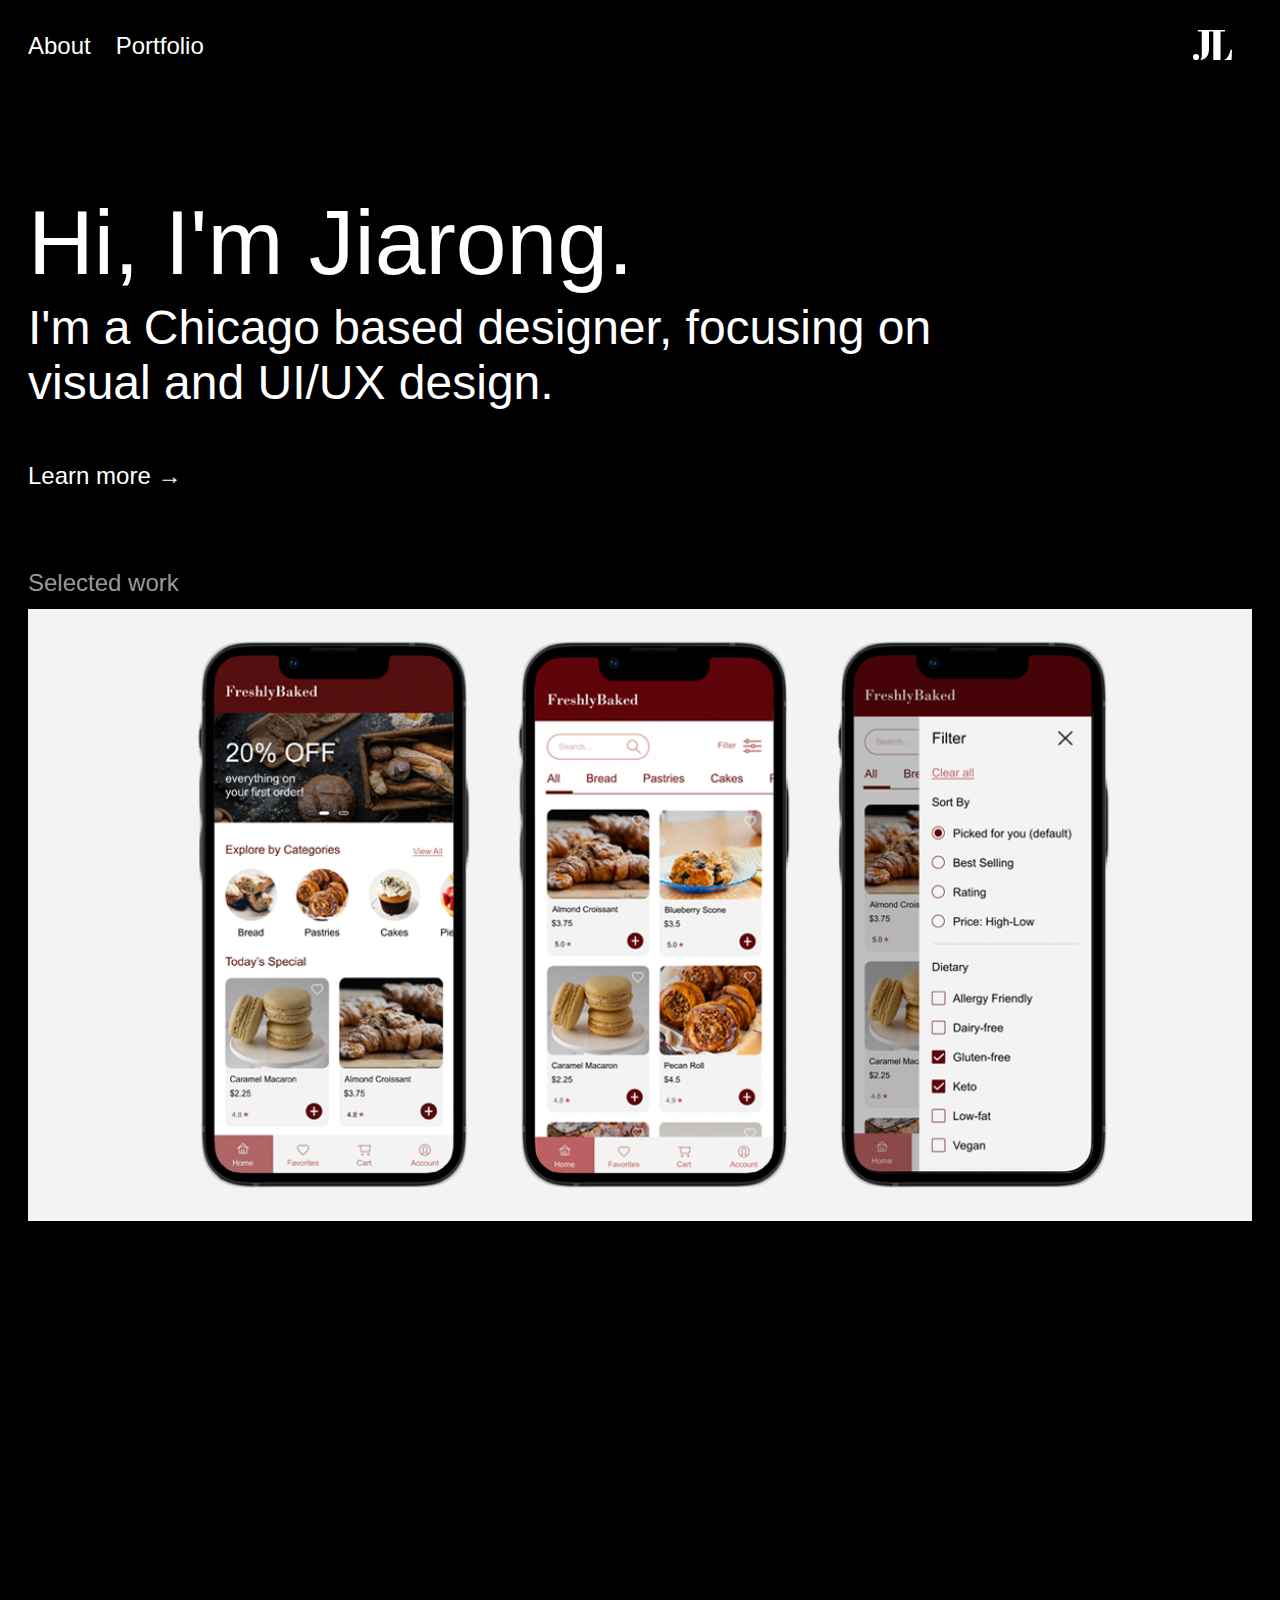
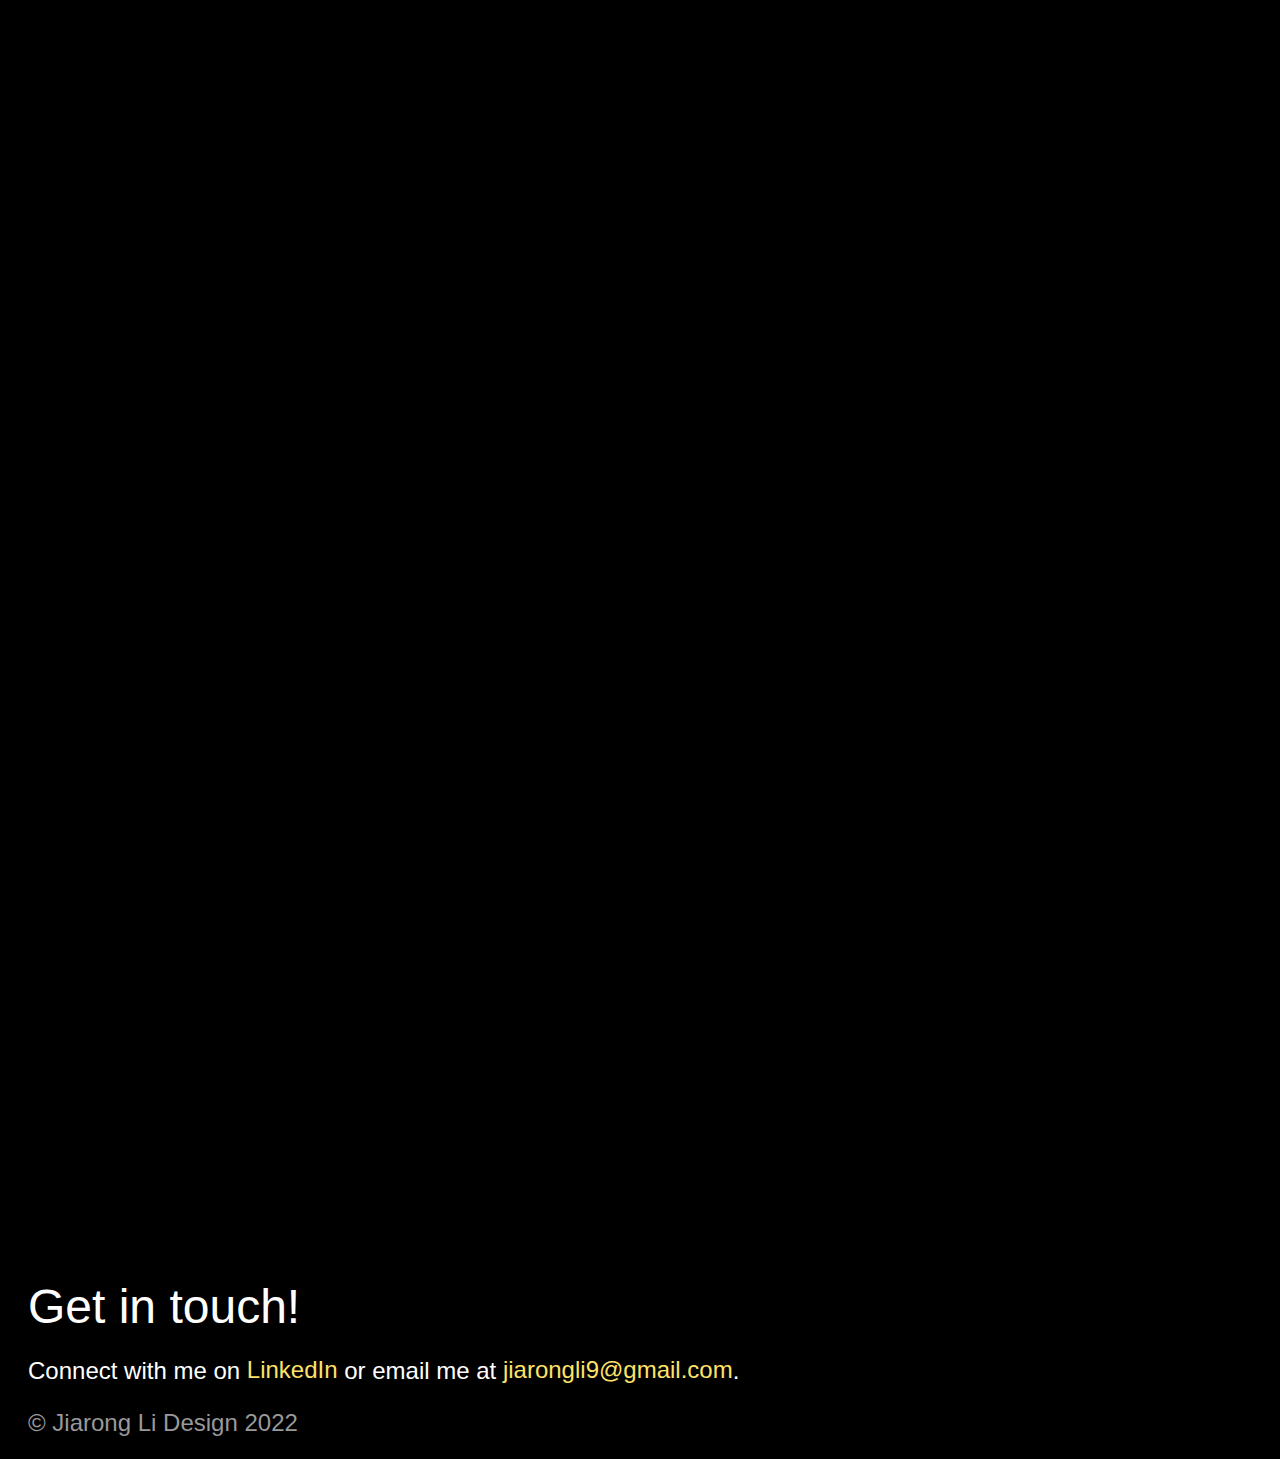
<file: index.html>
<!doctype html>
<html>
<head>
	<link rel="stylesheet" href="styles.css">
	<meta charset="UTF-8" name="viewport" content="width=device-width, initial-scale=1.0">
	<title>JL Portfolio</title>
	<link rel="icon" type="image/x-icon" href="img/logo-jl-icon.svg">
	
</head>

<body>
	<main>
		<nav id="nav">
			<a href="about.html">About</a>
			<a href="#portfolio">Portfolio</a>
			<span style="float: right;"><a href="index.html"><img src="img/logo-jl.svg" alt="jl-logo" height="30px"></a></span>
		</nav>
		

		<div class="text-container">
			<h1 style="padding-bottom: 10px; padding-top:50px;" class="text-animation">Hi, I'm Jiarong.</h1>
			<h2 style="padding-bottom: 50px;">I'm a Chicago based designer, focusing on visual and UI/UX design.</h2>
			<p><a href="about.html">Learn more &#8594;</a></p>
		</div>

		<section id="portfolio">
			<p style="margin:10px 20px; color: #999; padding-top:25px;">Selected work</p>

			<div class="img-container" style="margin-top:10px;">
				<div class="fade-in"><img src="img/bakery_app.png" alt="FreshlyBaked" style="width:100%; height:auto;"></div>
				<div style="margin-top:20px;" class="fade-in">
					<p style="padding-bottom: 10px; "><a href="freshlybaked.html">FreshlyBaked &#8594;</a></p>
					<p style="color:#999">Designing an intuitive ordering app for a fancy bakery</p>
				</div>
			</div>
			
			<div class="img-container">
				<div class="fade-in"><img src="img/Apogem.png" alt="Apogem Capital" style="width:100%; height:auto;"></div>
				<div style="margin-top:20px;" class="fade-in">
					<p style="padding-bottom: 10px; "><a href="apogem.html">Apogem Capital &#8594;</a></p>
					<p style="color:#999">Creating a responsive website for a leading alternatives investor</p>
				</div>
			</div>

			<div class="img-container">
				<div class="fade-in"><img src="img/OneOnOne_Website.png" alt="One On One" style="width:100%; height:auto;"></div>
				<div style="margin-top:20px;" class="fade-in">
					<p style="padding-bottom: 10px; "><a href="oneonone.html">One On One &#8594;</a></p>
					<p style="color:#999">Setting a new design standard for a non-profit organization</p>
				</div>
			</div>

			<div class="img-container">
				<div class="fade-in"><img src="img/Soluna.png" alt="Soluna Living" style="width:100%; height:auto;"></div>
				<div style="margin-top:20px;" class="fade-in">
					<p style="padding-bottom: 10px; "><a href="soluna.html">Soluna Living&#8594;</a></p>
					<p style="color:#999">Developing and launching a unique brand for a contemporary art gallery</p>
				</div>
			</div>

			<div class="img-container">
				<div class="fade-in"><img src="img/SchillerDuCanto_Responsive.png" alt="Schiller DuCanto &amp; Fleck" style="width:100%; height:auto;"></div>
				<div style="margin-top:20px;" class="fade-in">
					<p style="padding-bottom: 10px; "><a href="schiller.html">Schiller DuCanto &amp; Fleck &#8594;</a></p>
					<p style="color:#999">Modernized the brand and marketing strategy of a family law firm</p>
				</div>
			</div>


		</section>
		
		<footer>
			<h2>Get in touch!</h2>
			<p style="padding-top:20px;">Connect with me on <a href="https://www.linkedin.com/in/jiarongli9/" style="color:#FFE268">LinkedIn</a> or email me at <a href="mailto:jiarongli9@gmail.com" style="color:#FFE268">jiarongli9@gmail.com</a>.</p>
			<p style="color:#999; padding-top: 20px;">&copy; Jiarong Li Design 2022</p>
		</footer>
		
		</main>
		<script src="script.js"></script>
		
</body>
</html>
</file>
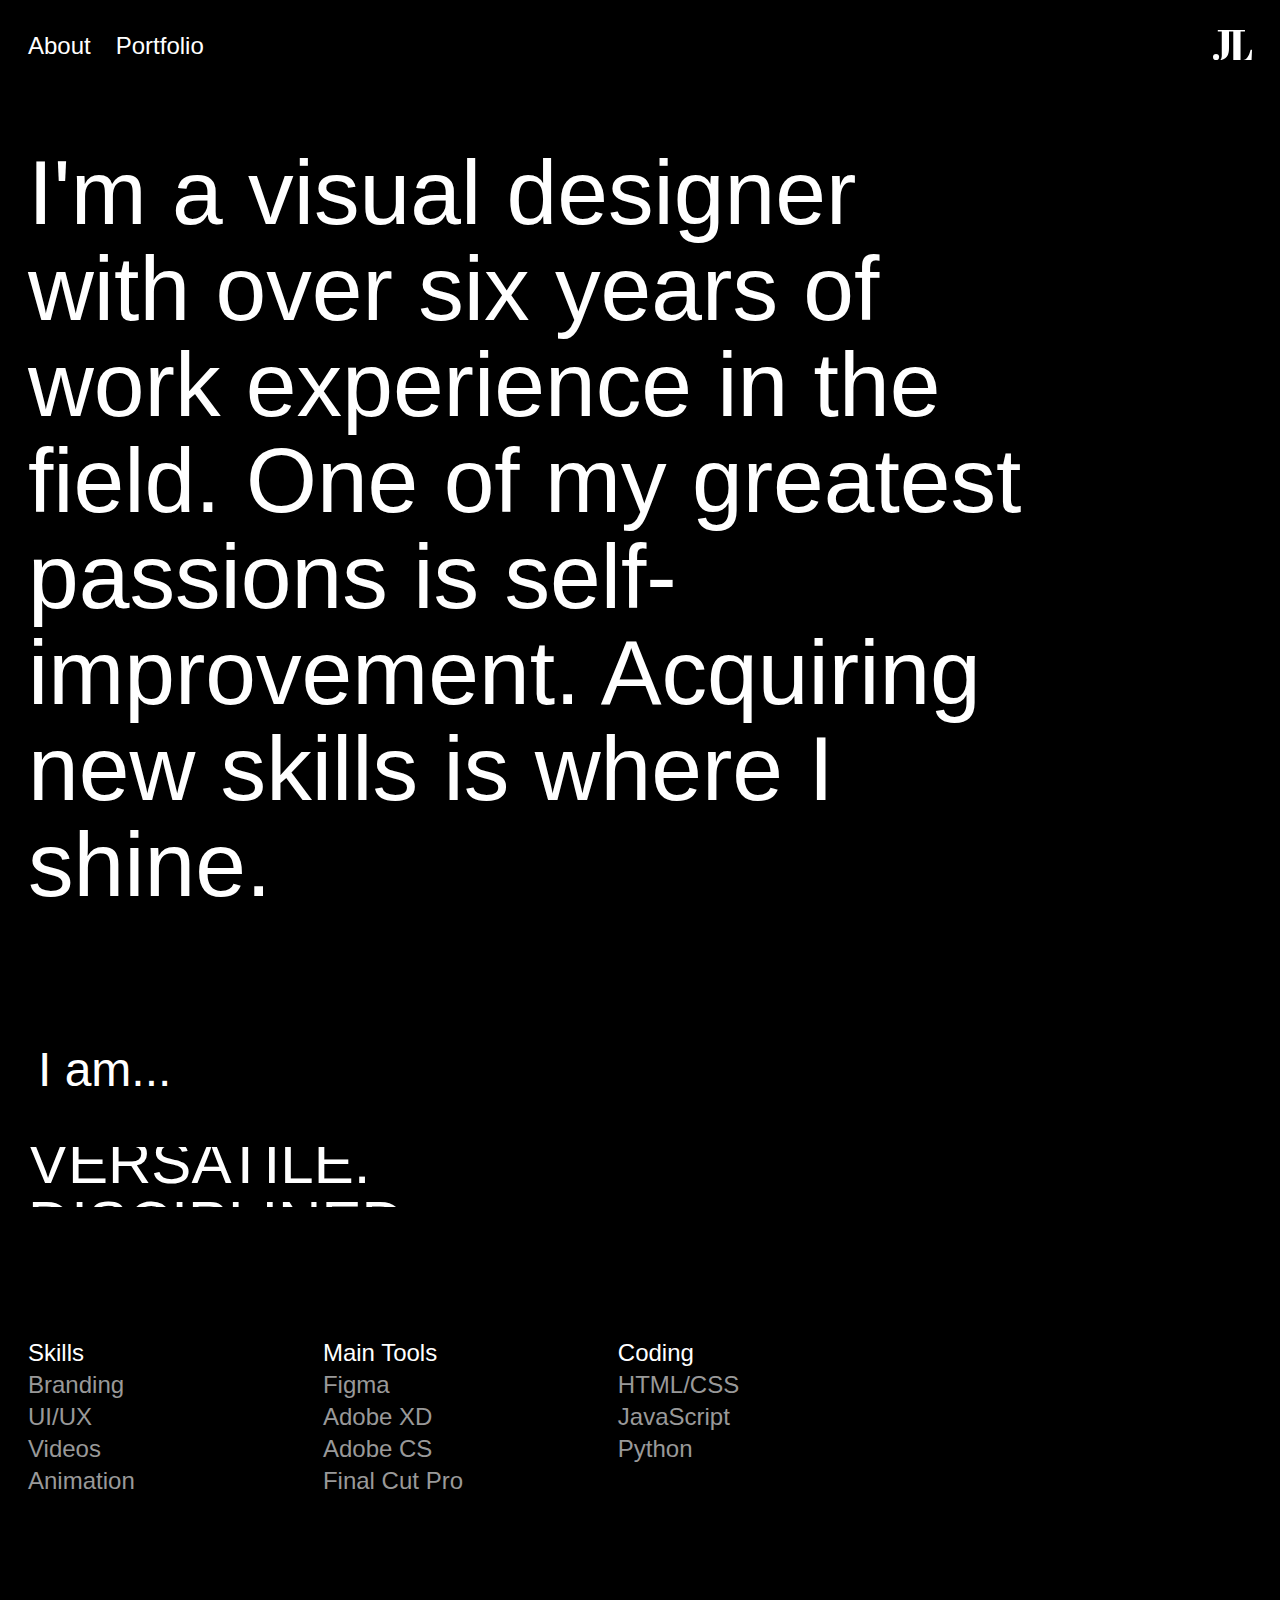
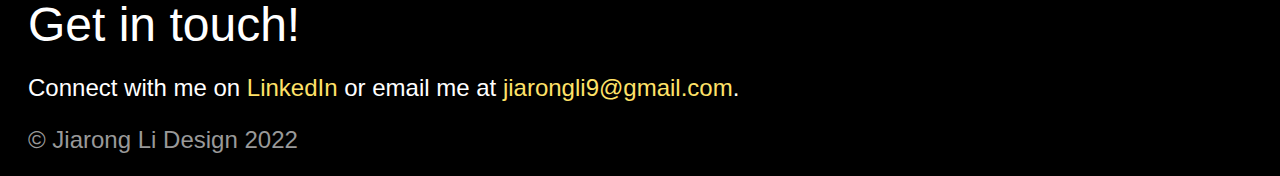
<file: about.html>
<!doctype html>
<html>
<head>
	 <link rel="stylesheet" href="styles.css">
	<meta charset="UTF-8" name="viewport" content="width=device-width, initial-scale=1.0">
	<title>JL Portfolio</title>
	<link rel="icon" type="image/x-icon" href="img/logo-jl-icon.svg">
	
</head>

<body>
	<main>
		<nav id="nav">
			<a href="About.html">About</a>
			<a href="index.html#portfolio">Portfolio</a>
			<span style="float: right;"><img src="img/logo-jl.svg" alt="jl-logo" height="30px"></span>
		</nav>
		

		<div class="text-container">
			<h1 style="padding-bottom: 30px;">I'm a visual designer with over six years of work experience in the field. One of my greatest passions is self-improvement. Acquiring new skills is where I shine.</h1>
			<!--<p>Resume &#8594;</p>-->
		</div>

		<div style="margin-left:30px; padding-top: 50px;">
			<h2 style="padding-bottom: 0px;">I am...</h2>
		</div>
		<header>
			<ul class="t">
				<li>Versatile.</li>
				<li>Disciplined.</li>
				<li>Efficient.</li>
				<li>Industrious.</li>
				<li>Resourceful.</li>
			</ul>
		</header>

		
		
		<div class="text-container col-0">
			<table style="width:100%;">
				<tr>
					<th style="width:33%">Skills</th>
					<th style="width:33%">Main Tools</th>
					<th style="width:33%">Coding</th>
				</tr>
				<tr>
					<td style="width:33%">Branding<br>UI/UX<br>Videos<br>Animation</td>
					<td style="width:33%">Figma<br>Adobe XD<br>Adobe CS<br>Final Cut Pro</td>
					<td style="width:33%">HTML/CSS<br>JavaScript<br>Python</td>
				</tr>
			</table>
		</div>
		<!---->

		
		<footer style="padding-top:50px;">
			<h2>Get in touch!</h2>
			<p style="padding-top:20px;">Connect with me on <a href="https://www.linkedin.com/in/jiarongli9/" style="color:#FFE268">LinkedIn</a> or email me at <a href="mailto:jiarongli9@gmail.com" style="color:#FFE268">jiarongli9@gmail.com</a>.</p>
			<p style="color:#999; padding-top: 20px;">&copy; Jiarong Li Design 2022</p>
		</footer>
		
		</main>
		<script src="script.js"></script>
		
</body>
</html>
</file>
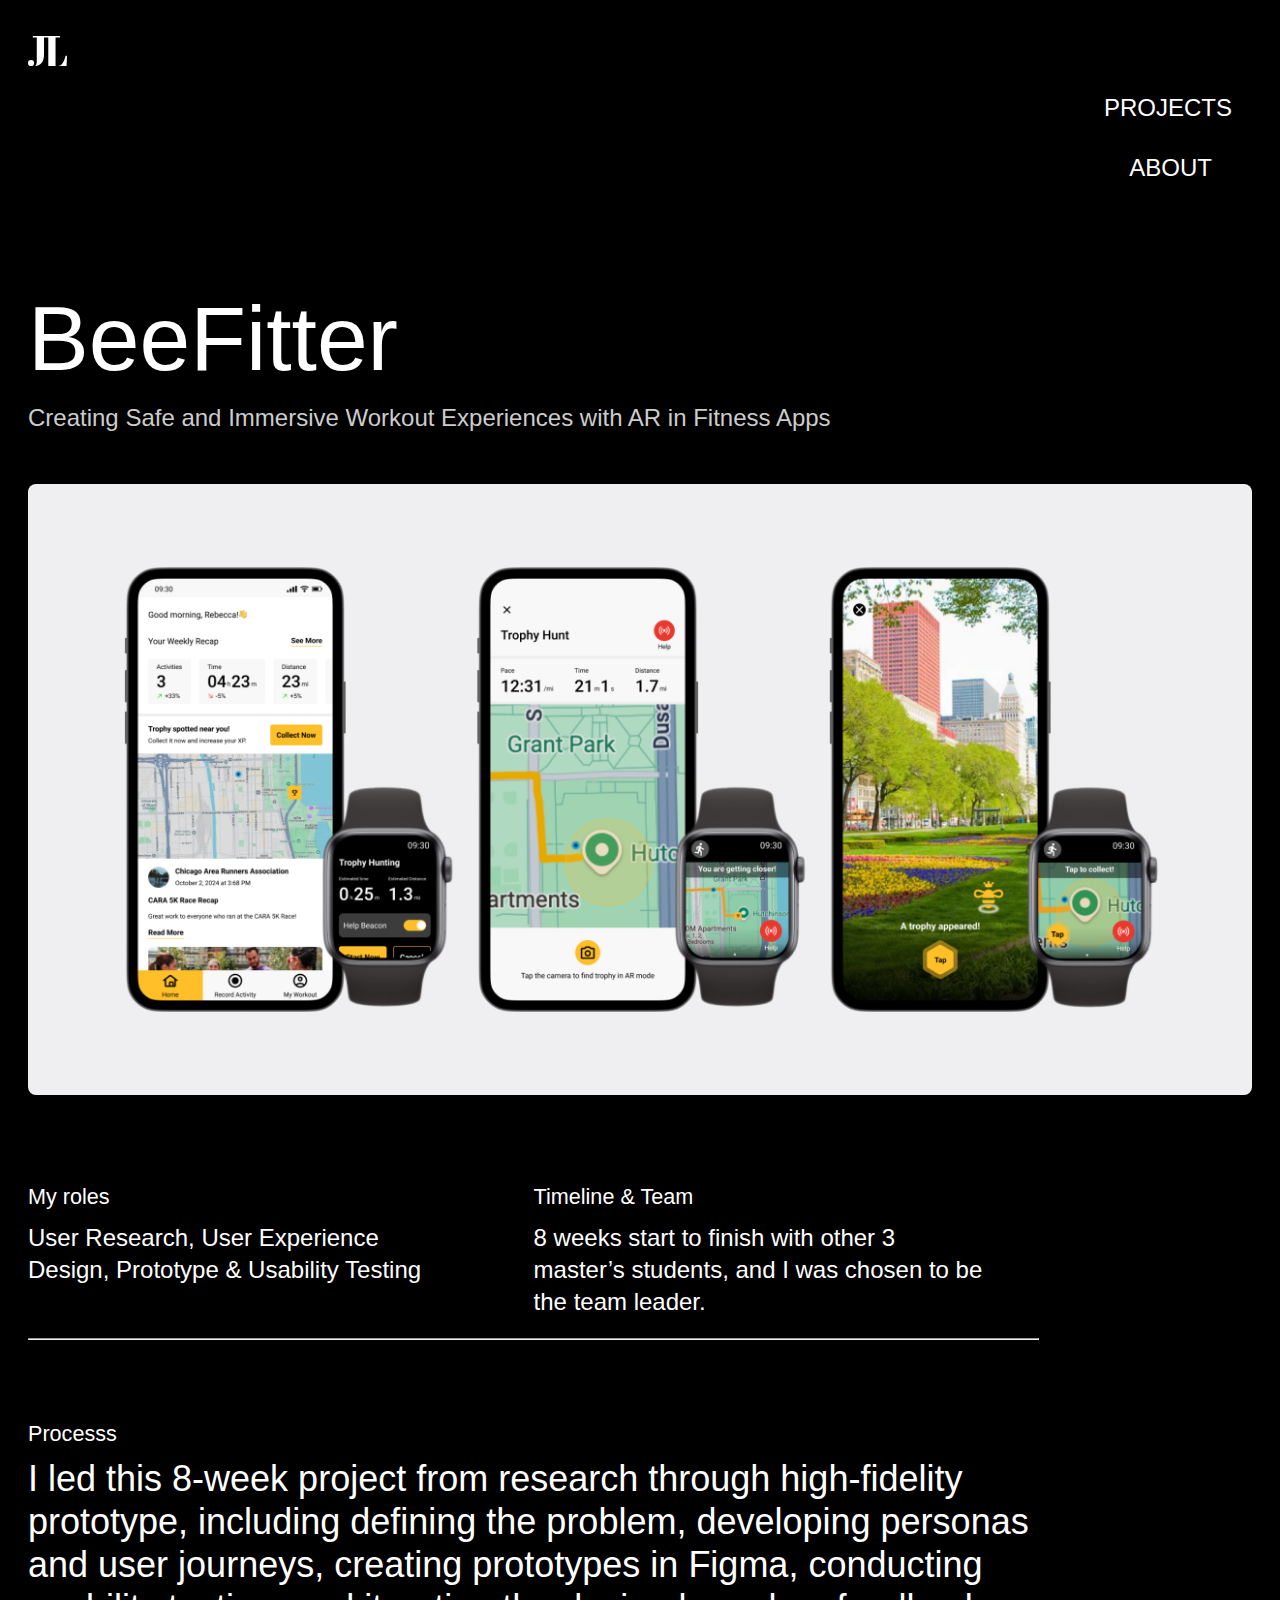
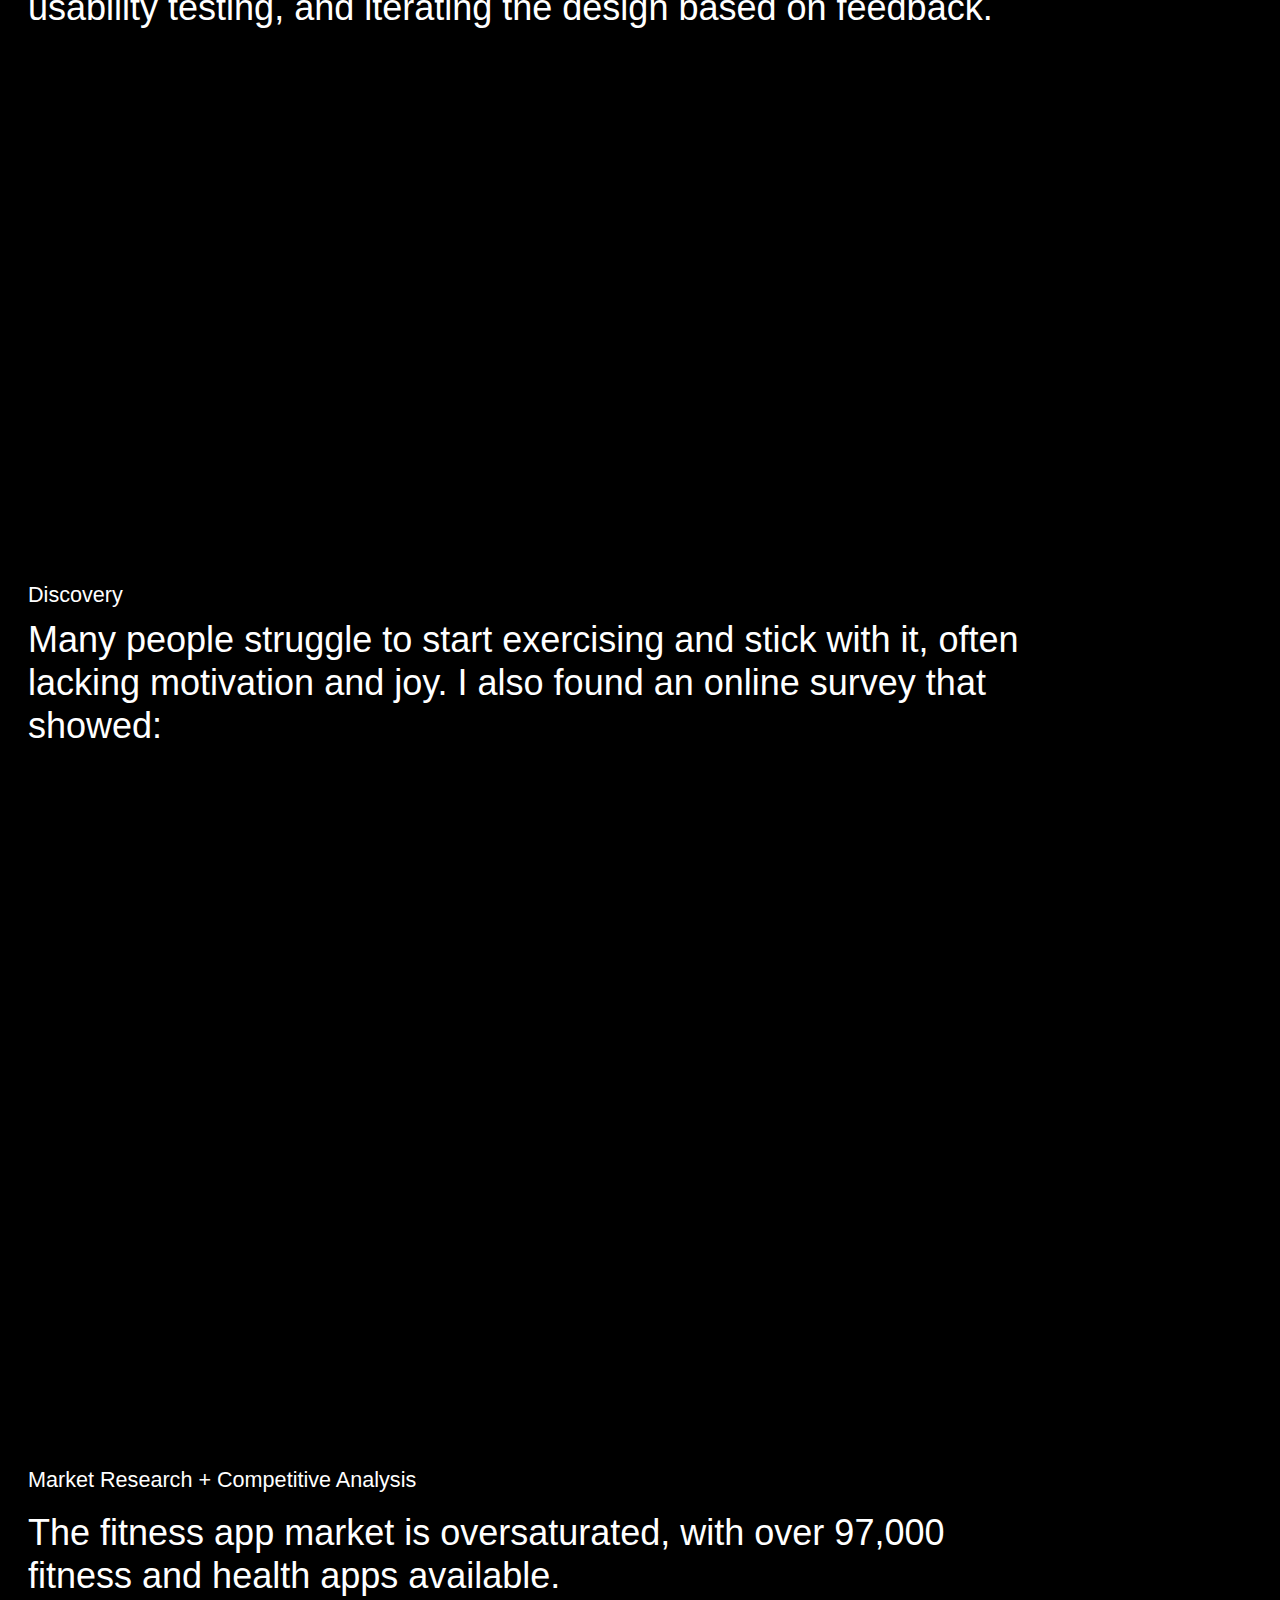
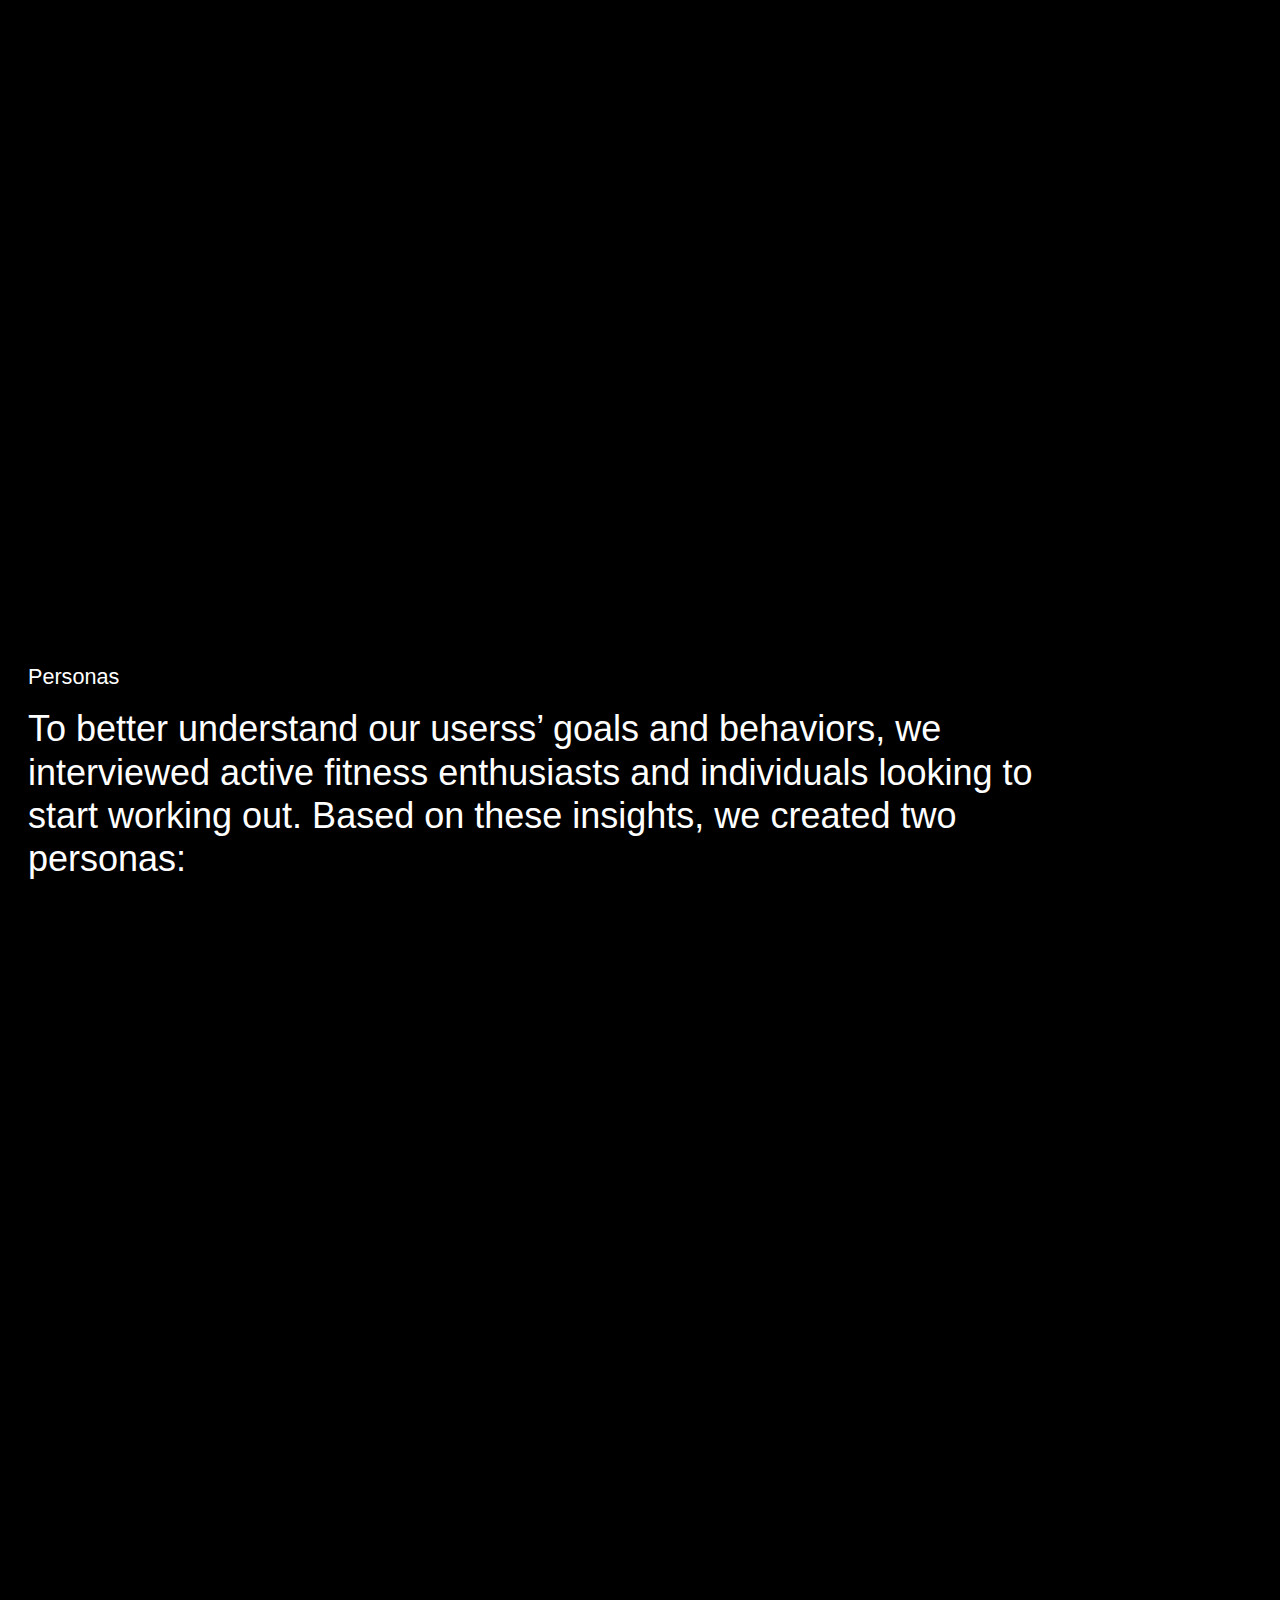
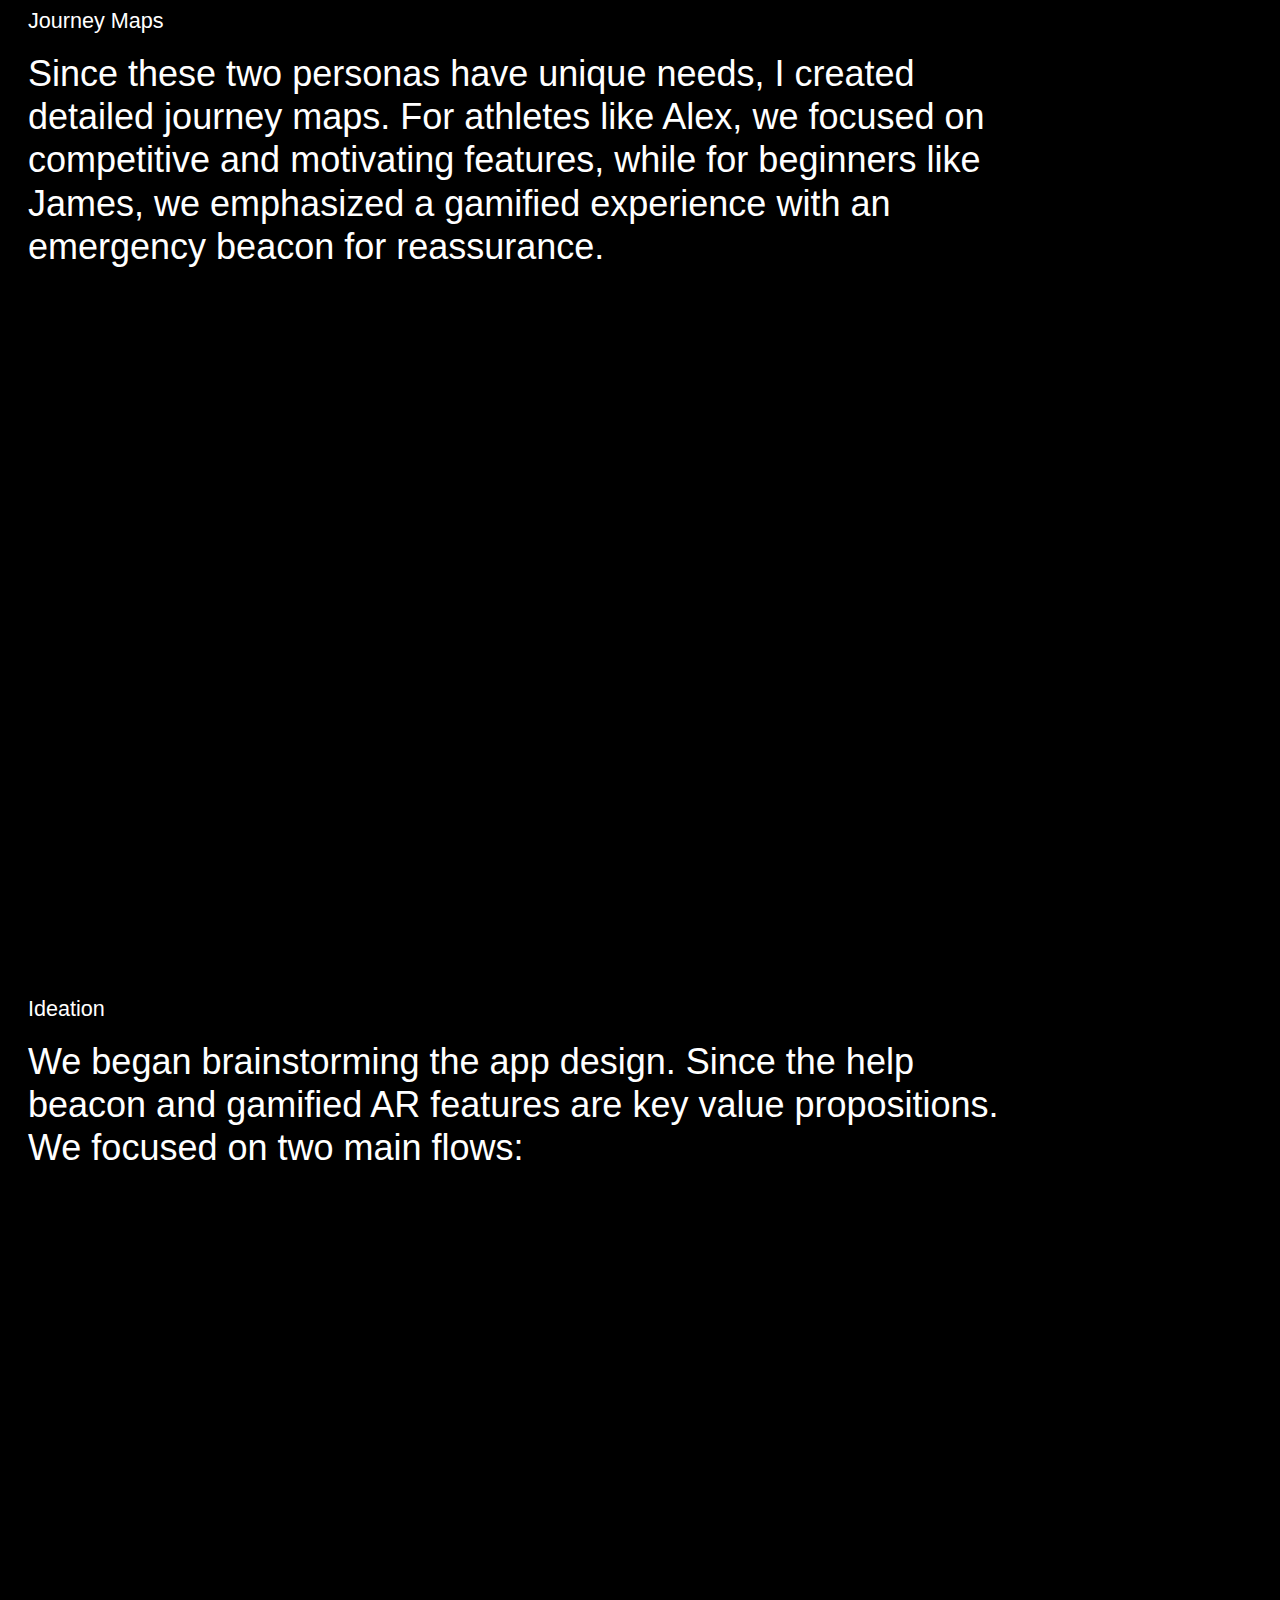
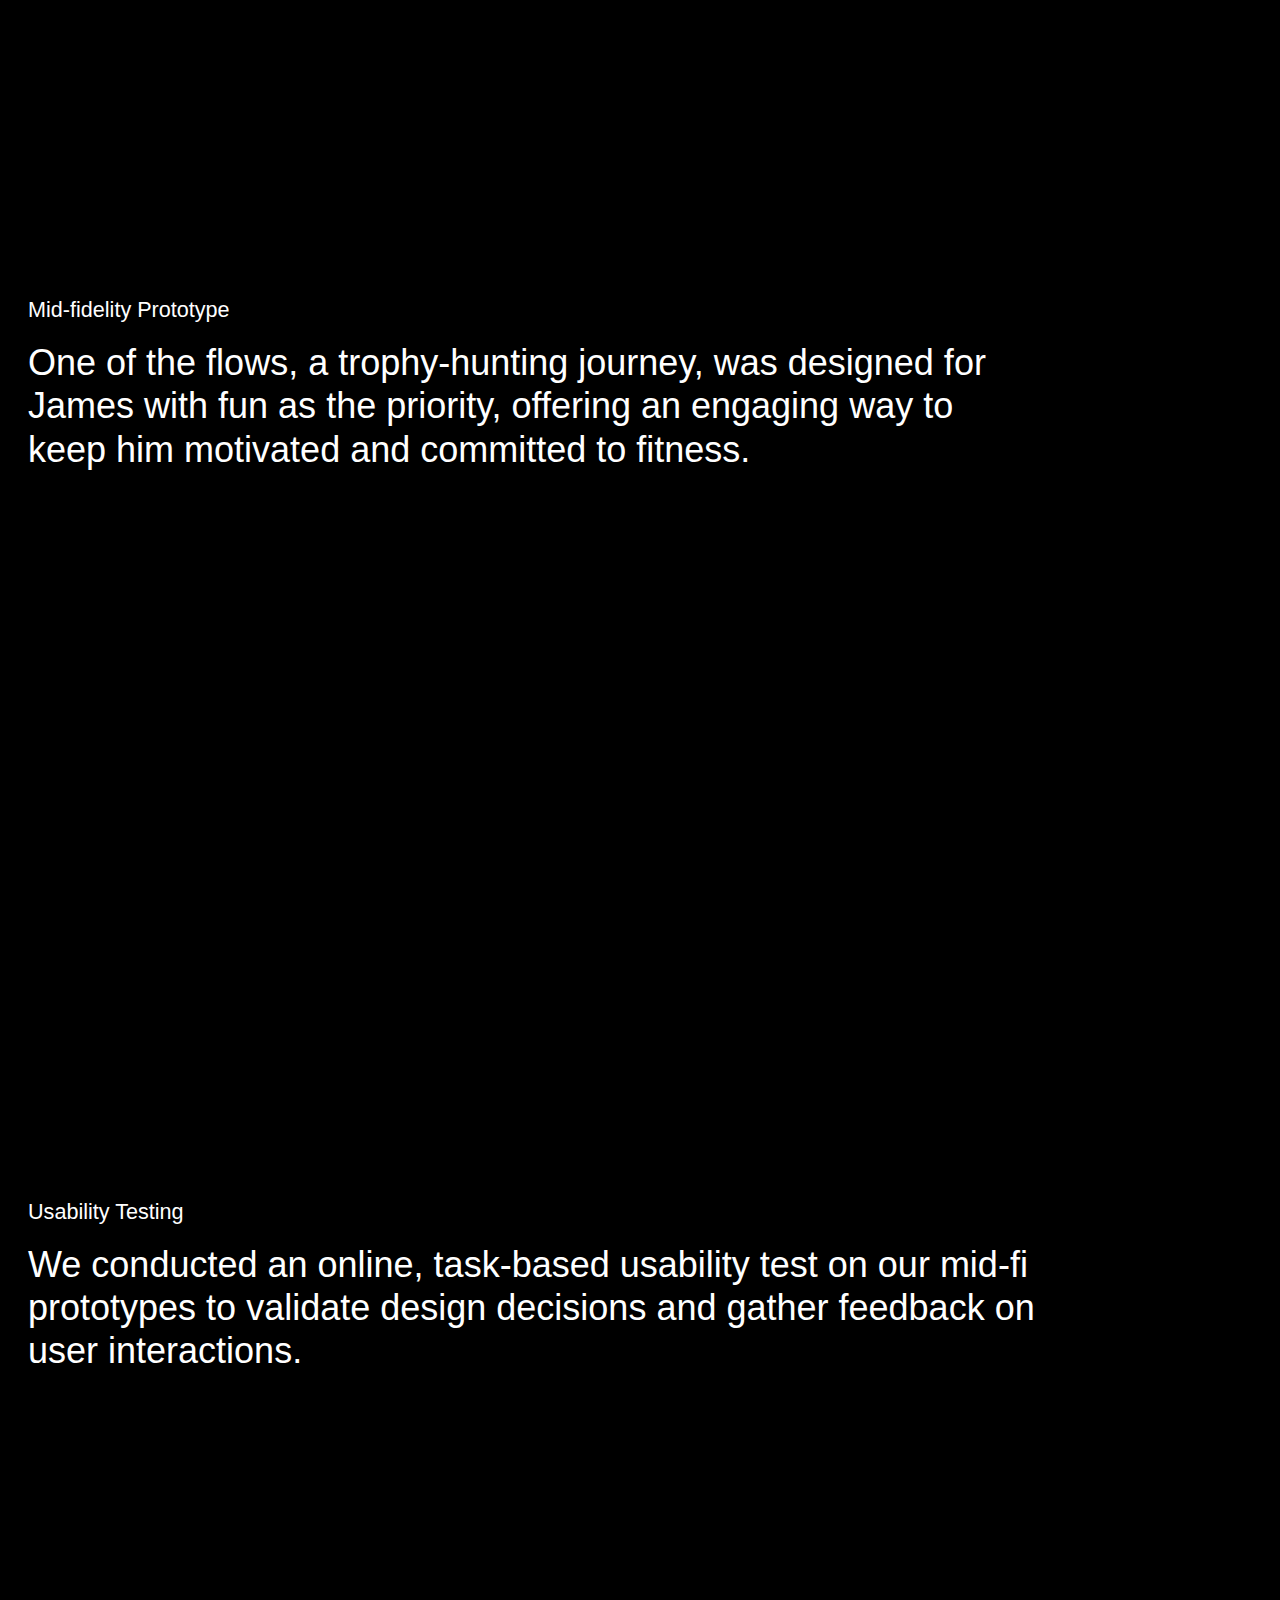
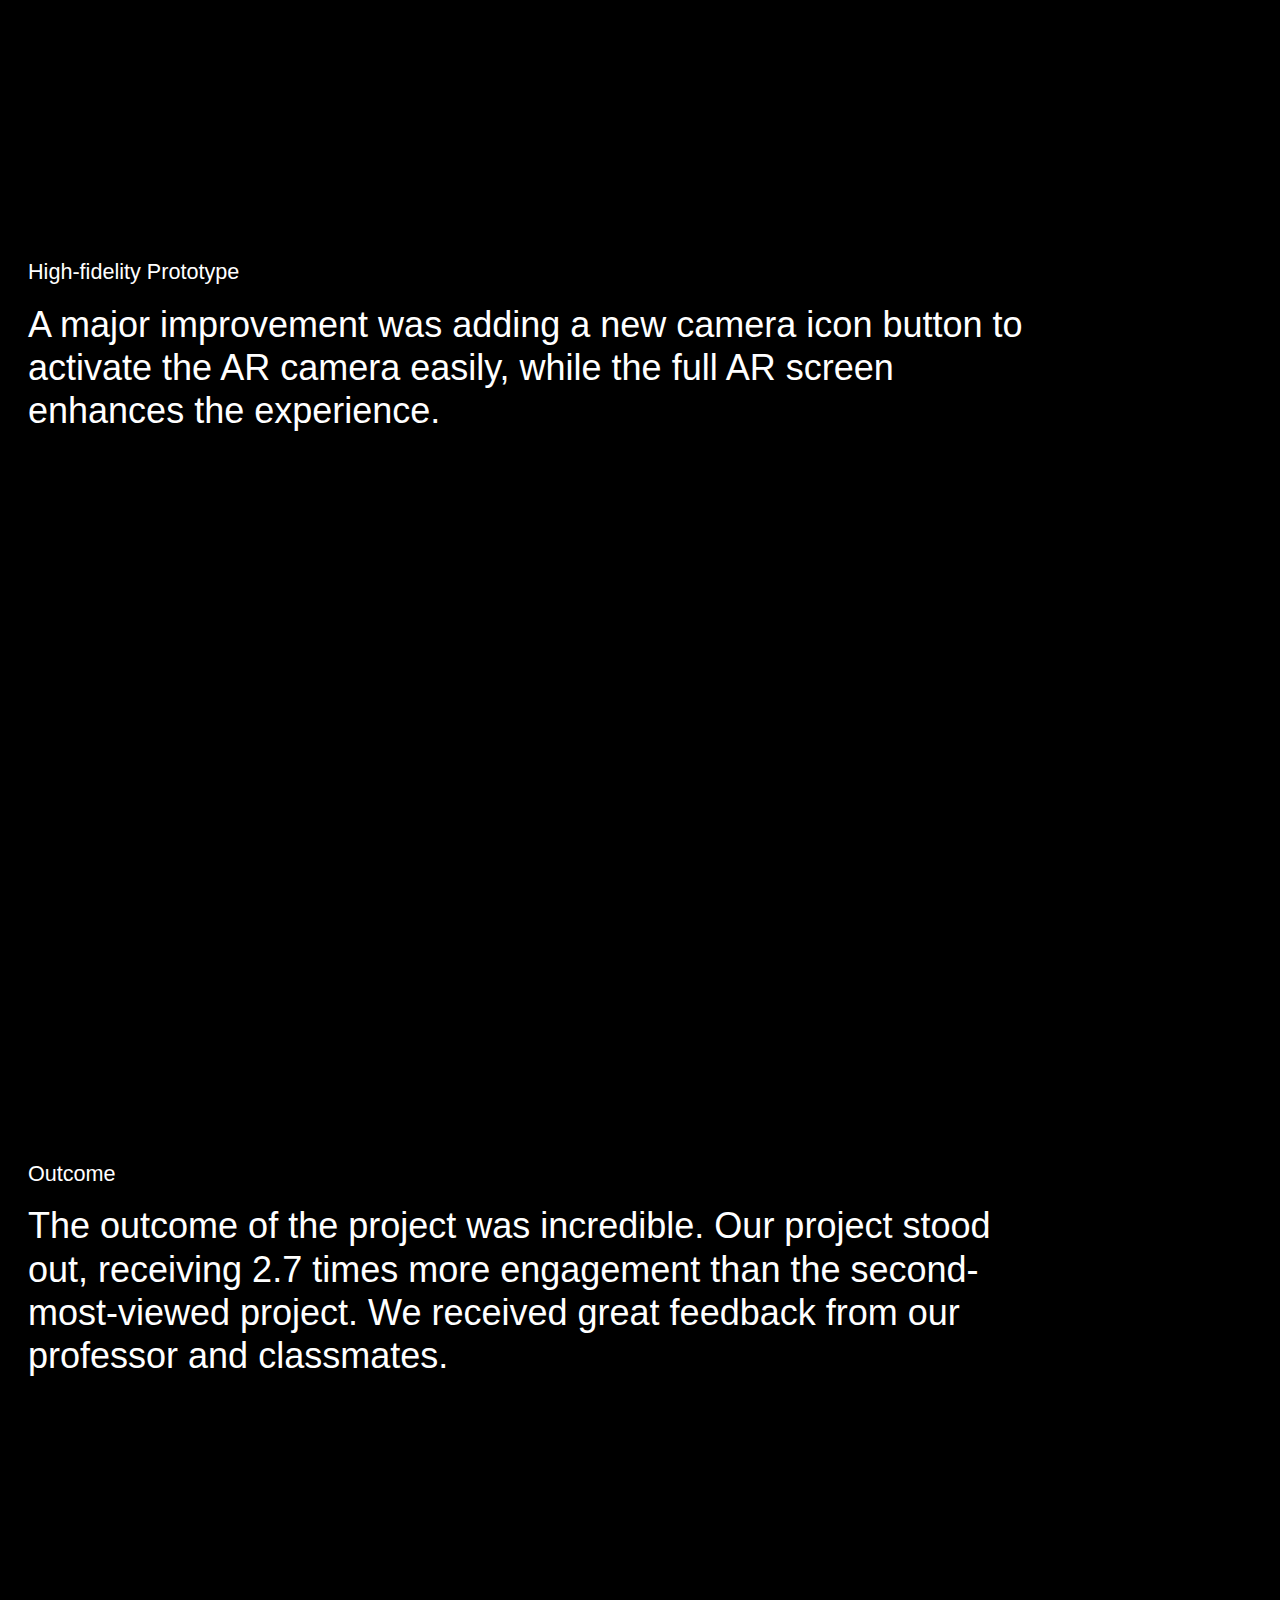
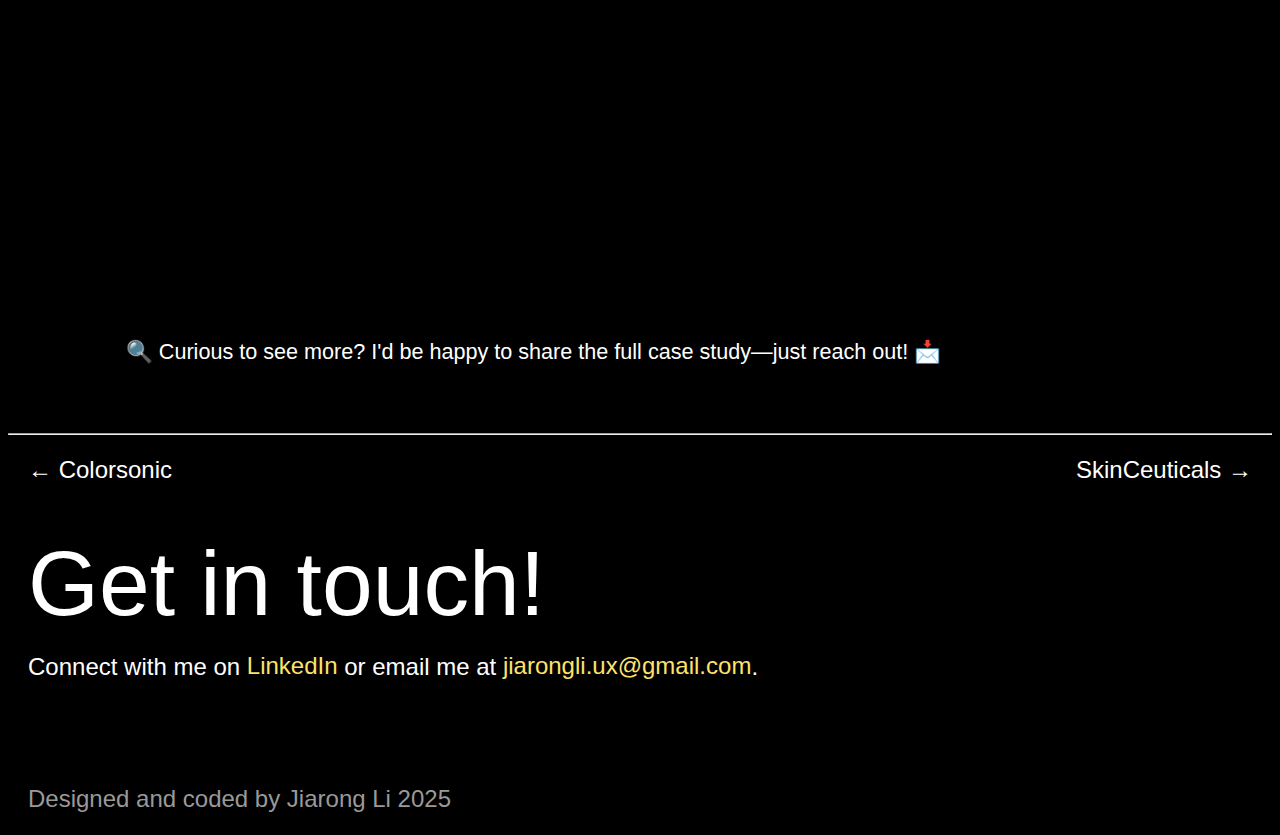
<file: beefitter.html>
<!doctype html>
<html>
<head>
	 <link rel="stylesheet" href="styles.css">
	<meta charset="UTF-8" name="viewport" content="width=device-width, initial-scale=1.0">
	<title>JL Portfolio</title>
	<link rel="icon" type="image/x-icon" href="img/logo-jl-icon.svg">
	
</head>

<body>
	<main>
		<nav id="nav">
			<ul style="height:auto;">
				<li><span><a href="index.html" class="text-link"><img src="img/logo-jl.svg" alt="jl-logo" height="30px" ></a></span></li>
				<li><a style="float: right; " href="index.html#projects" class="text-link">Projects</a></li>
				<li><a style="float: right; margin-right: 40px;" href="about.html" class="text-link">About</a></li>
			</ul>
		</nav>
		
		<div class="text-container">
			<h1 style="padding-bottom: 16px;">BeeFitter</h1>
			<p style="color:#ccc">Creating Safe and Immersive Workout Experiences with AR in Fitness Apps</p>
		</div>

		<div class="img-container" >
			<div class="fade-in"><img src="img/BeeFitter-Cover.png" alt="SkinCeuticals Cover Image" style="width:100%; height:auto; border-radius: 8px;"></div>
		</div>

		<div class="text-container">
			<div class="col-2">
				<h4>My roles</h4>
				<p style="padding-bottom:20px; padding-right:20px;">User Research, User Experience Design, Prototype & Usability Testing</p>
			</div>
			<div class="col-2">
				<h4>Timeline & Team</h4>
				<p style="padding-bottom:20px;">8 weeks start to finish with other 3 master&rsquo;s students, and I was chosen to be the team leader.</p>
			</div>
			<hr>
		</div>

		<div class="text-container">
			<h4 style="padding-bottom:8px;">Processs</h4>
			<h3>I led this 8-week project from research through high-fidelity prototype, including defining the problem, developing personas and user journeys, creating prototypes in Figma, conducting usability testing, and iterating the design based on feedback.</h3>
		</div>

		<div class="img-container" >
			<div class="fade-in"><img src="img/BeeFitter-Process.png" alt="BeeFitter Process" style="width:100%; height:auto; border-radius: 8px;"></div>
		</div>


		<div class="text-container">
			<h4 style="padding-bottom:8px;">Discovery</h4>
			<h3>Many people struggle to start exercising and stick with it, often lacking motivation and joy. I also found an online survey that showed:</h3>
		</div>

		<div class="img-container" >
			<div class="fade-in"><img src="img/BeeFitter-Discovery.png" alt="BeeFitter Discovery" style="width:100%; height:auto; border-radius: 8px;"></div>
		</div>

		<div class="text-container">
			<h4 style="padding-bottom:8px;">Market Research + Competitive Analysis</h4>
			<h3 style="padding:8px 0px;">The fitness app market is oversaturated, with over 97,000 fitness and health apps available.</h3>
		</div>

		<div class="img-container" >
			<div class="fade-in"><img src="img/BeeFitter-Competitive.png" alt="BeeFitter Competitive Analysis" style="width:100%; height:auto; border-radius: 8px;"></div>
		</div>

		<div class="text-container">
			<h4 style="padding-bottom:8px;">Personas</h4>
			<h3 style="padding:8px 0px;">To better understand our userss&rsquo; goals and behaviors, we interviewed active fitness enthusiasts and individuals looking to start working out. Based on these insights, we created two personas:</h3>
		</div>

		<div class="img-container" >
			<div class="fade-in"><img src="img/BeeFitter-Personas.png" alt="BeeFitter Personas" style="width:100%; height:auto; border-radius: 8px;"></div>
		</div>

		<div class="text-container">
			<h4 style="padding-bottom:8px;">Journey Maps</h4>
			<h3 style="padding:8px 0px;">Since these two personas have unique needs, I created detailed journey maps. For athletes like Alex, we focused on competitive and motivating features, while for beginners like James, we emphasized a gamified experience with an emergency beacon for reassurance.</h3>
		</div>

		<div class="img-container" >
			<div class="fade-in"><img src="img/BeeFitter-JourneyMap.png" alt="BeeFitter Journey Maps" style="width:100%; height:auto; border-radius: 8px;"></div>
		</div>

		<div class="text-container">
			<h4 style="padding-bottom:8px;">Ideation</h4>
			<h3 style="padding:8px 0px;">We began brainstorming the app design. Since the help beacon and gamified AR features are key value propositions. We focused on two main flows:</h3>
		</div>

		<div class="img-container" >
			<div class="fade-in"><img src="img/BeeFitter-Ideation.png" alt="BeeFitter Ideation" style="width:100%; height:auto; border-radius: 8px;"></div>
		</div>


		<div class="text-container">
			<h4 style="padding-bottom:8px;">Mid-fidelity Prototype</h4>
			<h3 style="padding:8px 0px;">One of the flows, a trophy-hunting journey, was designed for James with fun as the priority, offering an engaging way to keep him motivated and committed to fitness.</h3>
		</div>

		<div class="img-container" >
			<div class="fade-in"><img src="img/BeeFitter-Second Flow.png" alt="BeeFitter Second Flow" style="width:100%; height:auto; border-radius: 8px;"></div>
		</div>

		<div class="text-container">
			<h4 style="padding-bottom:8px;">Usability Testing</h4>
			<h3 style="padding:8px 0px;">We conducted an online, task-based usability test on our mid-fi prototypes to validate design decisions and gather feedback on user interactions.</h3>
		</div>

		<div class="img-container" >
			<div class="fade-in"><img src="img/BeeFitter-Test.png" alt="BeeFitter Test" style="width:100%; height:auto; border-radius: 8px;"></div>
		</div>

		<div class="text-container">
			<h4 style="padding-bottom:8px;">High-fidelity Prototype</h4>
			<h3 style="padding:8px 0px;">A major improvement was adding a new camera icon button to activate the AR camera easily, while the full AR screen enhances the experience.</h3>
		</div>

		<div class="img-container" >
			<div class="fade-in"><img src="img/BeeFitter-Hifi-2.png" alt="BeeFitter Hifi 2" style="width:100%; height:auto; border-radius: 8px;"></div>
		</div>

		<div class="text-container">
			<h4 style="padding-bottom:8px;">Outcome</h4>
			<h3 style="padding:8px 0px;">The outcome of the project was incredible. Our project stood out, receiving 2.7 times more engagement than the second-most-viewed project. We received great feedback from our professor and classmates.</h3>
		</div>

		<div class="img-container" >
			<div class="fade-in"><img src="img/BeeFitter-Outcome.png" alt="BeeFitter Outcome" style="width:100%; height:auto; border-radius: 8px;"></div>
		</div>

		<div class="text-container">
			<h4 style="padding:16px; text-align: center;">🔍 Curious to see more? I&apos;d be happy to share the full case study—just reach out! 📩</h4>
		</div>

			
		</div>
		<hr>

		<div>
			<p style="float:left; padding:20px;"><a href="colorsonic.html" class="text-link">&#8592; Colorsonic</a></p>
			<p style="float:right; padding:20px;"><a href="skinceuticals.html" class="text-link">SkinCeuticals &#8594;</a></p>
		</div>

		
		<footer>
			<h1>Get in touch!</h1>
			<p style="padding-top:20px;">Connect with me on <a href="https://www.linkedin.com/in/jiarongli9/" style="color:#FFE268" class="text-link">LinkedIn</a> or email me at <a href="mailto:jiarongli.ux@gmail.com" class="text-link" style="color:#FFE268">jiarongli.ux@gmail.com</a>.</p>
			<p style="color:#999; padding-top: 100px;">Designed and coded by Jiarong Li 2025</p>
		</footer>
		
		</main>
		<script src="script.js"></script>
		
</body>
</html>
</file>
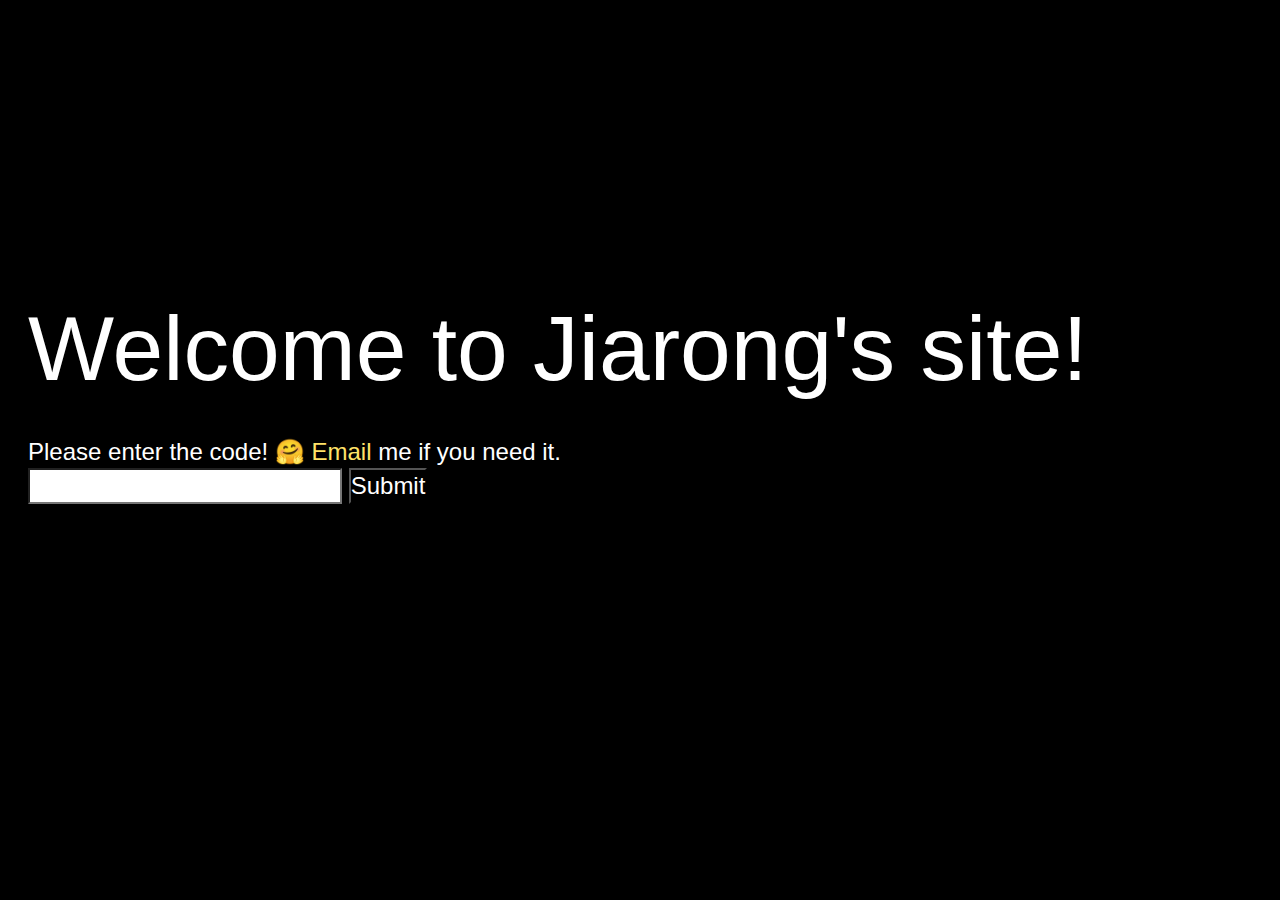
<file: colorsonic.html>
<!doctype html>
<html>
<head>
	 <link rel="stylesheet" href="styles.css">
	<meta charset="UTF-8" name="viewport" content="width=device-width, initial-scale=1.0">
	<title>JL Portfolio</title>
	<link rel="icon" type="image/x-icon" href="img/logo-jl-icon.svg">
	<script>
        document.addEventListener('DOMContentLoaded', (event) => {
            if (!sessionStorage.getItem('authenticated')) {
                window.location.href = 'password.html?page=project1.html';
            }
        });
    </script>
	
</head>

<body>
	<main>
		<nav id="nav">
			<ul style="height:auto;">
				<li><span><a href="index.html"><img src="img/logo-jl.svg" alt="jl-logo" height="30px" ></a></span></li>
				<li><a style="float: right; " href="index.html#projects">Projects</a></li>
				<li><a style="float: right; margin-right: 40px;" href="about.html">About</a></li>
			</ul>
		</nav>	
		

		<div class="text-container">
			<p style="padding-bottom: 16px;">Colorsonic</p>
			<h1>Explore the first-of-its-kind hair color device through a phygital experience</h1>
		</div>

		<div class="img-container" >
			<div class="fade-in"><img src="img/colorsonic-intro.png" alt="ColorSonic Mobile" style="float:right; width:80%; height:auto; border-radius: 8px;"></div>
		</div>

		<div class="text-container row" style="clear: right; padding-top: 5rem;">
			<p class="col-1">Overview</p>
			<h3 class="col-3">Colorsonic is an at-home hair color device developed by L'Oréal Paris. The task was to create a digital-first, elevated consumer experience to successfully launch the device.<br><br>I assisted in the request for proposal (RFP) phase by exploring and establishing the design direction, as well as building and prototyping the full pages for both mobile and desktop, which led us to win the bid.</h3>
			<br>
		</div>

		<div class="img-container" >
			<div class="fade-in"><img src="img/colorsonic-concepts.png" alt="ColorSonic Concepts" style="width:100%; height:auto; border-radius: 8px;"></div>
		</div>

		<div class="text-container row">
			<p class="col-1">Challenge</p>
			<h3 class="col-3">Facing time and resource constraints, we deviated from the usual design process. To meet the RFP deadline, we quickly defined the basic page structure, selected key features, and moved into visual design ASAP.</h3>
			<br>
		</div>

		<div class="img-container" >
			<div class="fade-in"><img src="img/colorsonic-initial-flow.png" alt="ColorSonic Initial Flow" style="width:100%; height:auto; border-radius: 8px;"></div>
		</div>

		<div class="text-container row">
			<p class="col-1">Design Validation</p>
			<h3 class="col-3">With the client's approval, the team developed a test plan to gather first impressions on the proposed landing page. We learned that several modules were not found helpful and were confusing to users. As a result, we iterated our design through several rounds based on user feedback.</h3>
			<br>
		</div>


		<div class="img-container" >
			<div class="fade-in"><img src="img/colorsonic-mobile.png" alt="SkinCeuticals Concepts" style="width:100%; height:auto; border-radius: 8px;"></div>
		</div>

		<div class="text-container row">
			<p class="col-1">Hi-fi Prototype</p>
			<div class="col-3">
			<h3>We refined the design features and user flows with high-fidelity prototyping. It helped get better user feedback, validate the final design, and help devs build faster with fewer product development iterations.</h3>
			<br><br>
			<p style="padding-bottom: 0.5em;"><a href="https://www.figma.com/proto/n1QgvkBWhz7jIMku56RAKO/P?page-id=3%3A18456&node-id=3-21194&viewport=374%2C688%2C0.13&t=7X24RA4MdUBYSVLS-1&scaling=min-zoom&content-scaling=fixed" target="_blank">View mobile prototype &#8594;</a></p><br>
			<p style="padding-bottom: 0.5em;"><a href="https://www.figma.com/proto/n1QgvkBWhz7jIMku56RAKO/P?page-id=3%3A18456&node-id=3-21217&viewport=374%2C688%2C0.13&t=7X24RA4MdUBYSVLS-1&scaling=min-zoom&content-scaling=fixed" target="_blank">View desktop prototype &#8594;</a></p>
		</div>
		</div>


		<div class="img-container" >
			<div class="fade-in"><img src="img/colorsonic-desktop.png" alt="SkinCeuticals Style Guides" style="width:100%; height:auto; border-radius: 8px;"></div>
		</div>

		<div class="text-container row">
			<p class="col-1">Outcome + Impact</p>
			<h3 class="col-3">L'Oréal Paris successfully launched the landing page and product detail page (PDP) for ColorSonic in June 2024. 
				<br><br>
				Metrics will be available soon.</h3>
			
		</div>

		<hr>
		
		<div>
			<p style="float:left; padding:20px;"><a href="skinceuticals.html">&#8592; SkinCeuticals</a></p>
			<p style="float:right; padding:20px;"><a href="freshlybaked.html">FreshlyBaked &#8594;</a></p>
		</div>

		
		<footer>
			<h1>Get in touch!</h1>
			<p style="padding-top:20px;">Connect with me on <a href="https://www.linkedin.com/in/jiarongli9/" style="color:#FFE268">LinkedIn</a> or email me at <a href="mailto:jiarongli9@gmail.com" style="color:#FFE268">jiarongli9@gmail.com</a>.</p>
			<p style="color:#999; padding-top: 100px;">Designed and coded by Jiarong Li 2024</p>
		</footer>
		
		</main>
		<script src="script.js"></script>
		
</body>
</html>
</file>
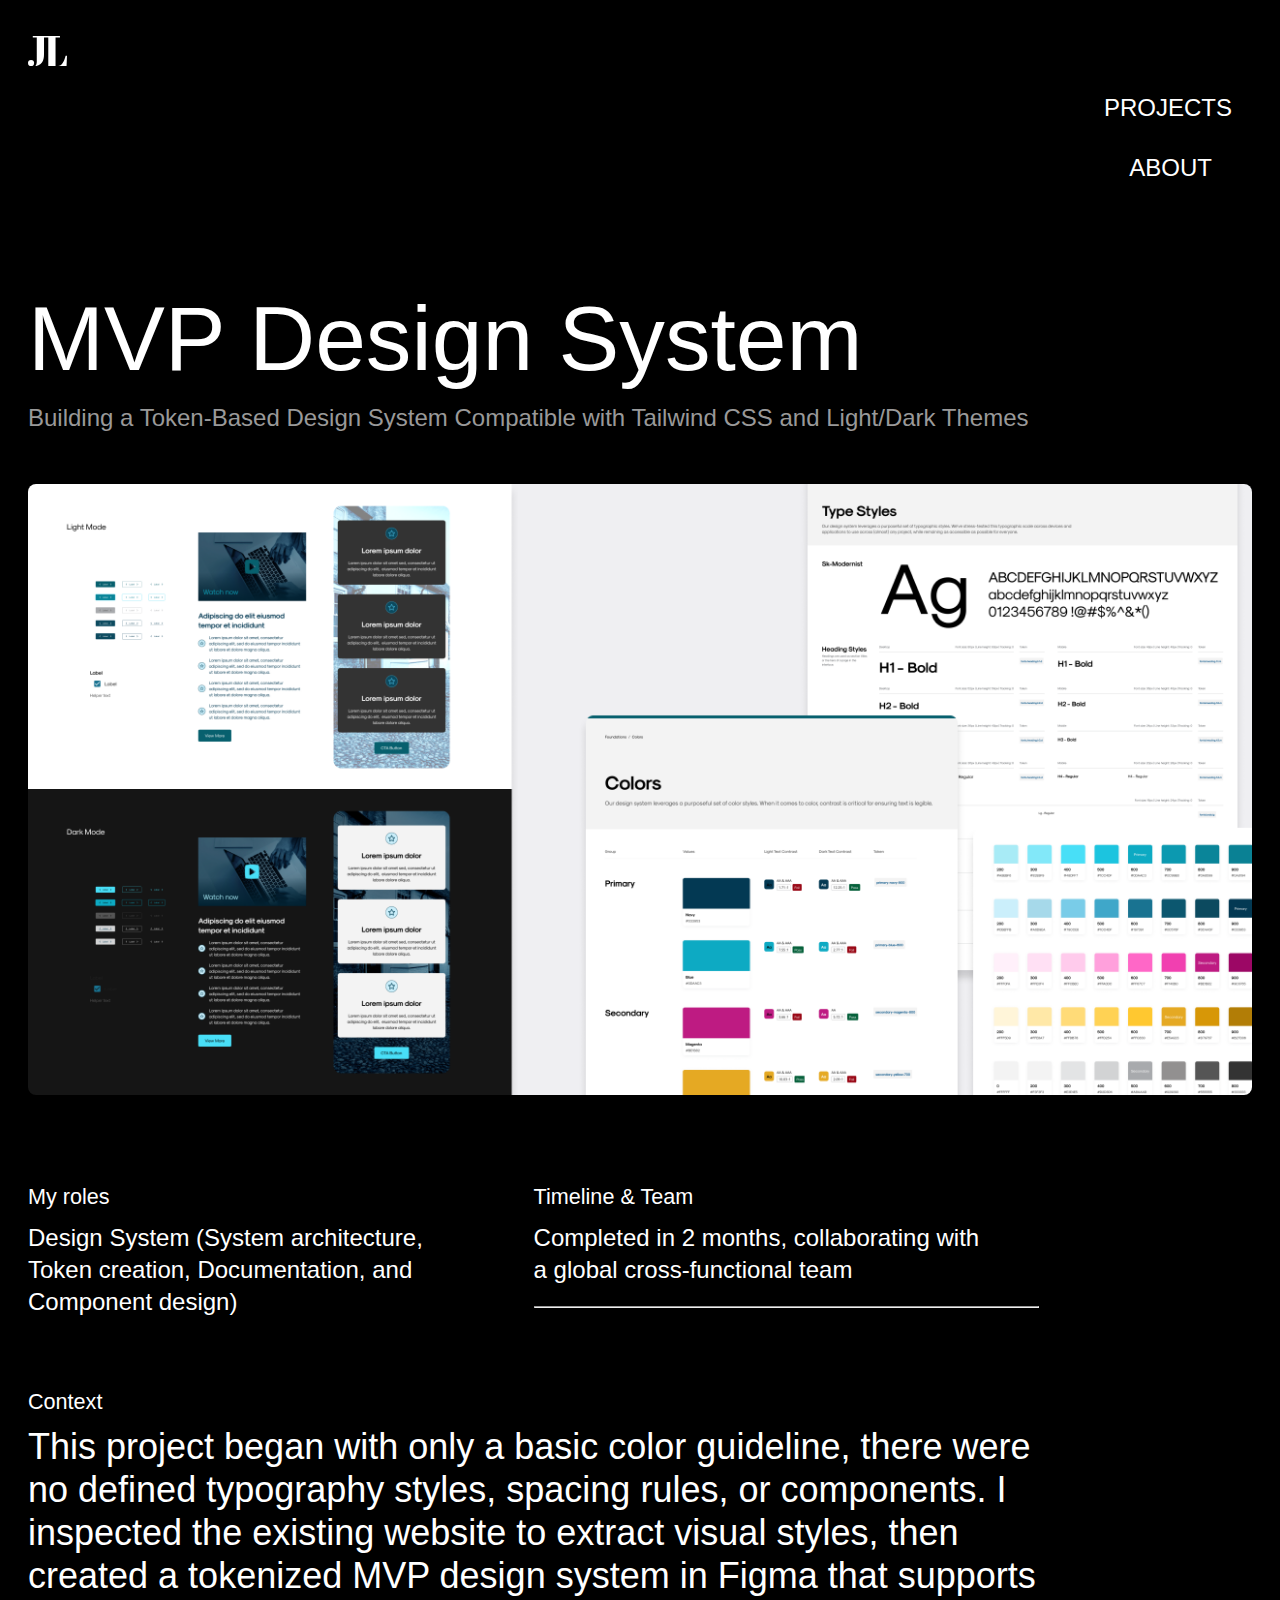
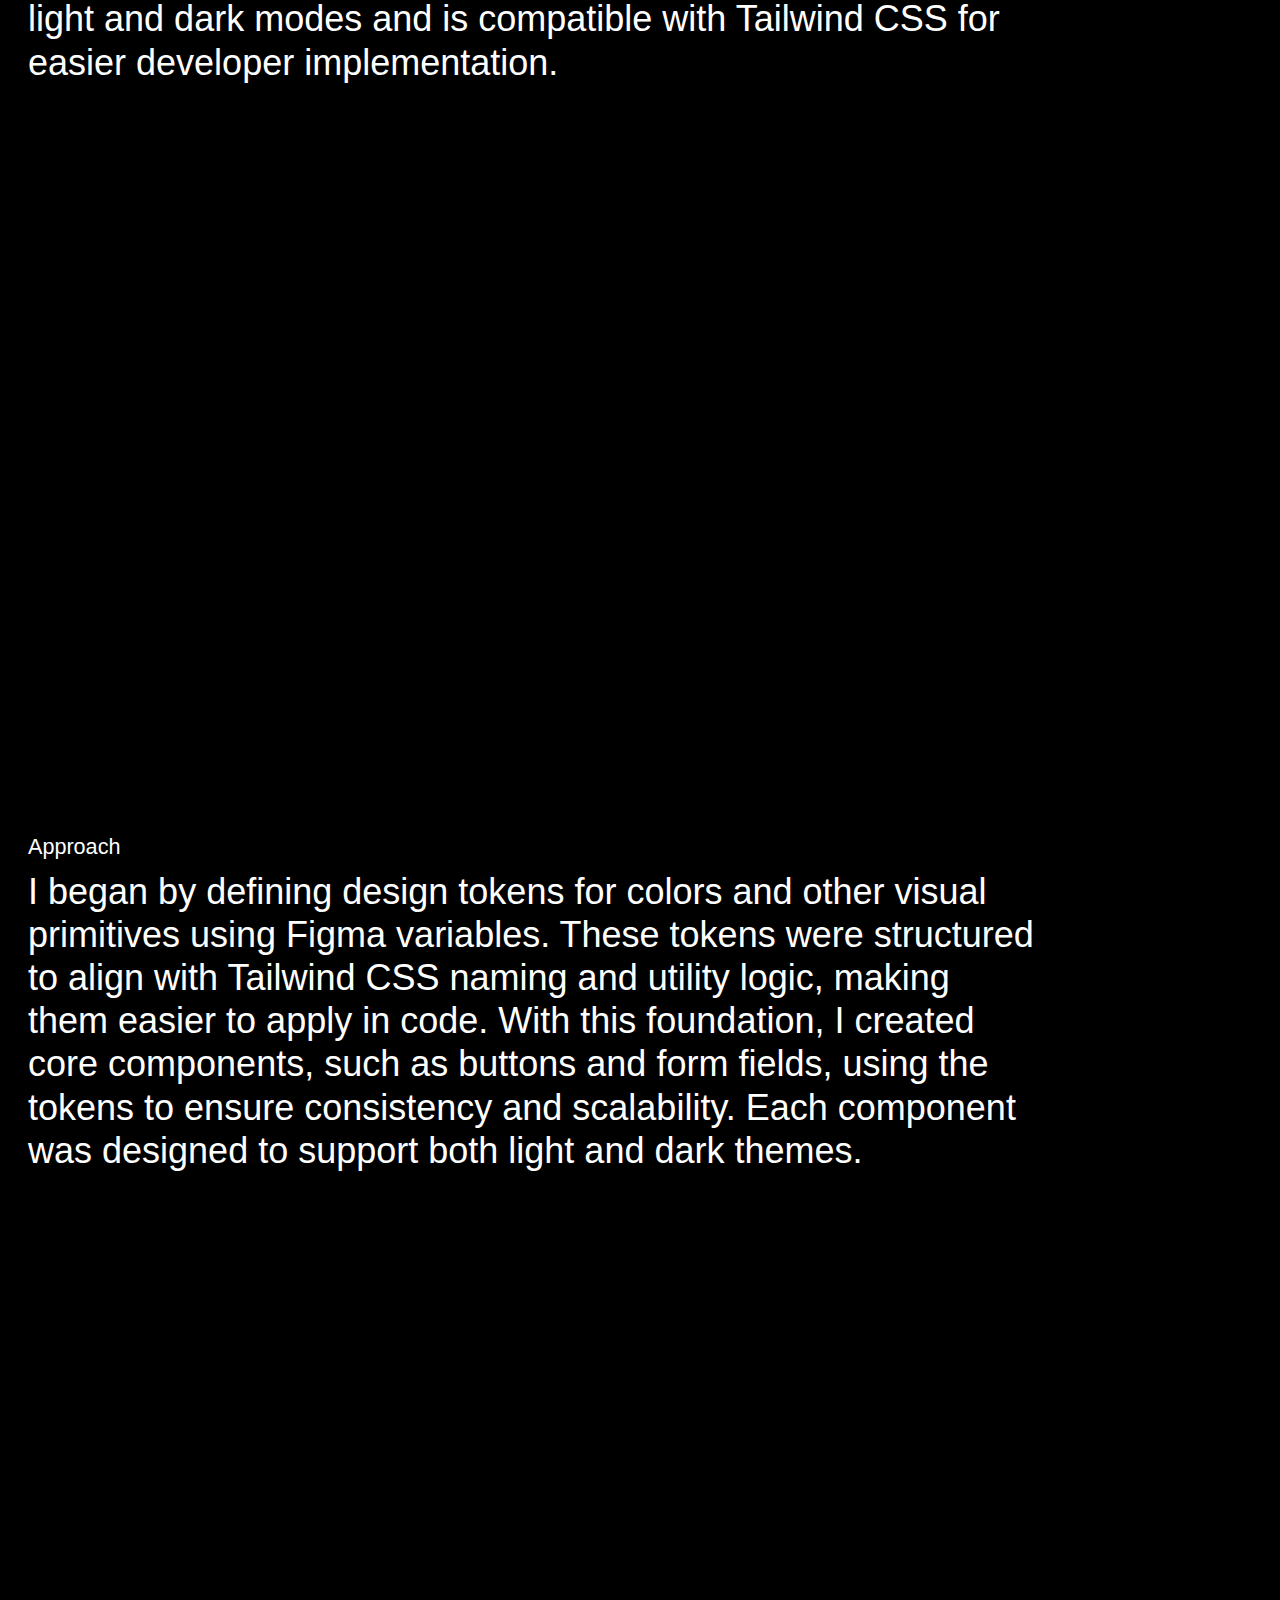
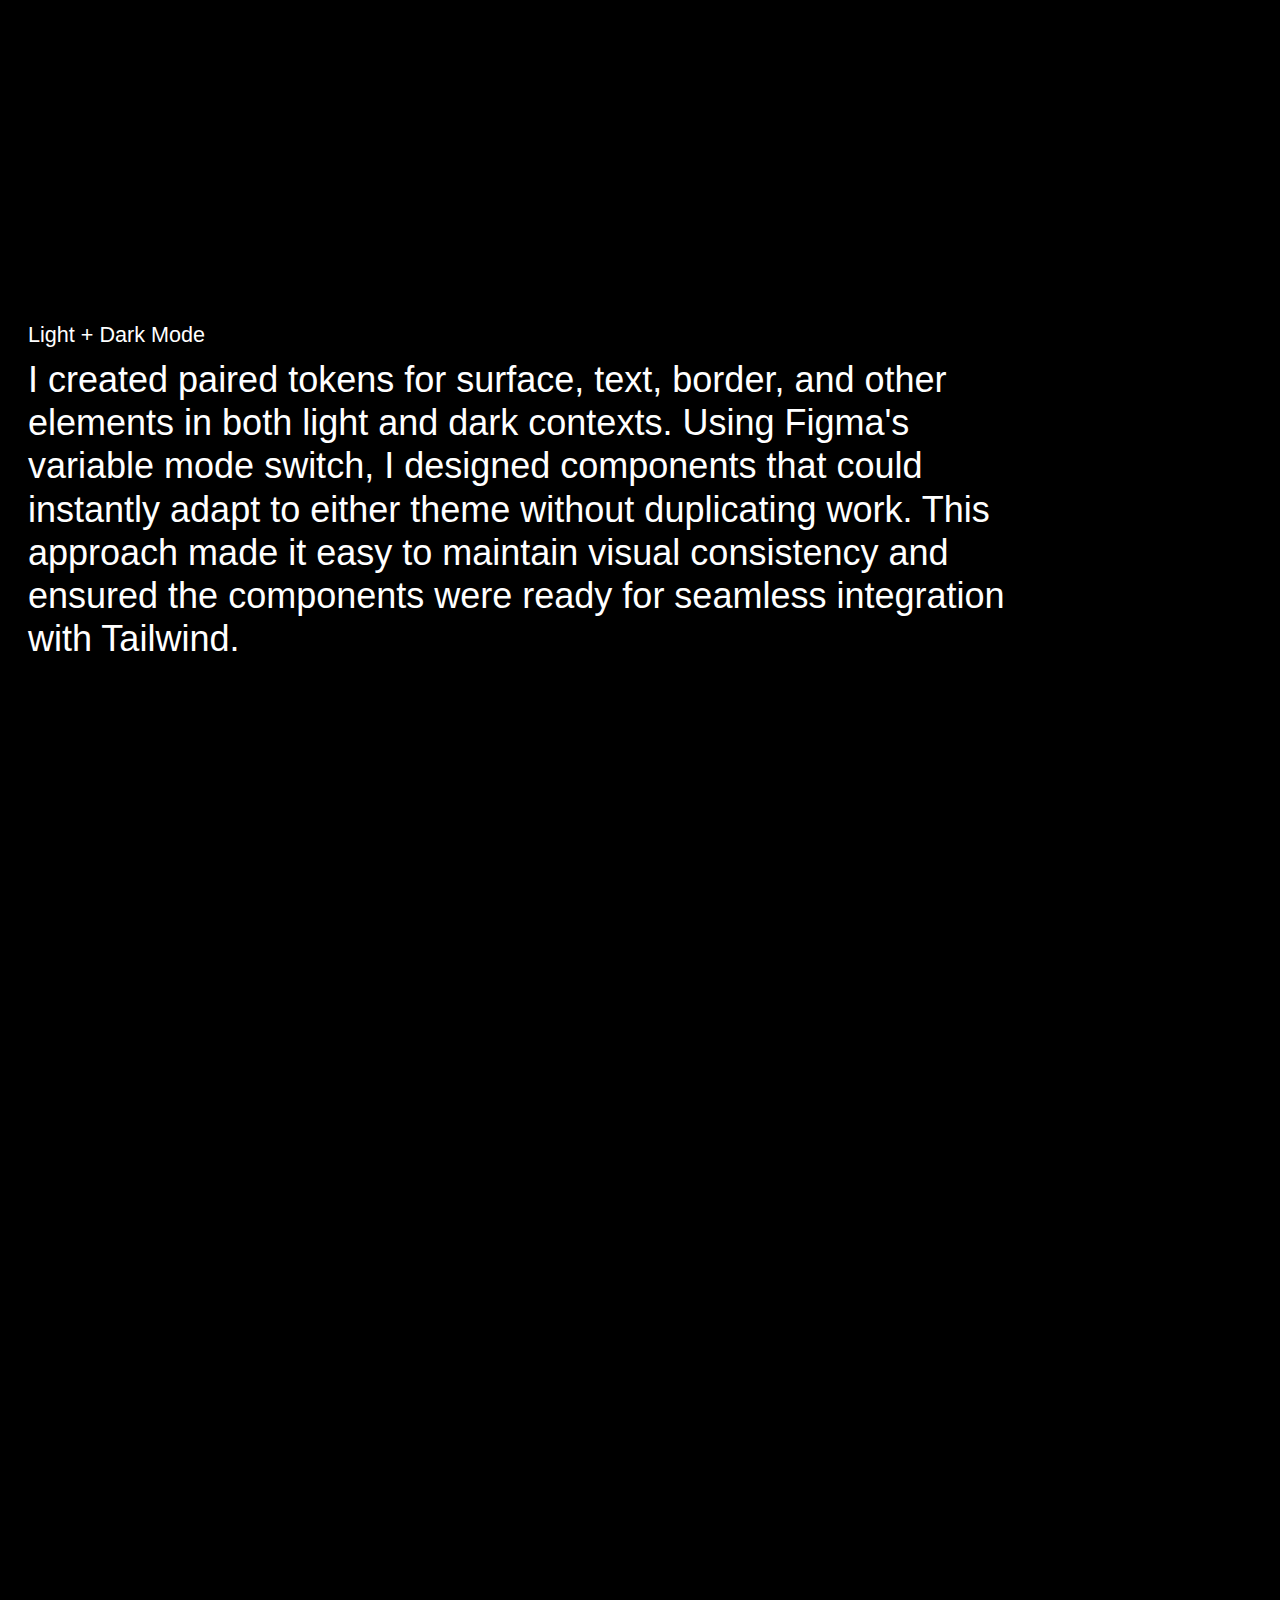
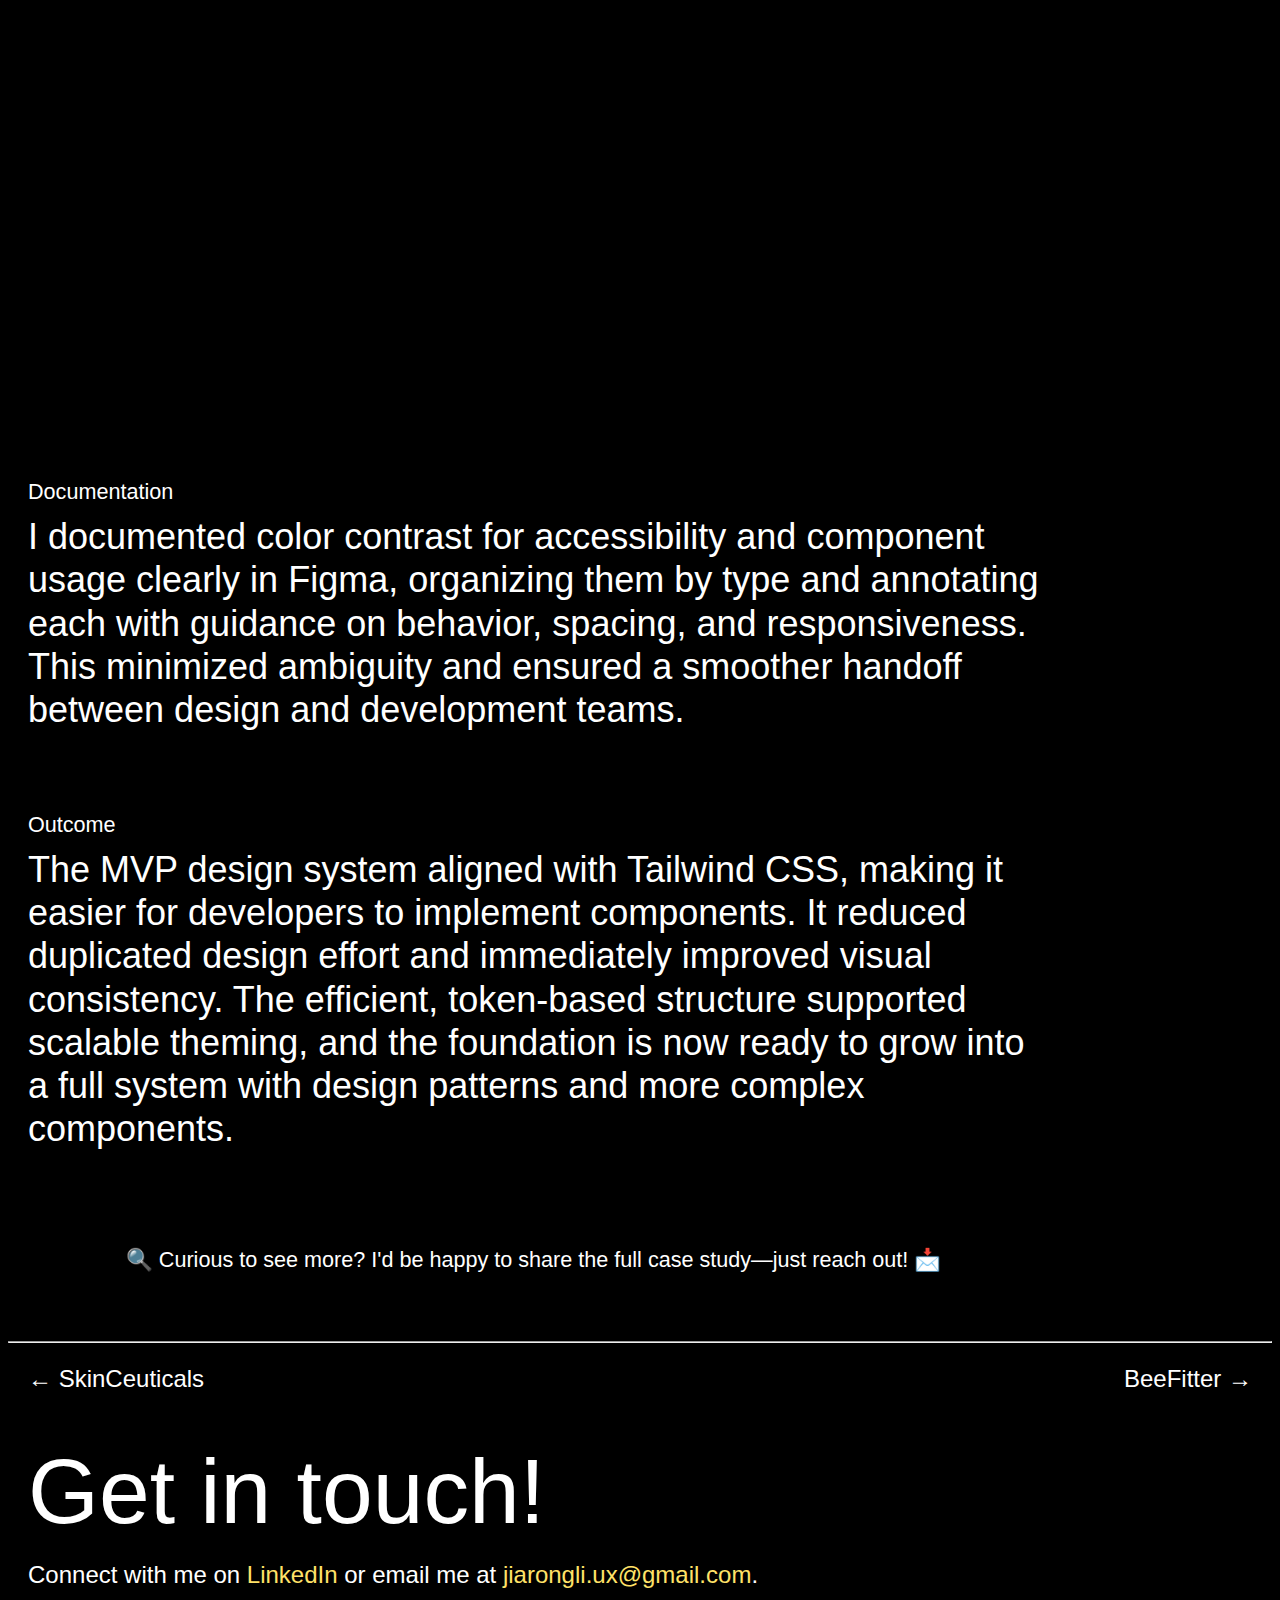
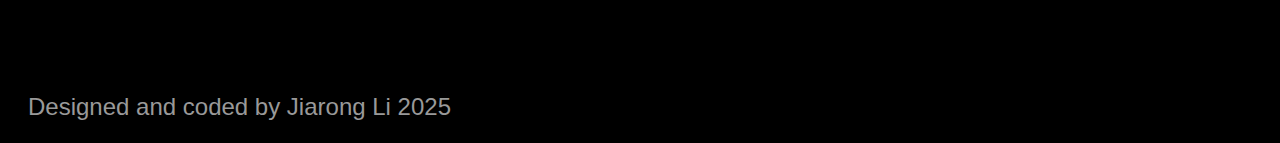
<file: designsystem.html>
<!doctype html>
<html>
<head>
	 <link rel="stylesheet" href="styles.css">
	<meta charset="UTF-8" name="viewport" content="width=device-width, initial-scale=1.0">
	<title>JL Portfolio</title>
	<link rel="icon" type="image/x-icon" href="img/logo-jl-icon.svg">
	
</head>

<body>
	<main>
		<nav id="nav">
			<ul style="height:auto;">
				<li><span><a href="index.html" class="text-link"><img src="img/logo-jl.svg" alt="jl-logo" height="30px" ></a></span></li>
				<li><a style="float: right; " href="index.html#projects" class="text-link">Projects</a></li>
				<li><a style="float: right; margin-right: 40px;" href="about.html" class="text-link">About</a></li>
			</ul>
		</nav>
		
		<div class="text-container">
			<h1 style="padding-bottom: 16px;">MVP Design System</h1>
			<p style="color:#999">Building a Token-Based Design System Compatible with Tailwind CSS and Light/Dark Themes</p>
		</div>

		<div class="img-container" >
			<div class="fade-in"><img src="img/ds-cover.png" alt="Design System Cover Image" style="width:100%; height:auto; border-radius: 8px;"></div>
		</div>

		<div class="text-container">
			<div class="col-2">
				<h4>My roles</h4>
				<p style="padding-bottom:20px; padding-right:20px;">Design System (System architecture, Token creation, Documentation, and Component design)</p>
			</div>
			<div class="col-2">
				<h4>Timeline & Team</h4>
				<p style="padding-bottom:20px;">Completed in 2 months, collaborating with a global cross-functional team</p>
			</div>
			<hr>
		</div>

		<div class="text-container">
			<h4 style="padding-bottom:8px;">Context</h4>
			<h3>This project began with only a basic color guideline, there were no defined typography styles, spacing rules, or components. I inspected the existing website to extract visual styles, then created a tokenized MVP design system in Figma that supports light and dark modes and is compatible with Tailwind CSS for easier developer implementation. </h3>
		</div>

		<div class="img-container" >
			<div class="fade-in"><img src="img/ds-styleguide.png" alt="Style Guide" style="width:100%; height:auto; border-radius: 8px;"></div>
		</div>

		<div class="text-container">
			<h4 style="padding-bottom:8px;">Approach</h4>
			<h3>I began by defining design tokens for colors and other visual primitives using Figma variables. These tokens were structured to align with Tailwind CSS naming and utility logic, making them easier to apply in code. With this foundation, I created core components, such as buttons and form fields, using the tokens to ensure consistency and scalability. Each component was designed to support both light and dark themes.</h3>
		</div>

		<div class="img-container" >
			<div class="fade-in"><img src="img/ds-atom.png" alt="Atom" style="width:100%; height:auto; border-radius: 8px;"></div>
		</div>

		<div class="text-container">
			<h4 style="padding-bottom:8px;">Light + Dark Mode</h4>
			<h3>I created paired tokens for surface, text, border, and other elements in both light and dark contexts. Using Figma&apos;s variable mode switch, I designed components that could instantly adapt to either theme without duplicating work. This approach made it easy to maintain visual consistency and ensured the components were ready for seamless integration with Tailwind.
			</h3>
		</div>

		<div class="img-container" >
			<div class="fade-in"><img src="img/ds-light-dark-mode.png" alt="Light Dark Mode" style="width:100%; height:auto; border-radius: 8px;"></div>
		</div>

		<div class="img-container" >
			<div class="fade-in"><img src="img/ds-light-dark-mode-module.png" alt="Light Dark Mode Module"  style="width:100%; height:auto; border-radius: 8px;"></div>
		</div>

		<div class="text-container">
			<h4 style="padding-bottom:8px;">Documentation</h4>
			<h3>I documented color contrast for accessibility and component usage clearly in Figma, organizing them by type and annotating each with guidance on behavior, spacing, and responsiveness. This minimized ambiguity and ensured a smoother handoff between design and development teams.</h3>
		</div>

		<div class="text-container">
			<h4 style="padding-bottom:8px;">Outcome</h4>
			<h3>The MVP design system aligned with Tailwind CSS, making it easier for developers to implement components. It reduced duplicated design effort and immediately improved visual consistency. The efficient, token-based structure supported scalable theming, and the foundation is now ready to grow into a full system with design patterns and more complex components.</h3>
		</div>

		<div class="text-container">
			<h4 style="padding:16px; text-align: center;">🔍 Curious to see more? I&apos;d be happy to share the full case study—just reach out! 📩</h4>
		</div>

		

		<hr>
		<div>
			<p style="float:left; padding:20px;"><a href="skinceuticals.html" class="text-link">&#8592; SkinCeuticals</a></p>
			<p style="float:right; padding:20px;"><a href="beefitter.html" class="text-link">BeeFitter &#8594;</a></p>
		</div>

		
		<footer>
			<h1>Get in touch!</h1>
			<p style="padding-top:20px;">Connect with me on <a href="https://www.linkedin.com/in/jiarongli9/" style="color:#FFE268" class="text-link">LinkedIn</a> or email me at <a href="mailto:jiarongli.ux@gmail.com" class="text-link" style="color:#FFE268">jiarongli.ux@gmail.com</a>.</p>
			<p style="color:#999; padding-top: 100px;">Designed and coded by Jiarong Li 2025</p>
		</footer>
		
		</main>
		<script src="script.js"></script>
		
</body>
</html>
</file>
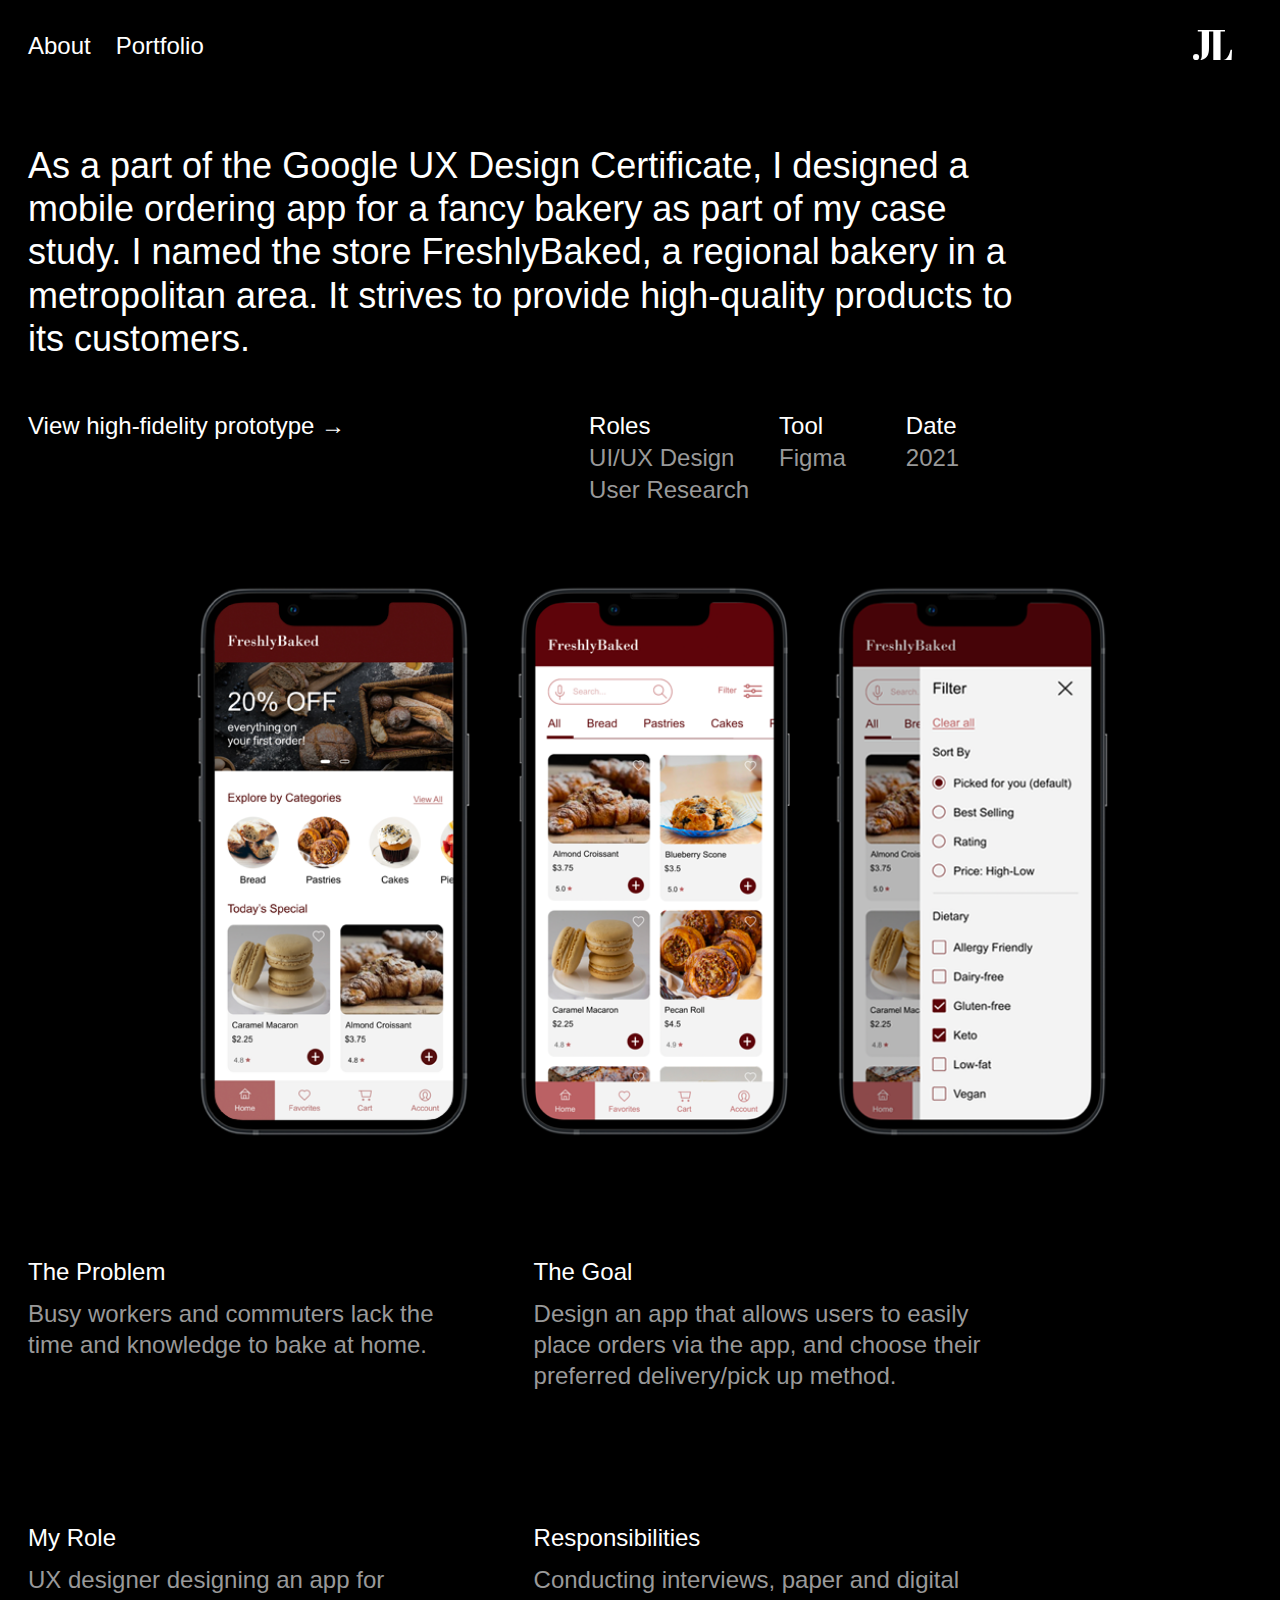
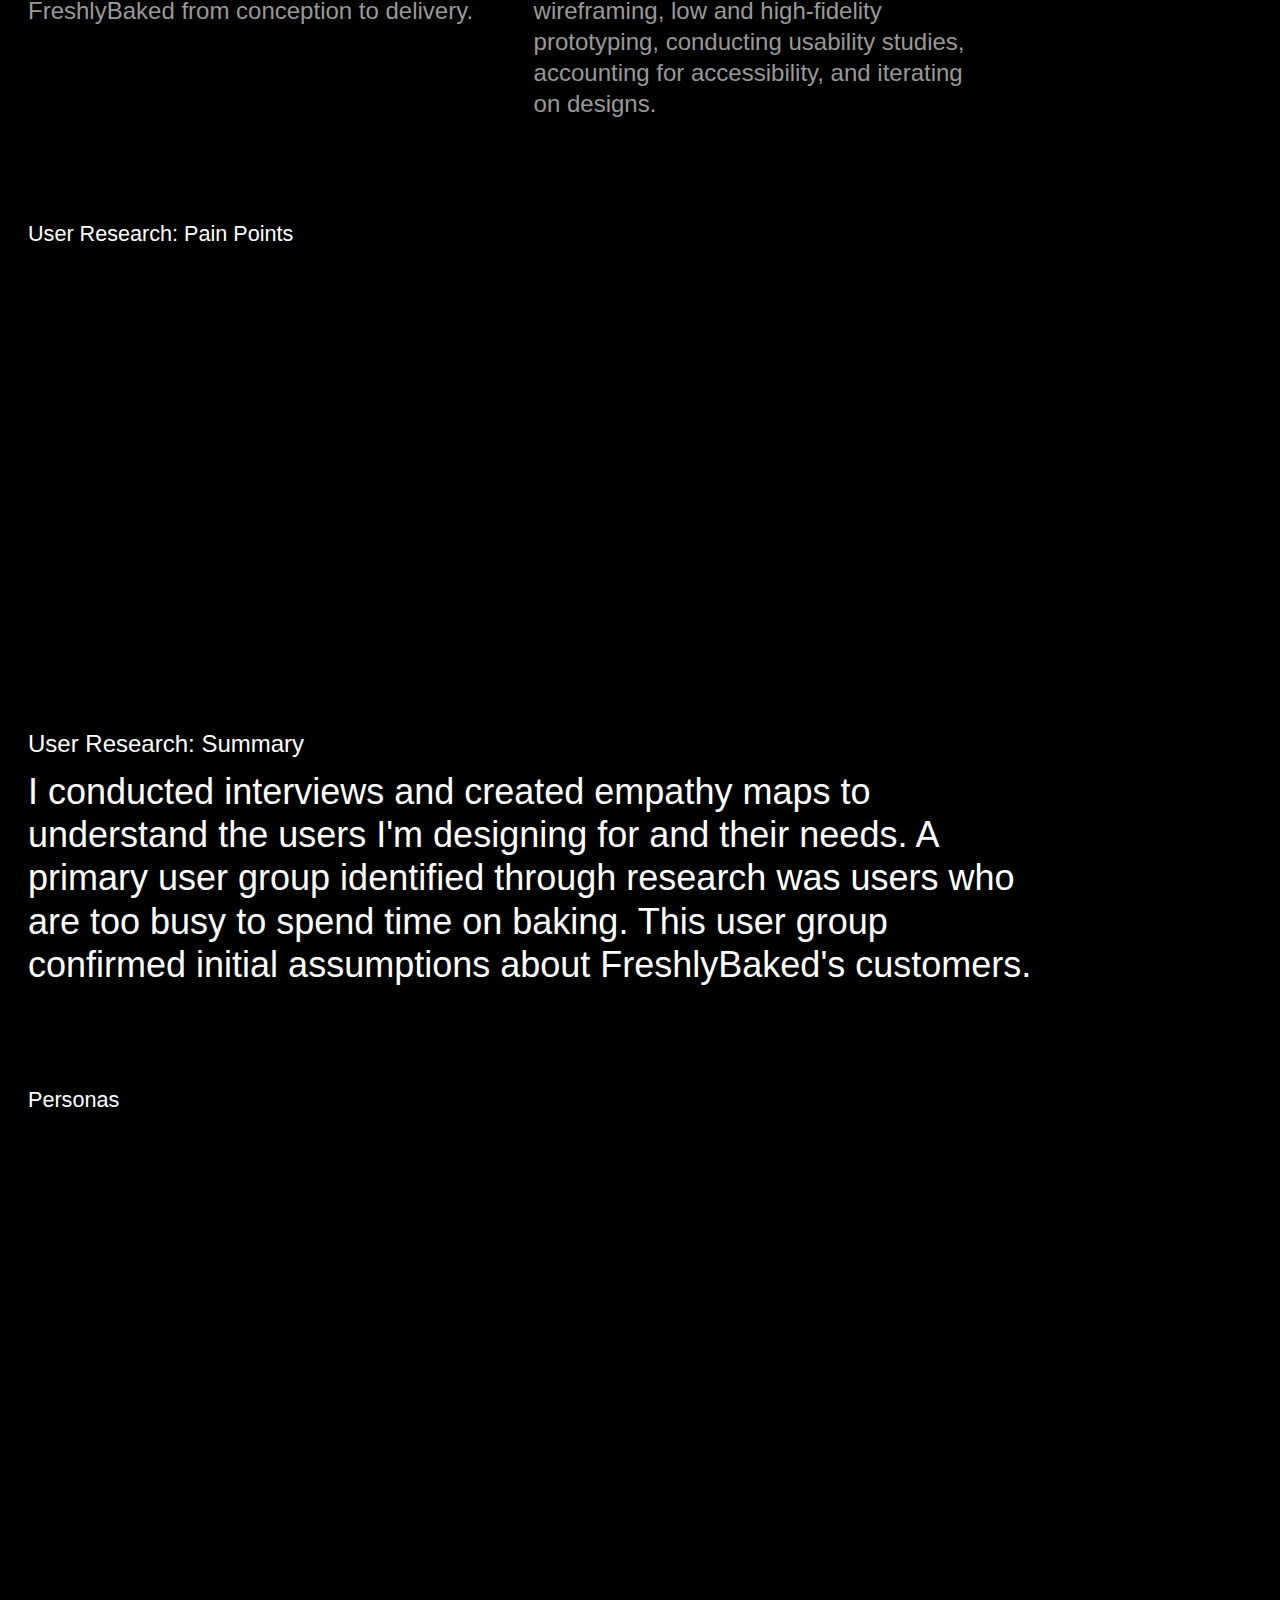
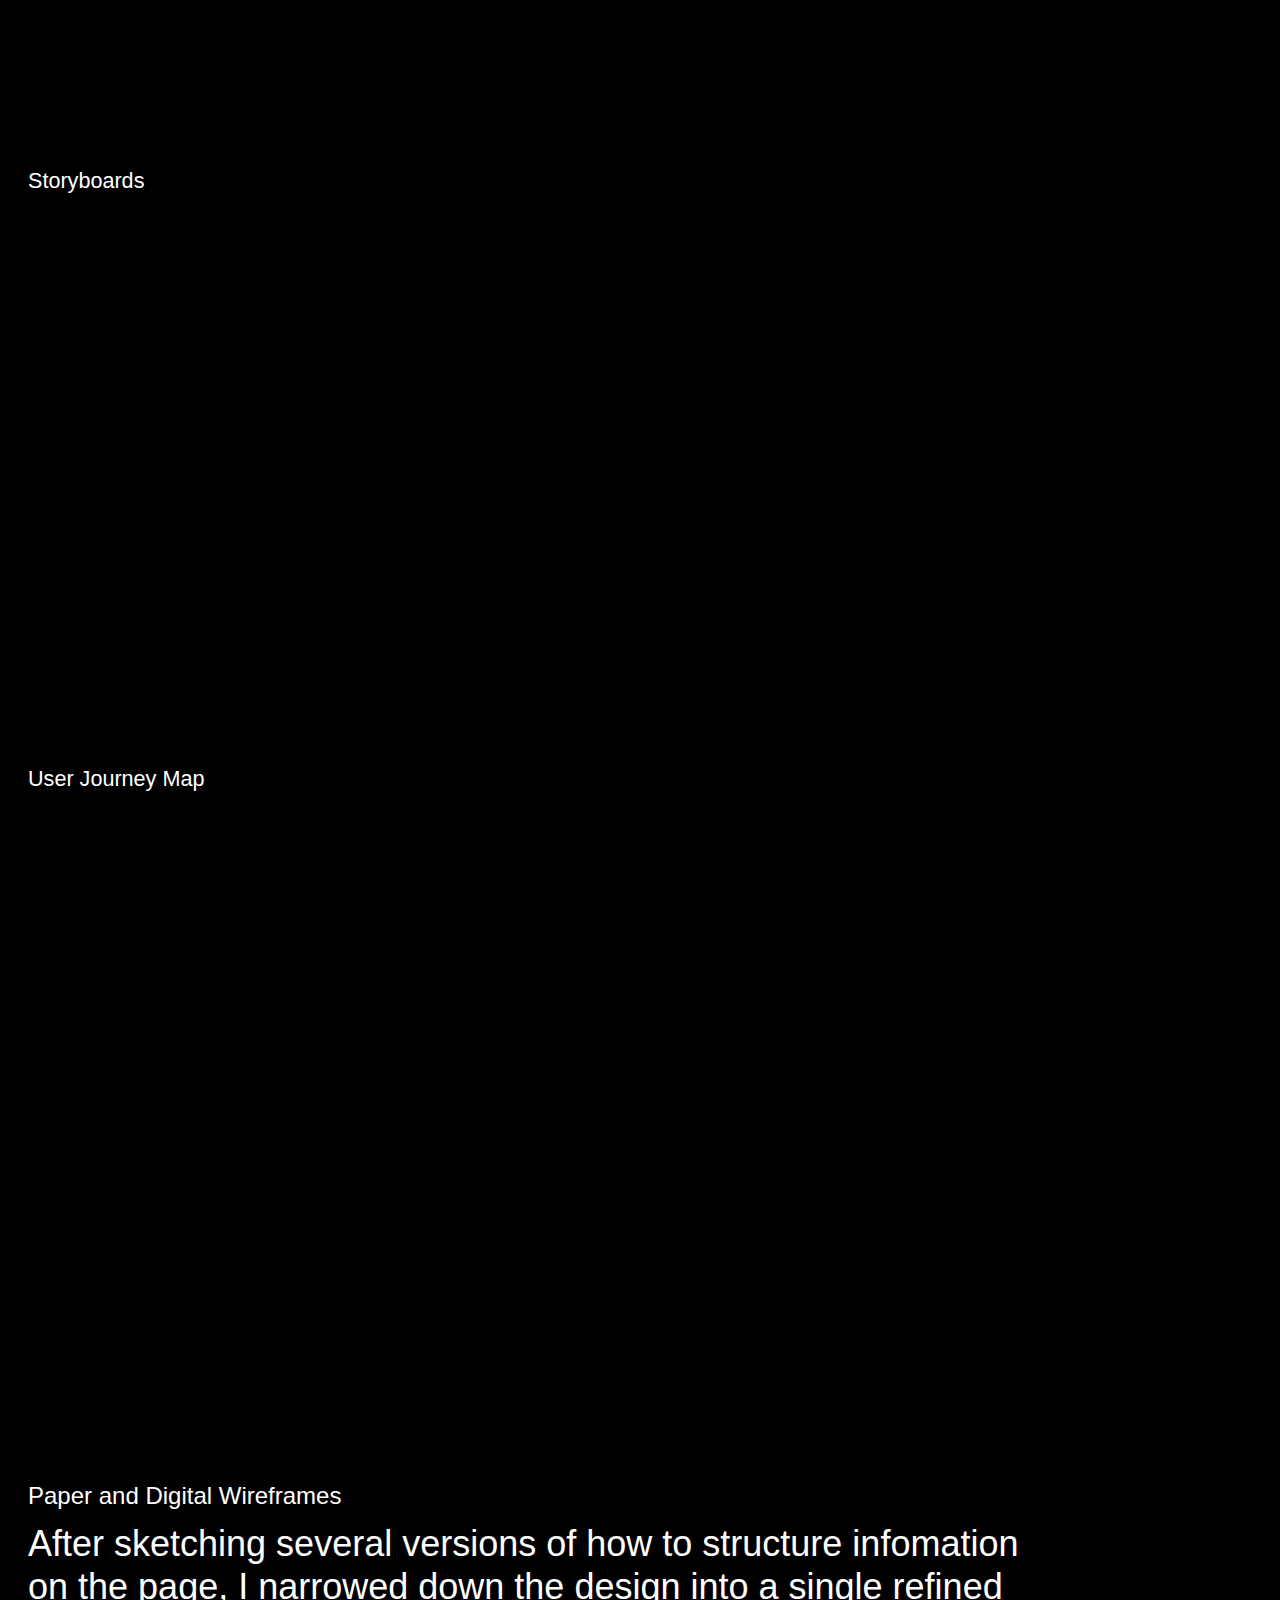
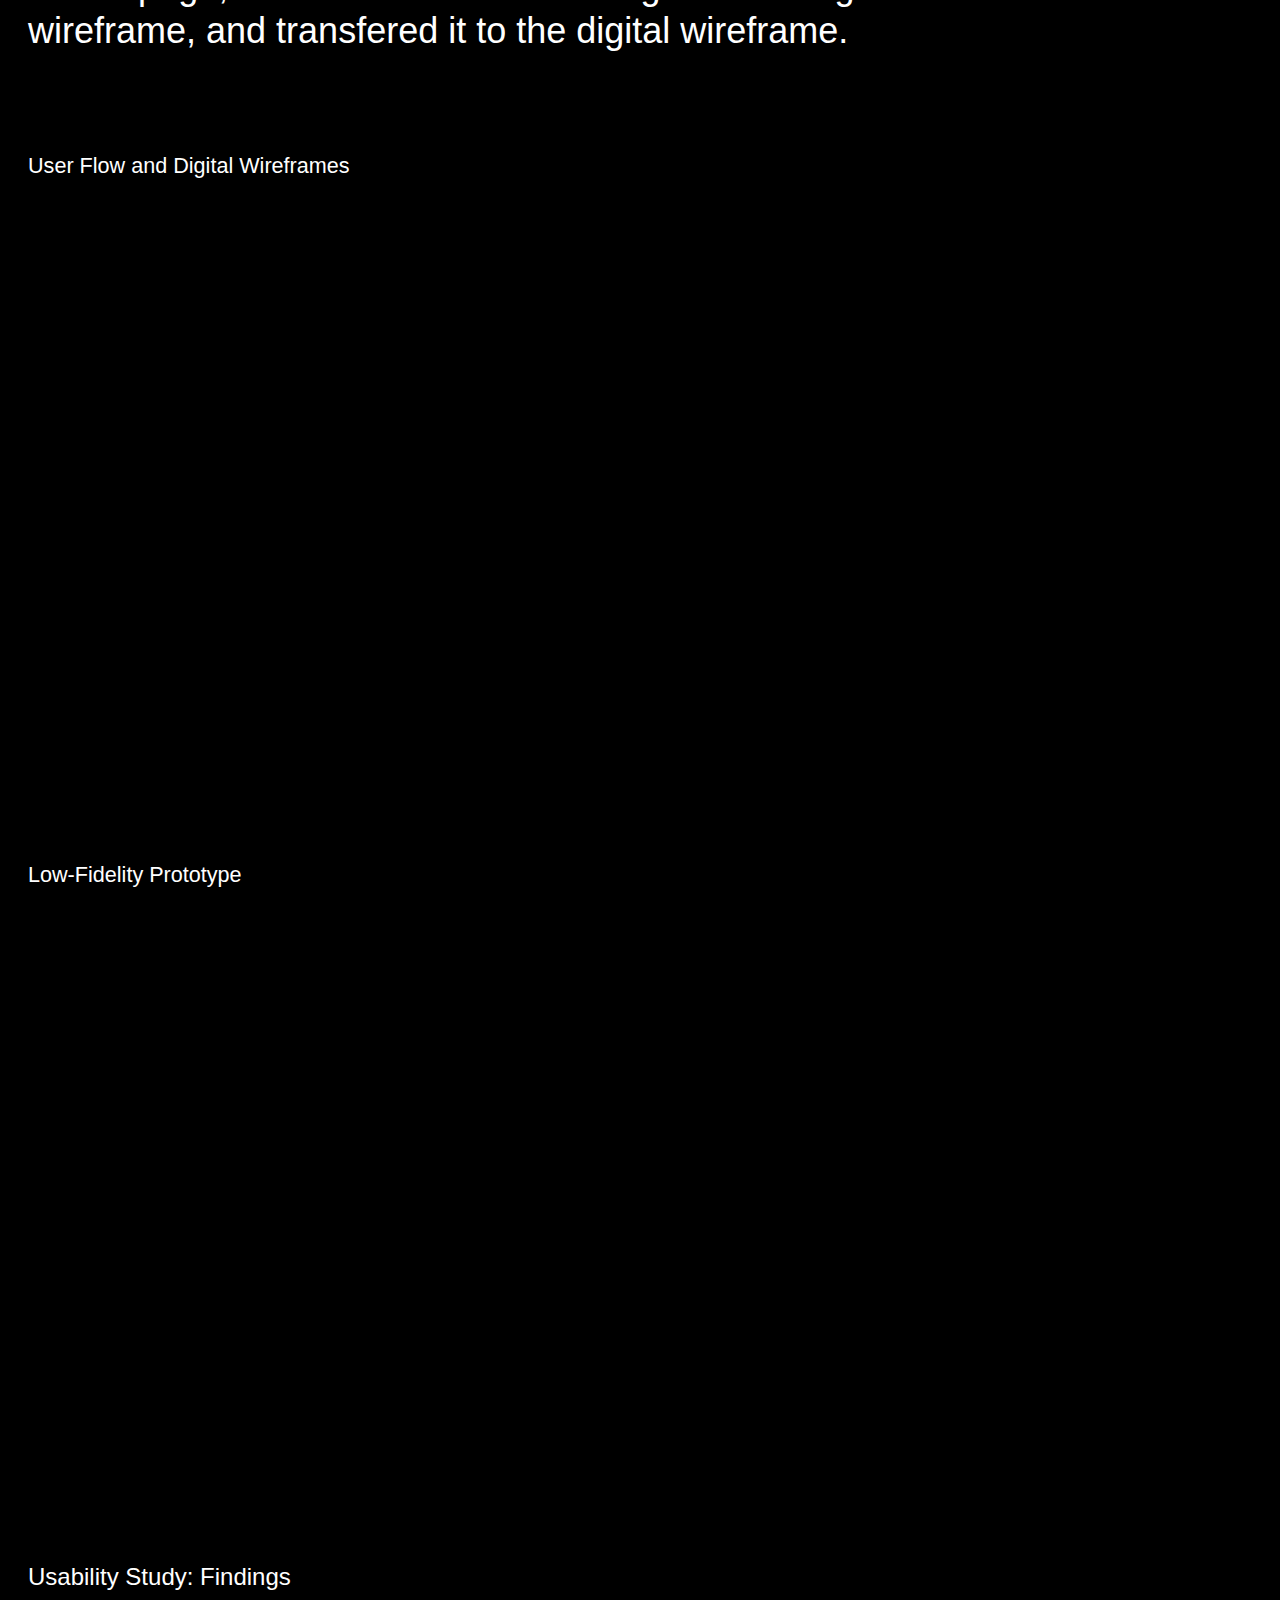
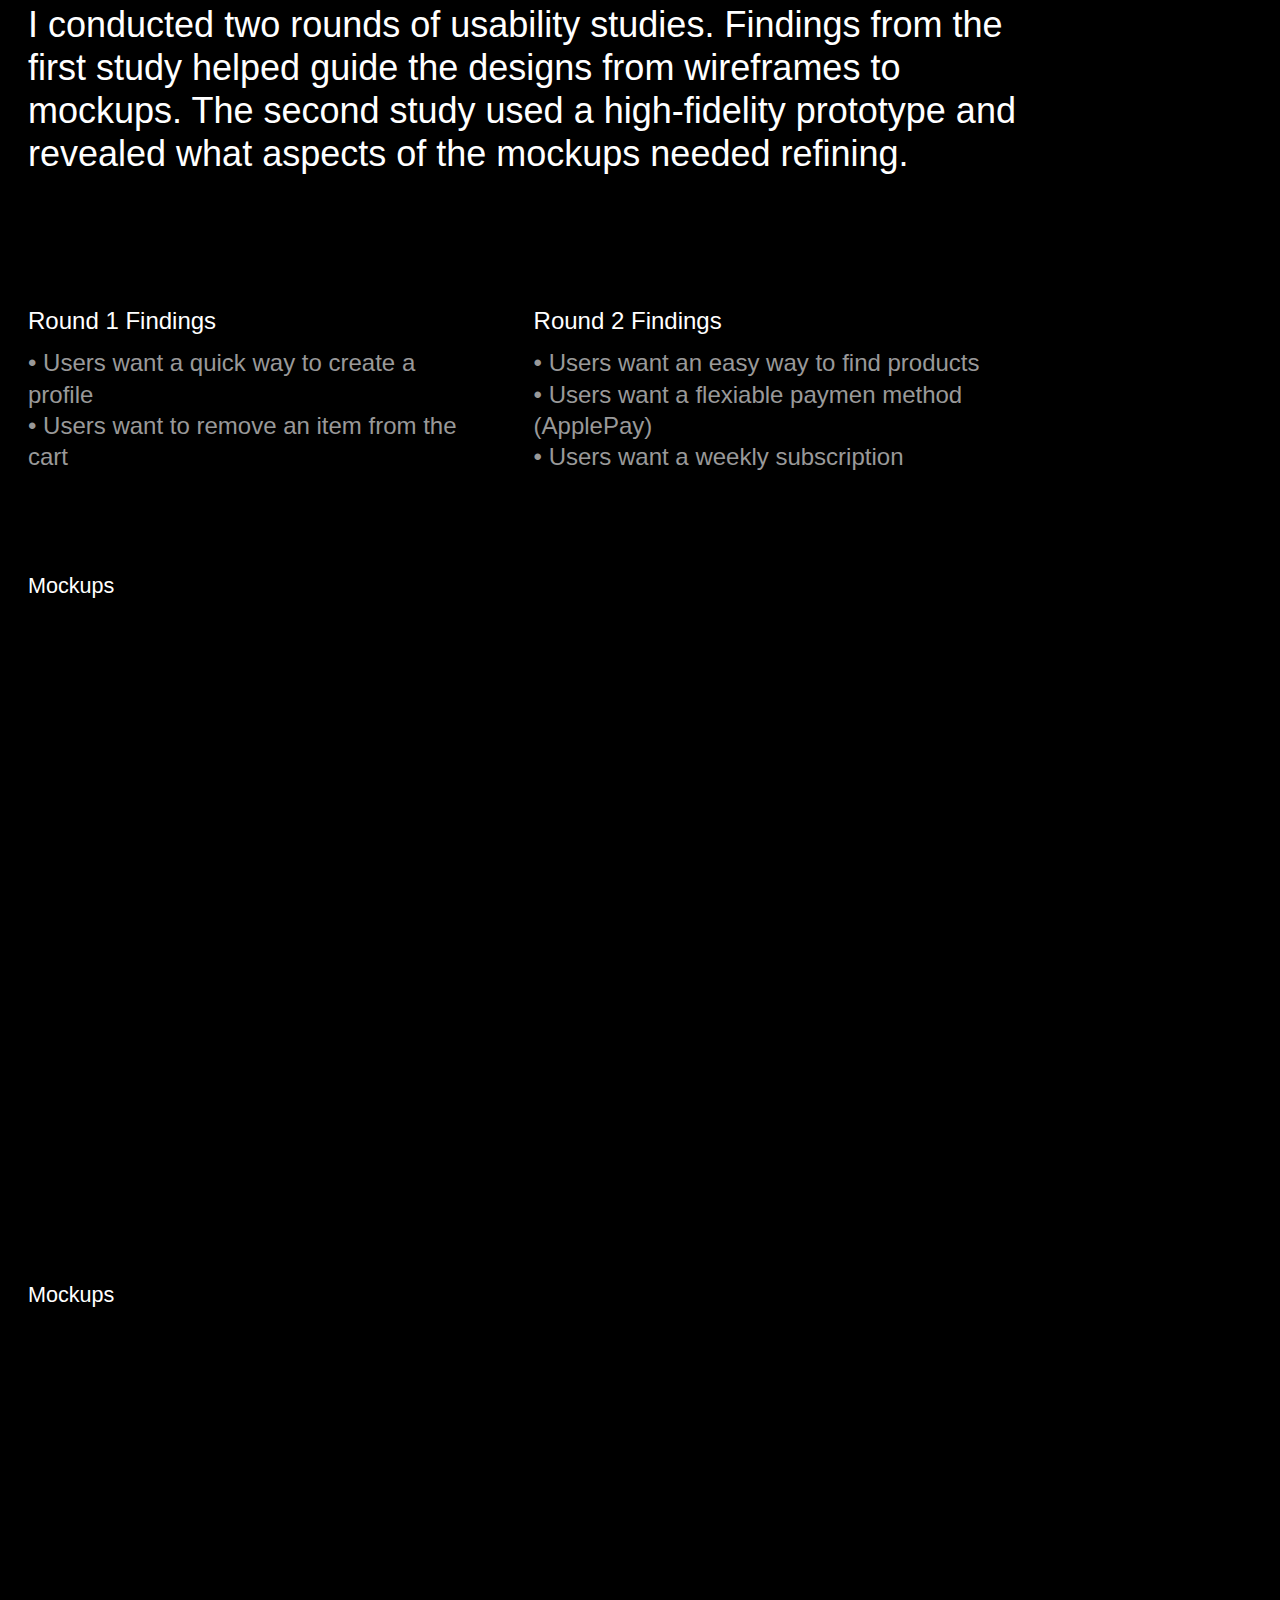
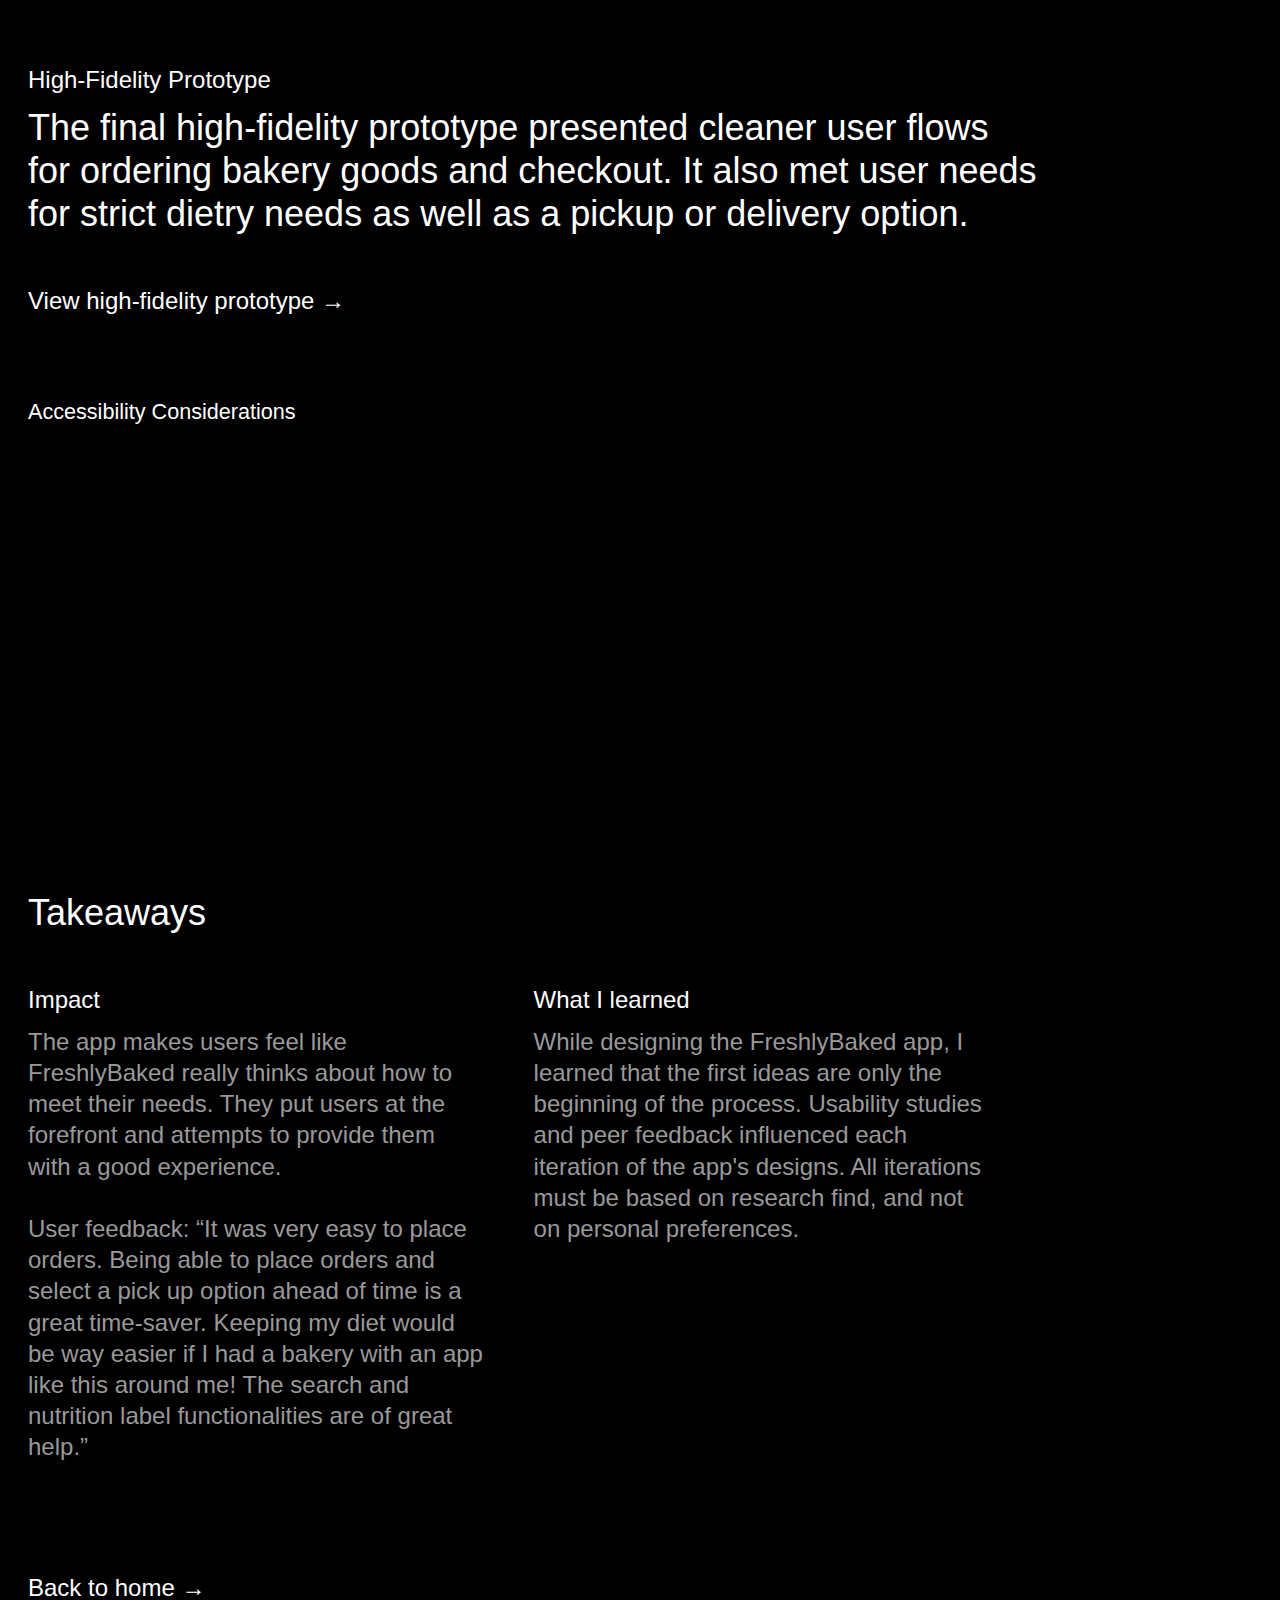
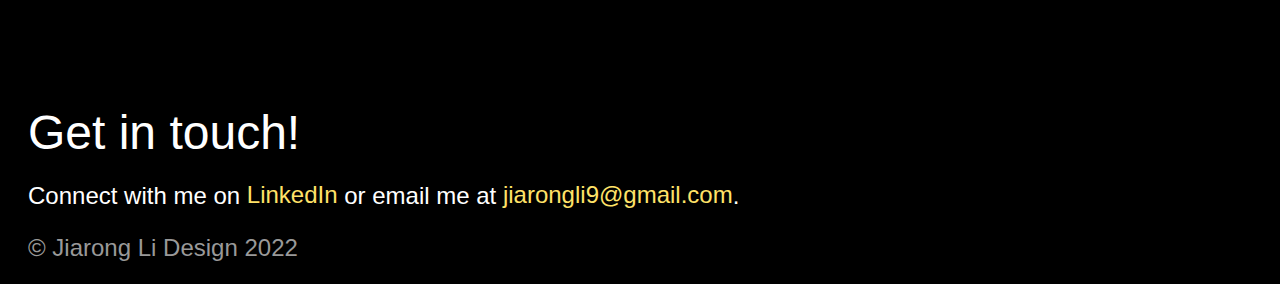
<file: freshlybaked.html>
<!doctype html>
<html>
<head>
	<!-- Google Tag Manager -->
<script>(function(w,d,s,l,i){w[l]=w[l]||[];w[l].push({'gtm.start':
	new Date().getTime(),event:'gtm.js'});var f=d.getElementsByTagName(s)[0],
	j=d.createElement(s),dl=l!='dataLayer'?'&l='+l:'';j.async=true;j.src=
	'https://www.googletagmanager.com/gtm.js?id='+i+dl;f.parentNode.insertBefore(j,f);
	})(window,document,'script','dataLayer','GTM-M3LR76K');</script>
	<!-- End Google Tag Manager -->
	 <link rel="stylesheet" href="styles.css">
	<meta charset="UTF-8" name="viewport" content="width=device-width, initial-scale=1.0">
	<title>JL Portfolio</title>
	<link rel="icon" type="image/x-icon" href="img/logo-jl-icon.svg">
	
</head>

<body>
	<!-- Google Tag Manager (noscript) -->
<noscript><iframe src="https://www.googletagmanager.com/ns.html?id=GTM-M3LR76K"
	height="0" width="0" style="display:none;visibility:hidden"></iframe></noscript>
	<!-- End Google Tag Manager (noscript) -->
	<main>
		<nav id="nav">
			<a href="about.html">About</a>
			<a href="index.html#portfolio">Portfolio</a>
			<span style="float: right;"><a href="index.html"><img src="img/logo-jl.svg" alt="jl-logo" height="30px"></a></span>
		</nav>
		

		<div class="text-container">
			<h3 style="padding-bottom: 50px;">As a part of the Google UX Design Certificate, I designed a mobile ordering app for a fancy bakery as part of my case study. I named the store FreshlyBaked, a regional bakery in a metropolitan area. It strives to provide high-quality products to its customers.</h3>
			<span class="row">
			<p class="col-2"><a target="_blank" href="https://www.figma.com/proto/8xX9FD035G0RKd8LzOJpPr/BakeryApp-HighFidelity?page-id=0%3A1&node-id=2%3A2&viewport=176%2C229%2C0.25&scaling=scale-down&starting-point-node-id=2%3A2" >View high-fidelity prototype &#8594;&nbsp;</a></p>
			<div class="col-2">
				<table>
					<tr>
					  <th>Roles</th>
					  <th>Tool</th>
					  <th>Date</th>
					</tr>
					<tr>
					  <td>UI/UX Design</td>
					  <td style="padding-right:60px">Figma</td>
					  <td>2021</td>
					</tr>
					<tr>
						<td>User Research</td>
						<td></td>
						<td></td>
					  </tr>
				  </table>
				  </div>
				</span><!---->
		</div>
		
		<div class="img-container">
			<div class="fade-in"><img src="img/FreshlyBaked_app.png" alt="FreshlyBaked" style="width:100%; height:auto;"></div>
		</div>

		<div class="text-container row">
		<div class="col-2">
			<p>The Problem</p>
			<h5 style="padding-bottom: 50px; padding-top: 10px; color:#999;">Busy workers and commuters lack the time and knowledge to bake at home.</h5>
		</div>

		<div class="col-2">
			<p>The Goal</p>
			<h5 style="padding-bottom: 50px; padding-top: 10px; color:#999;">Design an app that allows users to easily place orders via the app, and choose their preferred delivery/pick up method.</h5>
		</div></div>

		<div class="text-container row">
			<div class="col-2">
				<p>My Role</p>
				<h5 style="padding-bottom: 50px; padding-top: 10px; color:#999;">UX designer designing an app for FreshlyBaked from conception to delivery.
				</h5>
			</div>
	
			<div class="col-2">
				<p>Responsibilities</p>
				<h5 style="padding-bottom: 50px; padding-top: 10px; color:#999;">Conducting interviews, paper and digital wireframing, low and high-fidelity prototyping, conducting usability studies, accounting for accessibility, and iterating on designs.</h5>
			</div></div>

		<div class="img-container">
			<h4>User Research: Pain Points</h4>
			<div class="fade-in"><img src="img/painpoint.png" alt="Pain Points" style="width:100%; height:auto;"></div>
		</div>

		<div class="text-container">
			<p>User Research: Summary</p>
			<h3 style="padding-bottom: 50px; padding-top: 10px;">I conducted interviews and created empathy maps to understand the users I&apos;m designing for and their needs. A primary user group identified through research was users who are too busy to spend time on baking. This user group confirmed initial assumptions about FreshlyBaked's customers.
				</h3>
		</div>


		<div class="img-container">
			<h4>Personas</h4>
			<div class="fade-in"><img src="img/personas.png" alt="Personas" style="width:100%; height:auto;"></div>
		</div>

		<div class="img-container">
			<h4>Storyboards</h4>
			<div class="fade-in"><img src="img/storyboards.png" alt="Storyboards" style="width:100%; height:auto;"></div>
		</div>

		<div class="img-container">
			<h4>User Journey Map</h4>
			<div class="fade-in"><img src="img/user-journey-map.png" alt="User Journey Map" style="width:100%; height:auto;"></div>
		</div>

		<div class="text-container">
			<p>Paper and Digital Wireframes</p>
			<h3 style="padding-bottom: 50px; padding-top: 10px;">After sketching several versions of how to structure infomation on the page, I narrowed down the design into a single refined wireframe, and transfered it to the digital wireframe.</h3>
		</div>

		<div class="img-container">
			<h4>User Flow and Digital Wireframes</h4>
			<div class="fade-in"><img src="img/userflow-wireframes.png" alt="User Flow and Digital Wireframes" style="width:100%; height:auto;"></div>
		</div>

		<div class="img-container">
			<h4>Low-Fidelity Prototype</h4>
			<div class="fade-in"><img src="img/low-fi-prototpye.png" alt="Low-Fidelity Prototype" style="width:100%; height:auto;"></div>
		</div>

		<div class="text-container">
			<p>Usability Study: Findings</p>
			<h3 style="padding-bottom: 50px; padding-top: 10px;">I conducted two rounds of usability studies. Findings from the first study helped guide the designs from wireframes to mockups. The second study used a high-fidelity prototype and revealed what aspects of the mockups needed refining.</h3>
		</div>

		<div class="text-container row">
			<div class="col-2">
				<p>Round 1 Findings</p>
				<h5 style="padding-bottom: 50px; padding-top: 10px; color:#999;">&#8226; Users want a quick way to create a profile<br>&#8226; Users want to remove an item from the cart</h5>
			</div>
	
			<div class="col-2">
				<p>Round 2 Findings</p>
				<h5 style="padding-bottom: 50px; padding-top: 10px; color:#999;">&#8226; Users want an easy way to find products<br>&#8226; Users want a flexiable paymen method (ApplePay) <br>&#8226; Users want a weekly subscription</h5>
			</div></div>

			<div class="img-container">
				<h4>Mockups</h4>
				<div class="fade-in"><img src="img/mockup-before-after-2.png" alt="Mockups" style="width:100%; height:auto;"></div>
			</div>

			<div class="img-container">
				<h4>Mockups</h4>
				<div class="fade-in"><img src="img/mockup-before-after-3.png" alt="Mockups" style="width:100%; height:auto;"></div>
			</div>

			<div class="img-container">
				<h4>Key Mockups</h4>
				<div class="fade-in"><img src="img/mockups.png" alt="Key Mockups" style="width:100%; height:auto;"></div>
			</div>

			<div class="img-container">
				<h4>High-Fidelity Prototype</h4>
				<div class="fade-in"><img src="img/high-fi-prototpye.png" alt="High-Fidelity Prototype" style="width:100%; height:auto;"></div>
			</div>

			<div class="text-container">
				<p>High-Fidelity Prototype</p>
				<h3 style="padding-bottom: 50px; padding-top: 10px;">The final high-fidelity prototype presented cleaner user flows for ordering bakery goods and checkout. It also met user needs for strict dietry needs as well as a pickup or delivery option.</h3>
				<p style="padding-bottom:30px;"><a target="_blank" href="https://www.figma.com/proto/8xX9FD035G0RKd8LzOJpPr/BakeryApp-HighFidelity?page-id=0%3A1&node-id=2%3A2&viewport=176%2C229%2C0.25&scaling=scale-down&starting-point-node-id=2%3A2" >View high-fidelity prototype &#8594;&nbsp;</a></p>
			</div>

			<div class="img-container">
				<h4>Accessibility Considerations</h4>
				<div class="fade-in"><img src="img/accessibility-considerations.png" alt="Accessibility Considerations" style="width:100%; height:auto;"></div>
			</div>

			<div class="text-container row">
				<h3 style="padding-bottom:50px;">Takeaways</h3>
				<div class="col-2">
					<p>Impact</p>
					<h5 style="padding-bottom: 30px; padding-top: 10px; color:#999;">The app makes users feel like FreshlyBaked really thinks about how to meet their needs. They put users at the forefront and attempts to provide them with a good experience. <br><br>User feedback: &ldquo;It was very easy to place orders. Being able to place orders and select a pick up option ahead of time is a great time-saver. Keeping my diet would be way easier if I had a bakery with an app like this around me! The search and nutrition label functionalities are of great help.&rdquo; </h5>
				</div>
		
				<div class="col-2">
					<p>What I learned</p>
					<h5 style="padding-bottom: 50px; padding-top: 10px; color:#999;">While designing the FreshlyBaked app, I learned that the first ideas are only the beginning of the process. Usability studies and peer feedback influenced each iteration of the app&apos;s designs. All iterations must be based on research find, and not on personal preferences.</h5>
				</div></div>


		<div class="text-container">
			<p><a href="index.html">Back to home &#8594;</a></p>
		</div>

		
		<footer>
			<h2>Get in touch!</h2>
			<p style="padding-top:20px;">Connect with me on <a href="https://www.linkedin.com/in/jiarongli9/" style="color:#FFE268">LinkedIn</a> or email me at <a href="mailto:jiarongli9@gmail.com" style="color:#FFE268">jiarongli9@gmail.com</a>.</p>
			<p style="color:#999; padding-top: 20px;">&copy; Jiarong Li Design 2022</p>
		</footer>
		
		</main>
		<script src="script.js"></script>
		
</body>
</html>
</file>
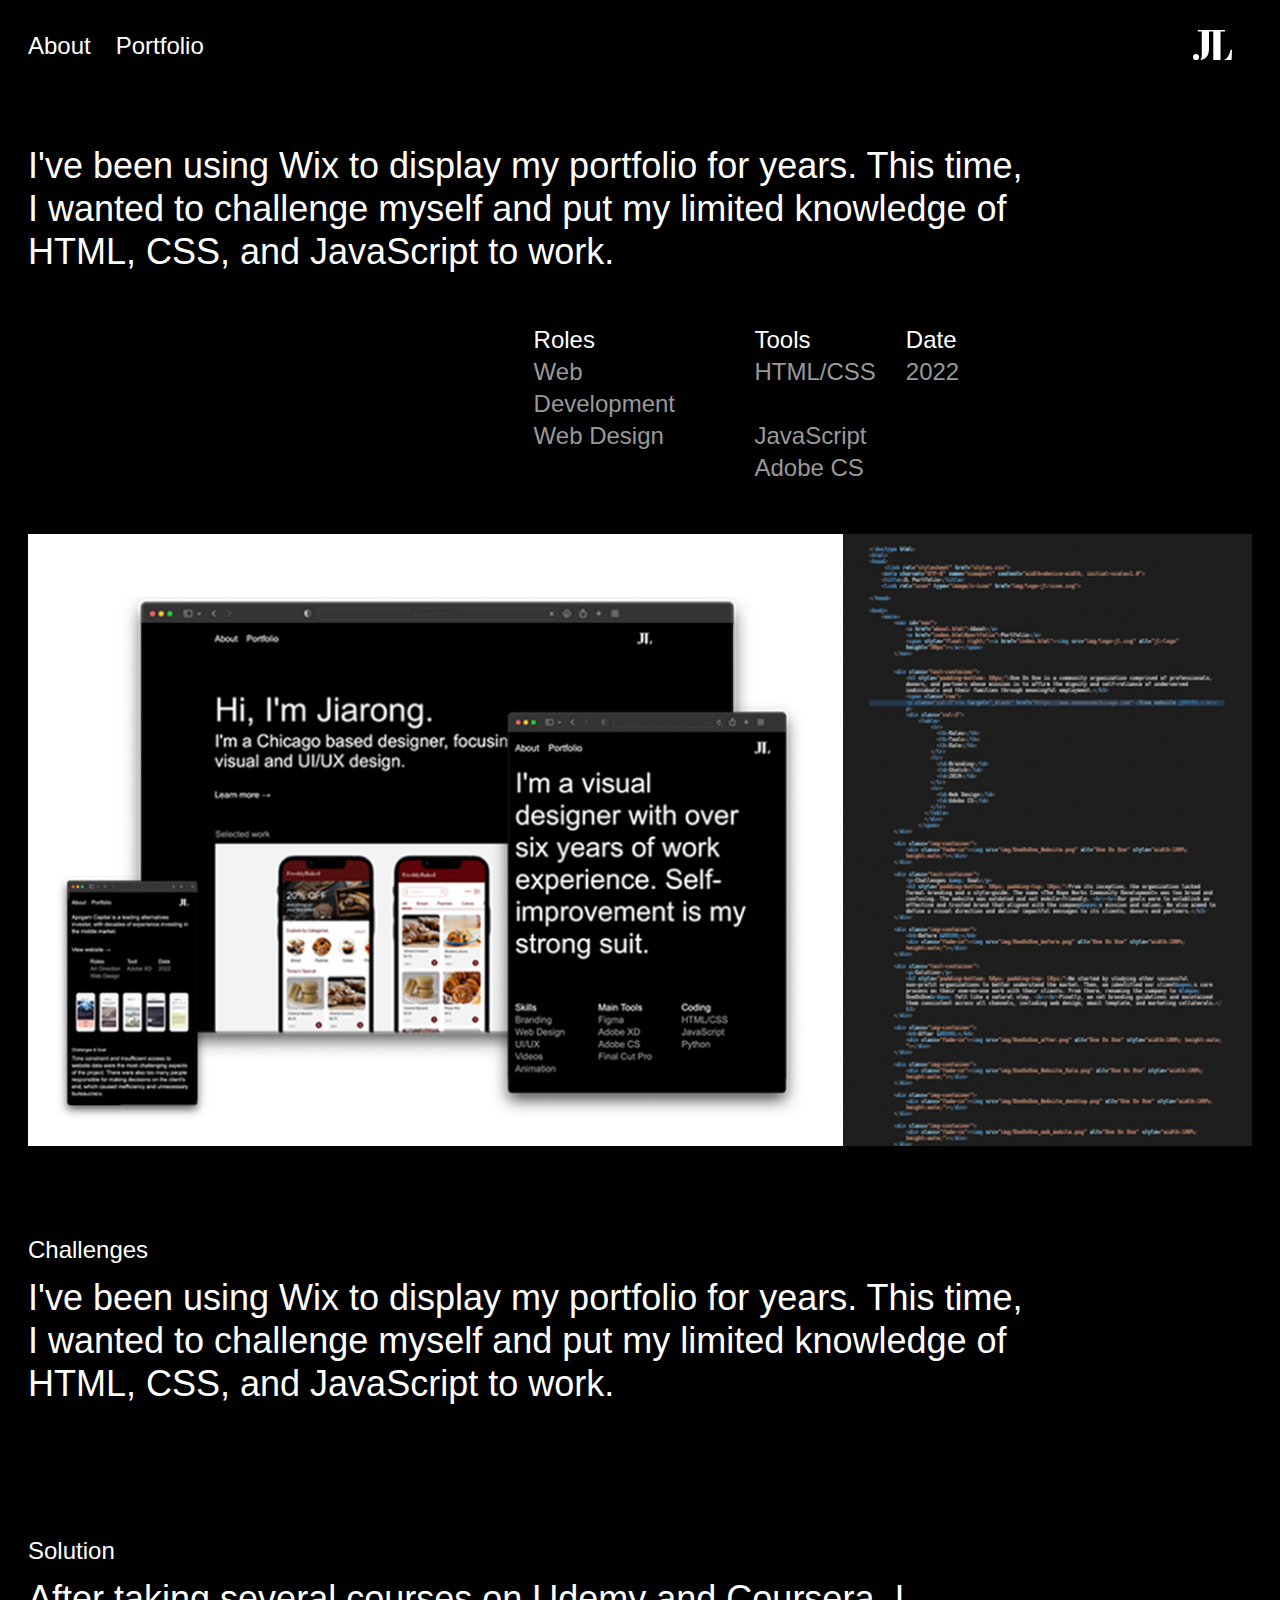
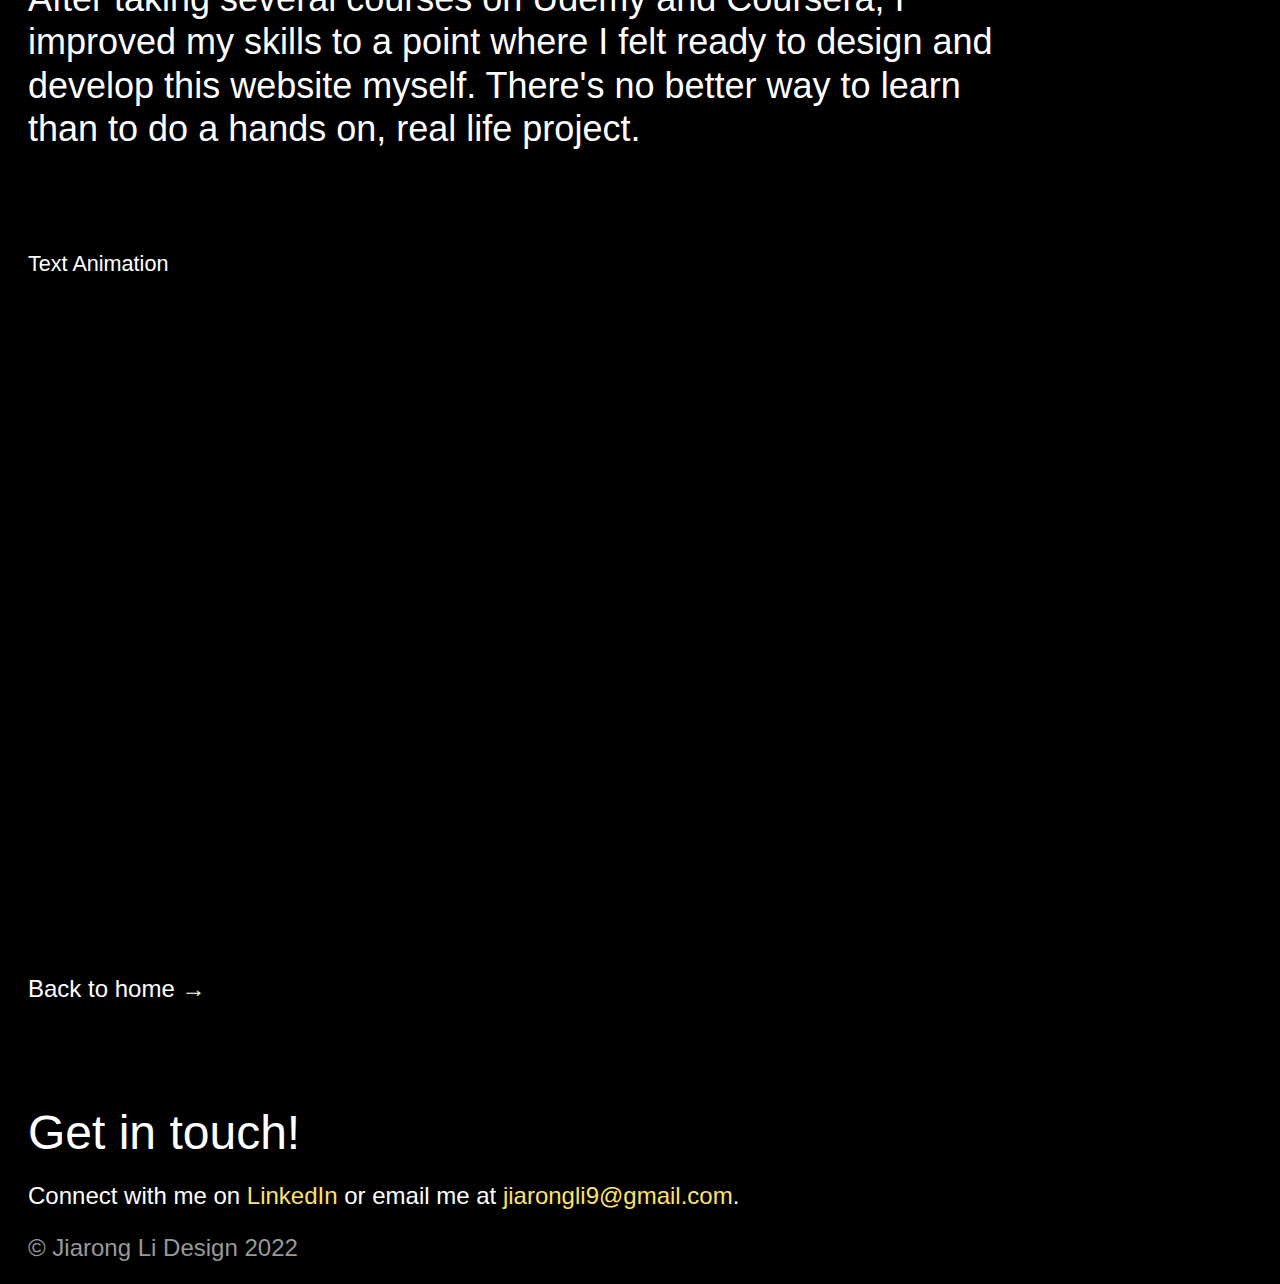
<file: jl-website.html>
<!doctype html>
<html>
<head>
	 <link rel="stylesheet" href="styles.css">
	<meta charset="UTF-8" name="viewport" content="width=device-width, initial-scale=1.0">
	<title>JL Portfolio</title>
	<link rel="icon" type="image/x-icon" href="img/logo-jl-icon.svg">
	
</head>

<body>
	<main>
		<nav id="nav">
			<a href="about.html">About</a>
			<a href="index.html#portfolio">Portfolio</a>
			<span style="float: right;"><a href="index.html"><img src="img/logo-jl.svg" alt="jl-logo" height="30px"></a></span>
		</nav>
		

		<div class="text-container">
			<h3 style="padding-bottom: 50px;">I&apos;ve been using Wix to display my portfolio for years. This time, I wanted to challenge myself and put my limited knowledge of HTML, CSS, and JavaScript to work.</h3>
			<span class="row">
			<p class="col-2">&nbsp;</p>
			<div class="col-2">
				<table>
					<tr>
					  <th>Roles</th>
					  <th>Tools</th>
					  <th>Date</th>
					</tr>
					<tr>
					  <td>Web Development</td>
					  <td>HTML/CSS</td>
					  <td>2022</td>
					</tr>
					<tr>
					  <td>Web Design</td>
					  <td>JavaScript</td>
					</tr>
					<tr>
						<td></td>
						<td>Adobe CS</td>
					  </tr>
				  </table>
				  </div>
				</span>
		</div>
		
		<div class="img-container">
			<div class="fade-in"><img src="img/jl_design_coding.png" alt="JL Website" style="width:100%; height:auto;"></div>
		</div>

		<div class="text-container">
			<p>Challenges</p>
			<h3 style="padding-bottom: 50px; padding-top: 10px;">I&apos;ve been using Wix to display my portfolio for years. This time, I wanted to challenge myself and put my limited knowledge of HTML, CSS, and JavaScript to work.</h3>
		</div>

		<div class="text-container">
			<p>Solution</p>
			<h3 style="padding-bottom: 50px; padding-top: 10px;">After taking several courses on Udemy and Coursera, I improved my skills to a point where I felt ready to design and develop this website myself. There&apos;s no better way to learn than to do a hands on, real life project.</h3>
		</div>

		<div class="img-container">
			<h4>Text Animation</h4>
			<div class="fade-in"><img src="img/jl-im.gif" alt="Text Animation" style="width:100%; height:auto;"></div>
		</div>


		<div class="text-container">
			<p><a href="index.html">Back to home &#8594;</a></p>
		</div>

		
		<footer>
			<h2>Get in touch!</h2>
			<p style="padding-top:20px;">Connect with me on <a href="https://www.linkedin.com/in/jiarongli9/" style="color:#FFE268">LinkedIn</a> or email me at <a href="mailto:jiarongli9@gmail.com" style="color:#FFE268">jiarongli9@gmail.com</a>.</p>
			<p style="color:#999; padding-top: 20px;">&copy; Jiarong Li Design 2022</p>
		</footer>
		
		</main>
		<script src="script.js"></script>
		
</body>
</html>
</file>
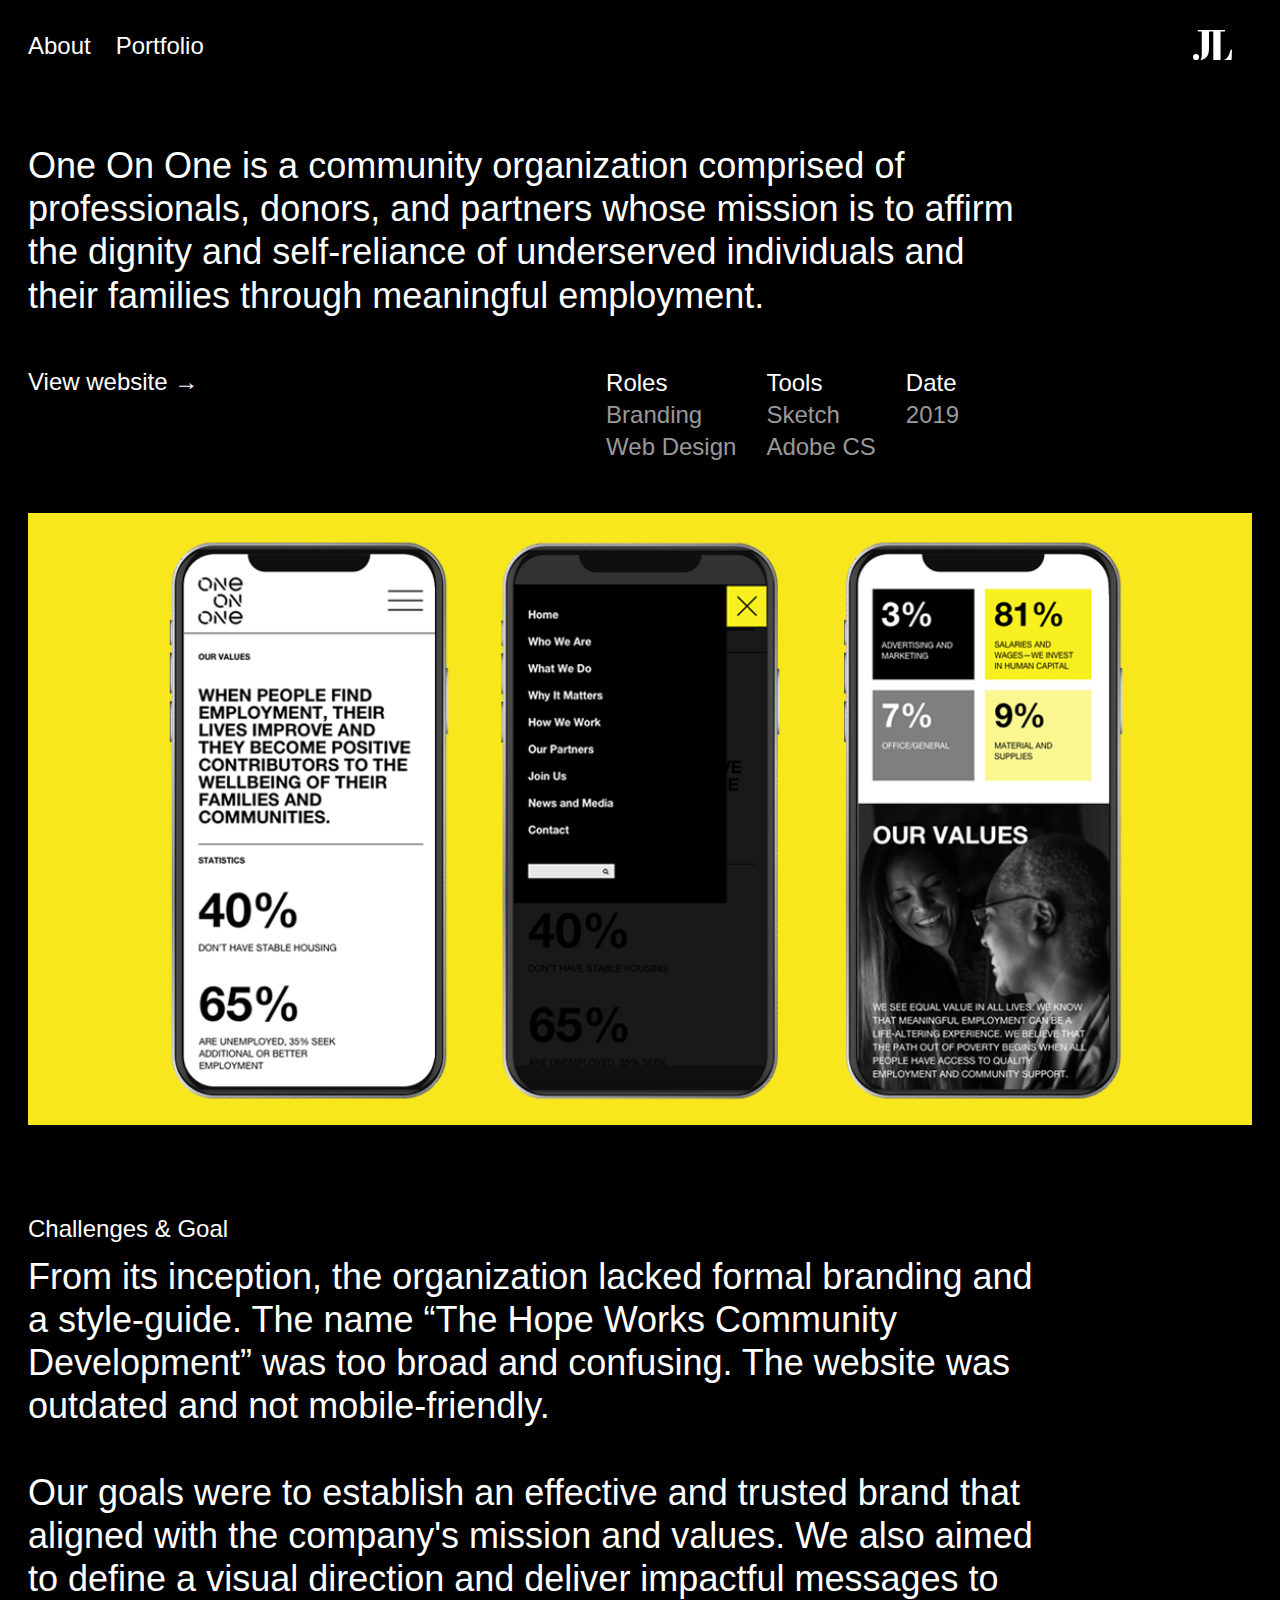
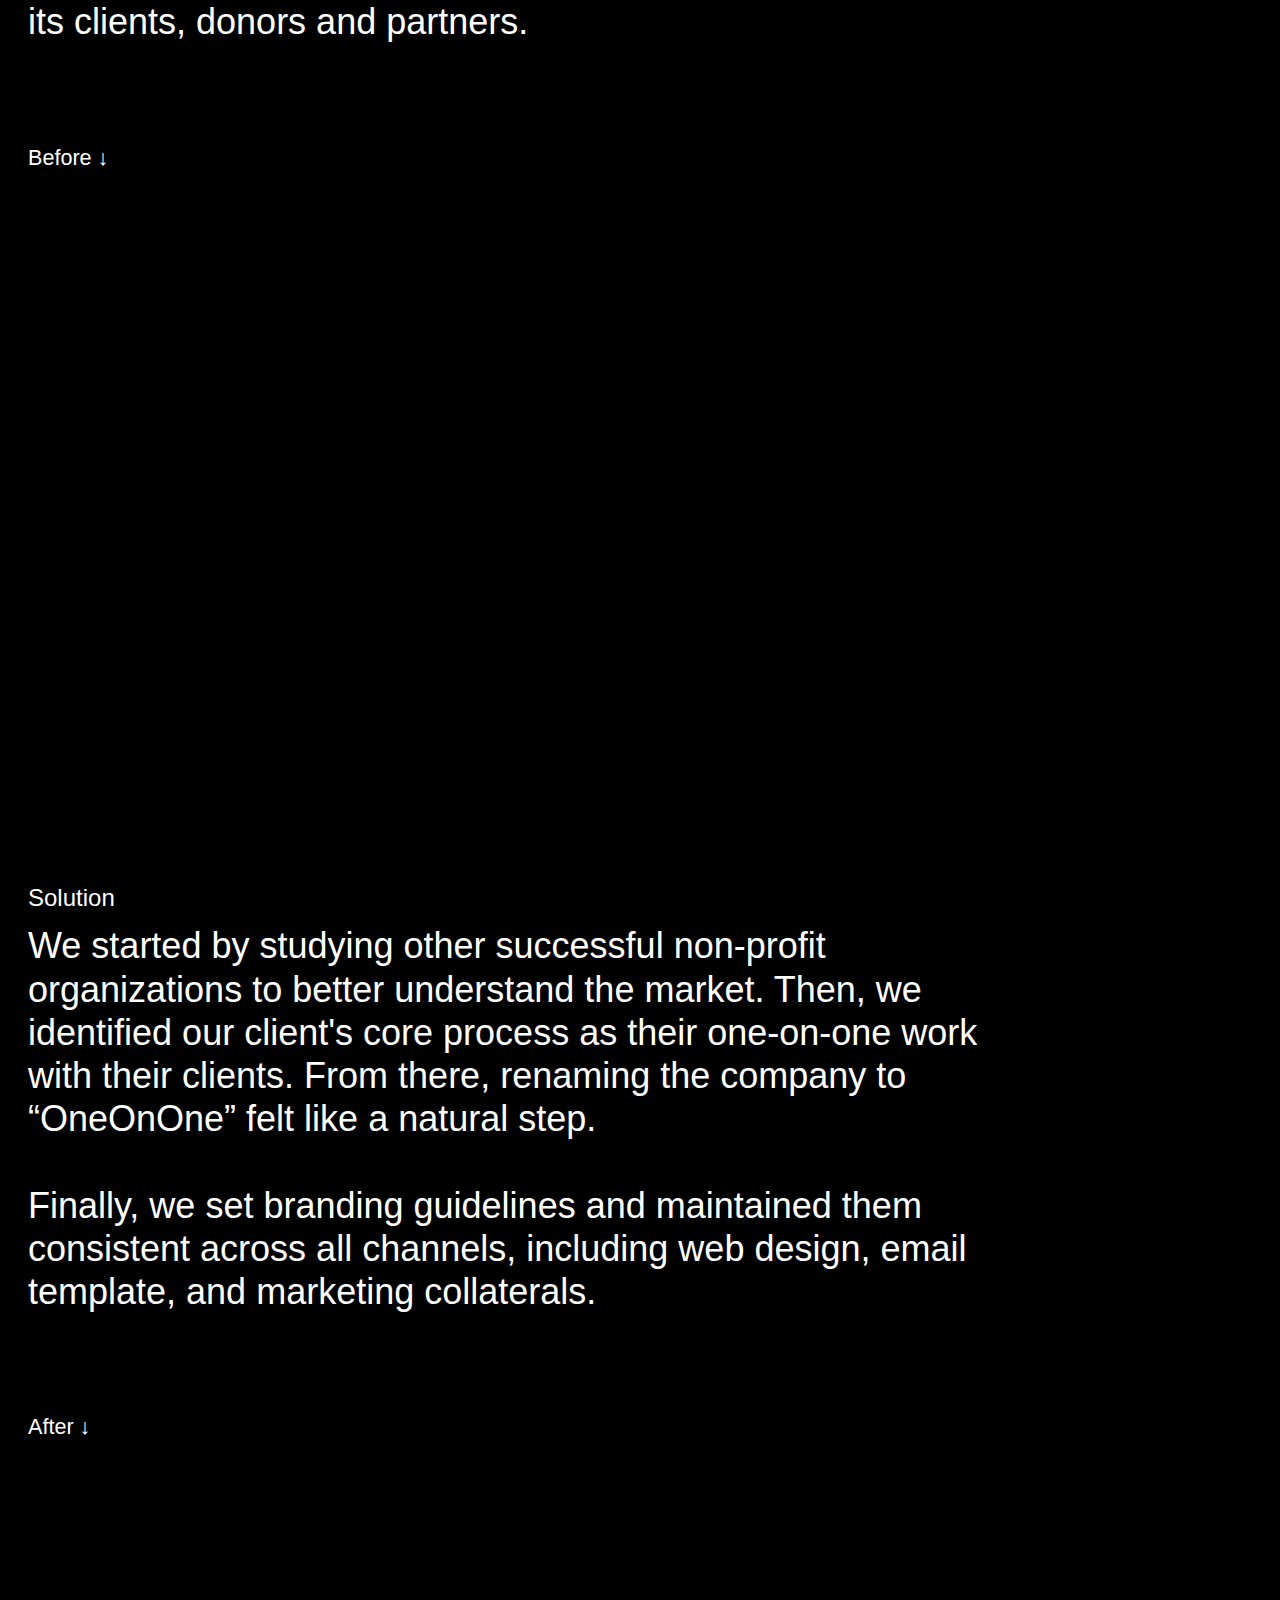
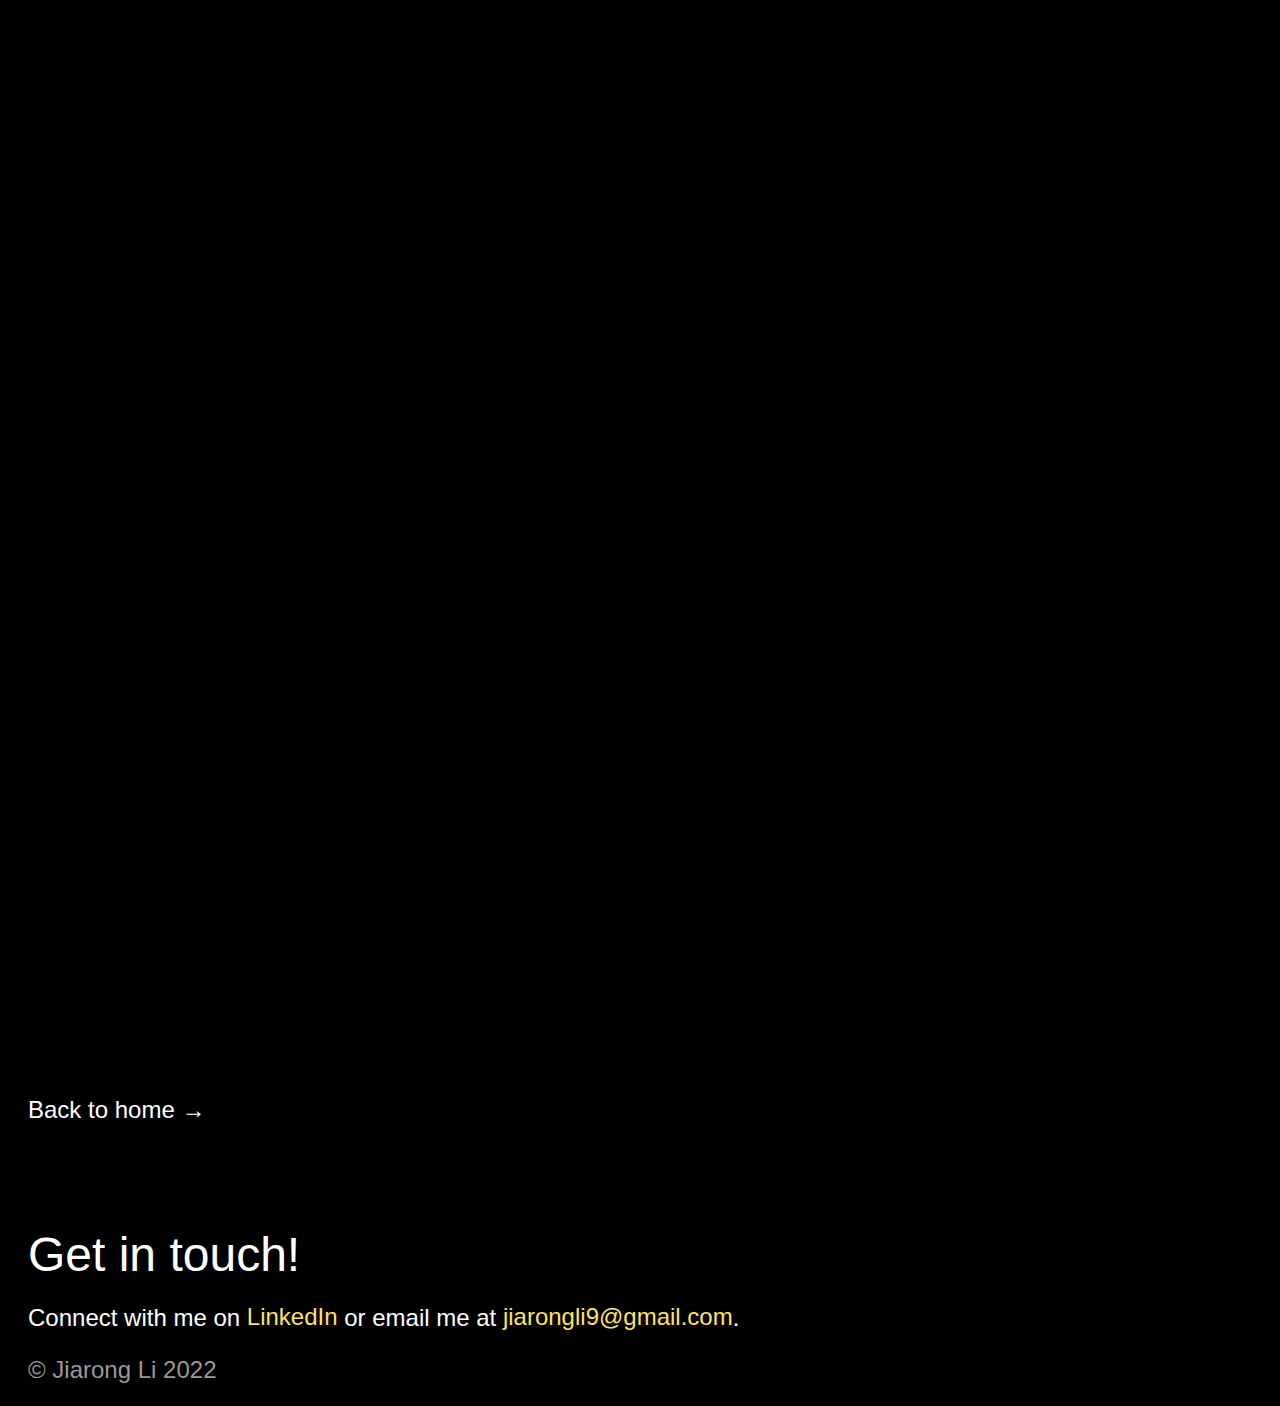
<file: oneonone.html>
<!doctype html>
<html>
<head>
	<link rel="stylesheet" href="styles.css">
	<meta charset="UTF-8" name="viewport" content="width=device-width, initial-scale=1.0">
	<title>JL Portfolio</title>
	<link rel="icon" type="image/x-icon" href="img/logo-jl-icon.svg">
	
</head>

<body>
	<main>
		<nav id="nav">
			<a href="about.html">About</a>
			<a href="index.html#portfolio">Portfolio</a>
			<span style="float: right;"><a href="index.html"><img src="img/logo-jl.svg" alt="jl-logo" height="30px"></a></span>
		</nav>
		

		<div class="text-container">
			<h3 style="padding-bottom: 50px;">One On One is a community organization comprised of professionals, donors, and partners whose mission is to affirm the dignity and self-reliance of underserved individuals and their families through meaningful employment.</h3>
			<span class="row">
			<p class="col-2"><a target="_blank" href="https://www.oneononechicago.com" >View website &#8594;</a></p>
			<div class="col-2">
				<table>
					<tr>
					  <th>Roles</th>
					  <th>Tools</th>
					  <th>Date</th>
					</tr>
					<tr>
					  <td>Branding</td>
					  <td>Sketch</td>
					  <td>2019</td>
					</tr>
					<tr>
					  <td>Web Design</td>
					  <td>Adobe CS</td>
					</tr>
				  </table>
				  </div>
				</span>
		</div>
		
		<div class="img-container">
			<div class="fade-in"><img src="img/OneOnOne_Website.png" alt="One On One" style="width:100%; height:auto;"></div>
		</div>

		<div class="text-container">
			<p>Challenges &amp; Goal</p>
			<h3 style="padding-bottom: 50px; padding-top: 10px;">From its inception, the organization lacked formal branding and a style-guide. The name “The Hope Works Community Development” was too broad and confusing. The website was outdated and not mobile-friendly. <br><br>Our goals were to establish an effective and trusted brand that aligned with the company&apos;s mission and values. We also aimed to define a visual direction and deliver impactful messages to its clients, donors and partners.</h3>
		</div>

		<div class="img-container">
			<h4>Before &#8595;</h4>
			<div class="fade-in"><img src="img/OneOnOne_before.png" alt="One On One" style="width:100%; height:auto;"></div>
		</div>

		<div class="text-container">
			<p>Solution</p>
			<h3 style="padding-bottom: 50px; padding-top: 10px;">We started by studying other successful non-profit organizations to better understand the market. Then, we identified our client&apos;s core process as their one-on-one work with their clients. From there, renaming the company to &ldquo;OneOnOne&rdquo; felt like a natural step. <br><br>Finally, we set branding guidelines and maintained them consistent across all channels, including web design, email template, and marketing collaterals.</h3>
		</div>

		<div class="img-container">
			<h4>After &#8595;</h4>
			<div class="fade-in"><img src="img/OneOnOne_after.png" alt="One On One" style="width:100%; height:auto;"></div>
		</div>

		<div class="img-container">
			<div class="fade-in"><img src="img/OneOnOne_Website_Data.png" alt="One On One" style="width:100%; height:auto;"></div>
		</div>

		<div class="img-container">
			<div class="fade-in"><img src="img/OneOnOne_Website_desktop.png" alt="One On One" style="width:100%; height:auto;"></div>
		</div>

		<div class="img-container">
			<div class="fade-in"><img src="img/OneOnOne_web_mobile.png" alt="One On One" style="width:100%; height:auto;"></div>
		</div>

		<div class="img-container">
			<div class="fade-in"><img src="img/OneOnOne_Email.png" alt="One On One" style="width:100%; height:auto;"></div>
		</div>

		<div class="img-container">
			<div class="fade-in"><img src="img/OneOnOne_Stationery.png" alt="One On One" style="width:100%; height:auto;"></div>
		</div>

		<div class="img-container">
			<div class="fade-in"><img src="img/OneOnOne_Brochure.png" alt="One On One" style="width:100%; height:auto;"></div>
		</div>


		<div class="text-container">
			<p><a href="index.html">Back to home &#8594;</a></p>
		</div>

		
		<footer>
			<h2>Get in touch!</h2>
			<p style="padding-top:20px;">Connect with me on <a href="https://www.linkedin.com/in/jiarongli9/" style="color:#FFE268">LinkedIn</a> or email me at <a href="mailto:jiarongli9@gmail.com" style="color:#FFE268">jiarongli9@gmail.com</a>.</p>
			<p style="color:#999; padding-top: 20px;">&copy; Jiarong Li 2022</p>
		</footer>
		
		</main>
		<script src="script.js"></script>
		
</body>
</html>
</file>
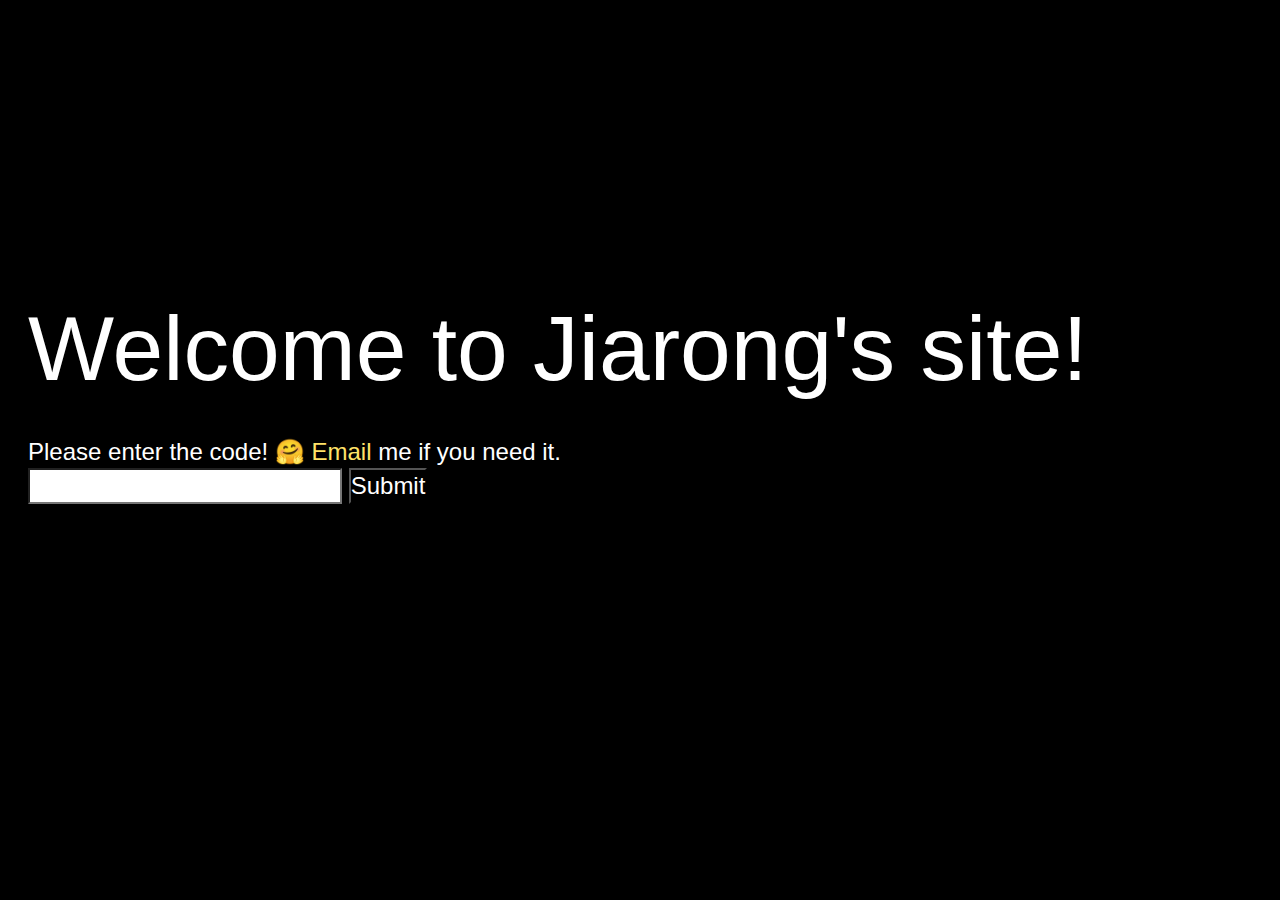
<file: password.html>
<!DOCTYPE html>
<html lang="en">
<head>
    <meta charset="UTF-8">
    <meta name="viewport" content="width=device-width, initial-scale=1.0">
    <title>JL Portfolio</title>
    <link rel="icon" type="image/x-icon" href="img/logo-jl-icon.svg">
    <link rel="stylesheet" href="styles.css">
</head>
<body>
    <div style="margin: 300px 20px;">
        <h1 style="margin: 40px 0px;">Welcome to Jiarong's site!</h1>
        <p>Please enter the code! 🤗 <a href="mailto:jiarongli9@gmail.com" style="color:#FFE268">Email</a> me if you need it.</p>
        <input style="background-color: #ffffff; color: #000000;" type="password" id="password">
        <button onclick="checkPassword()">Submit</button>
    </div>
    <script>
        document.getElementById("password").addEventListener("keydown", function(event) {
            if (event.key === "Enter") {
                checkPassword();
            }
        });

        async function checkPassword() {
            const password = document.getElementById("password").value;
            console.log("Entered password: " + password); // Debugging log
            const page = getParameterByName('page');
            console.log("Page to redirect: " + page); // Debugging log

            // Basic validation to check if the password field is empty
            if (password.trim() === "") {
                alert("Please enter a password");
                return;
            }

            try {
                const response = await fetch('/check-password', {
                    method: 'POST',
                    headers: {
                        'Content-Type': 'application/json'
                    },
                    body: JSON.stringify({ password })
                });

                if (response.ok) {
                    const data = await response.json();
                    if (data.authenticated) {
                        sessionStorage.setItem('authenticated', 'true');
                        if (page) {
                            window.location.href = page;
                        } else {
                            alert("No page specified for redirection");
                        }
                    } else {
                        alert("Incorrect password");
                    }
                } else {
                    alert("Incorrect password");
                }
            } catch (error) {
                console.error("Error:", error);
                alert("An error occurred while checking the password");
            }
        }

        function getParameterByName(name) {
            const url = window.location.href;
            name = name.replace(/[\[\]]/g, "\\$&");
            const regex = new RegExp("[?&]" + name + "(=([^&#]*)|&|#|$)"),
                  results = regex.exec(url);
            if (!results) return null;
            if (!results[2]) return '';
            return decodeURIComponent(results[2].replace(/\+/g, " "));
        }
    </script>
</body>
</html>
</file>
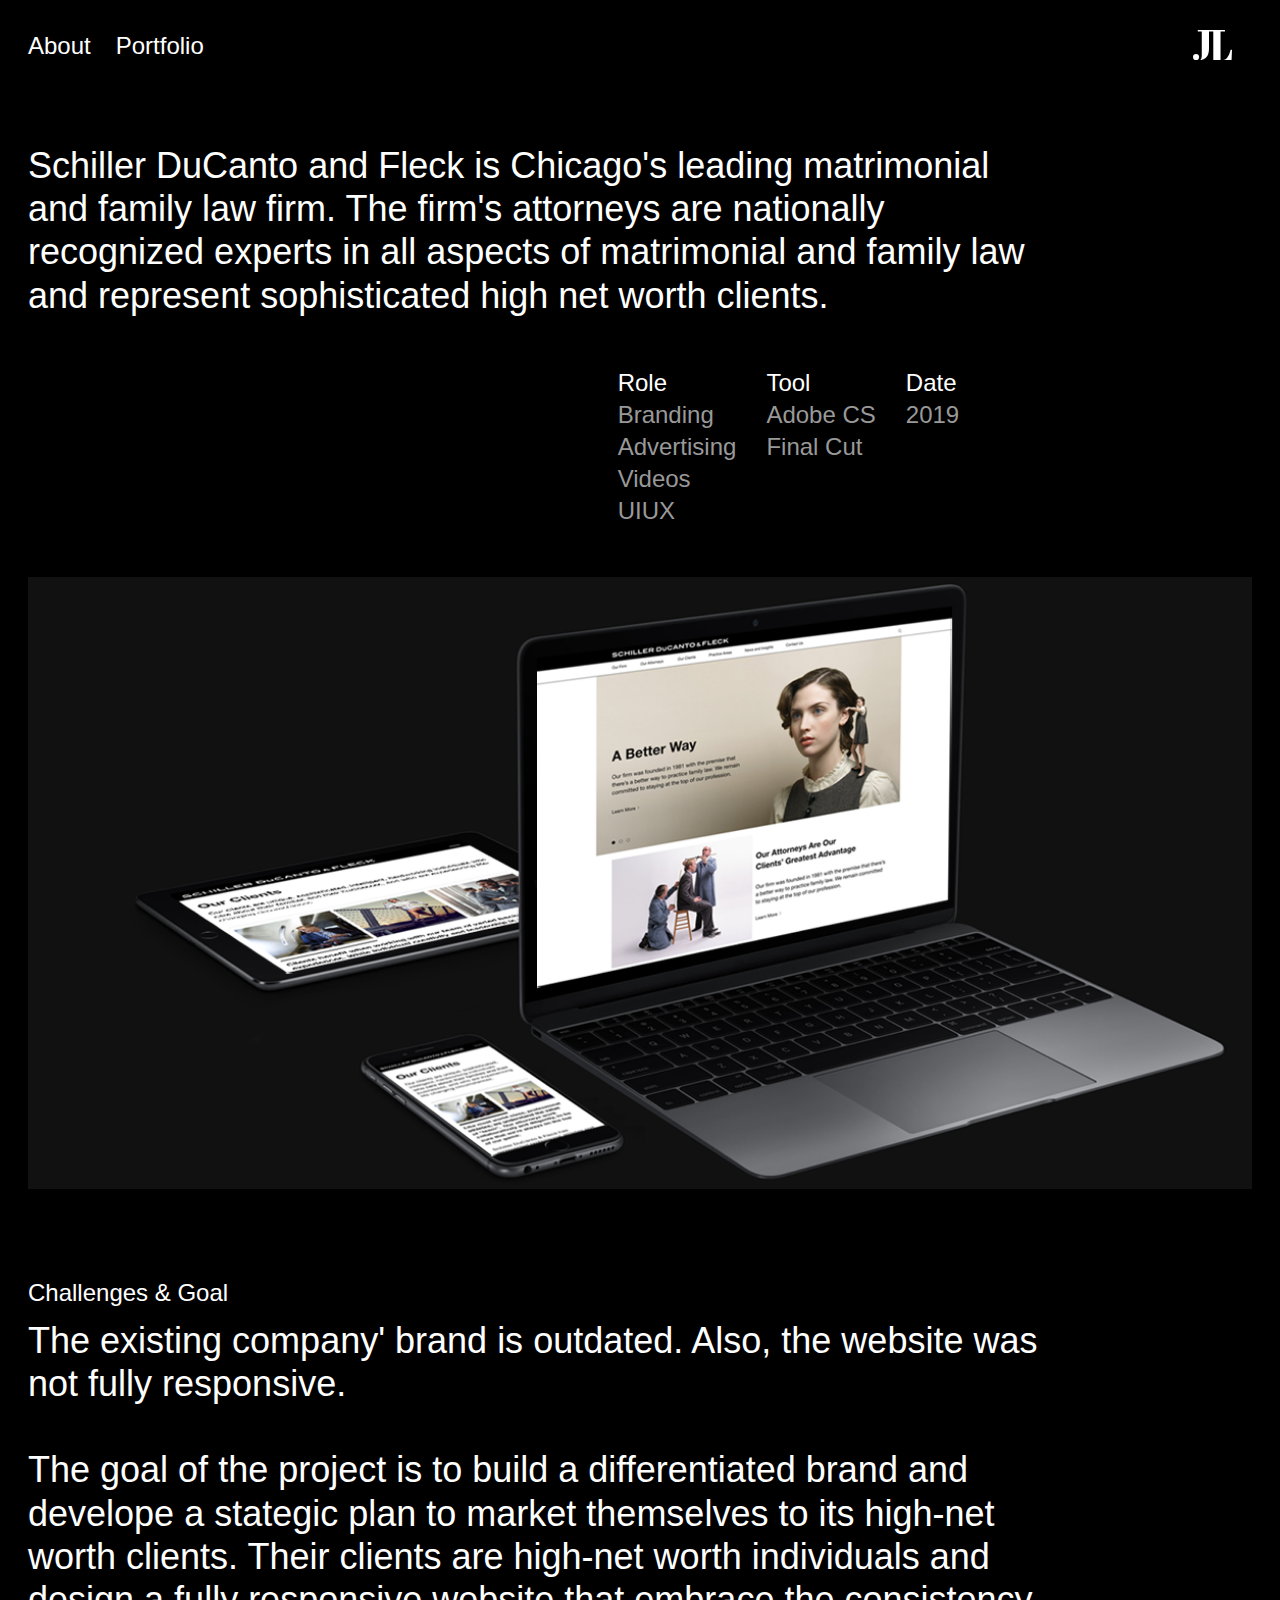
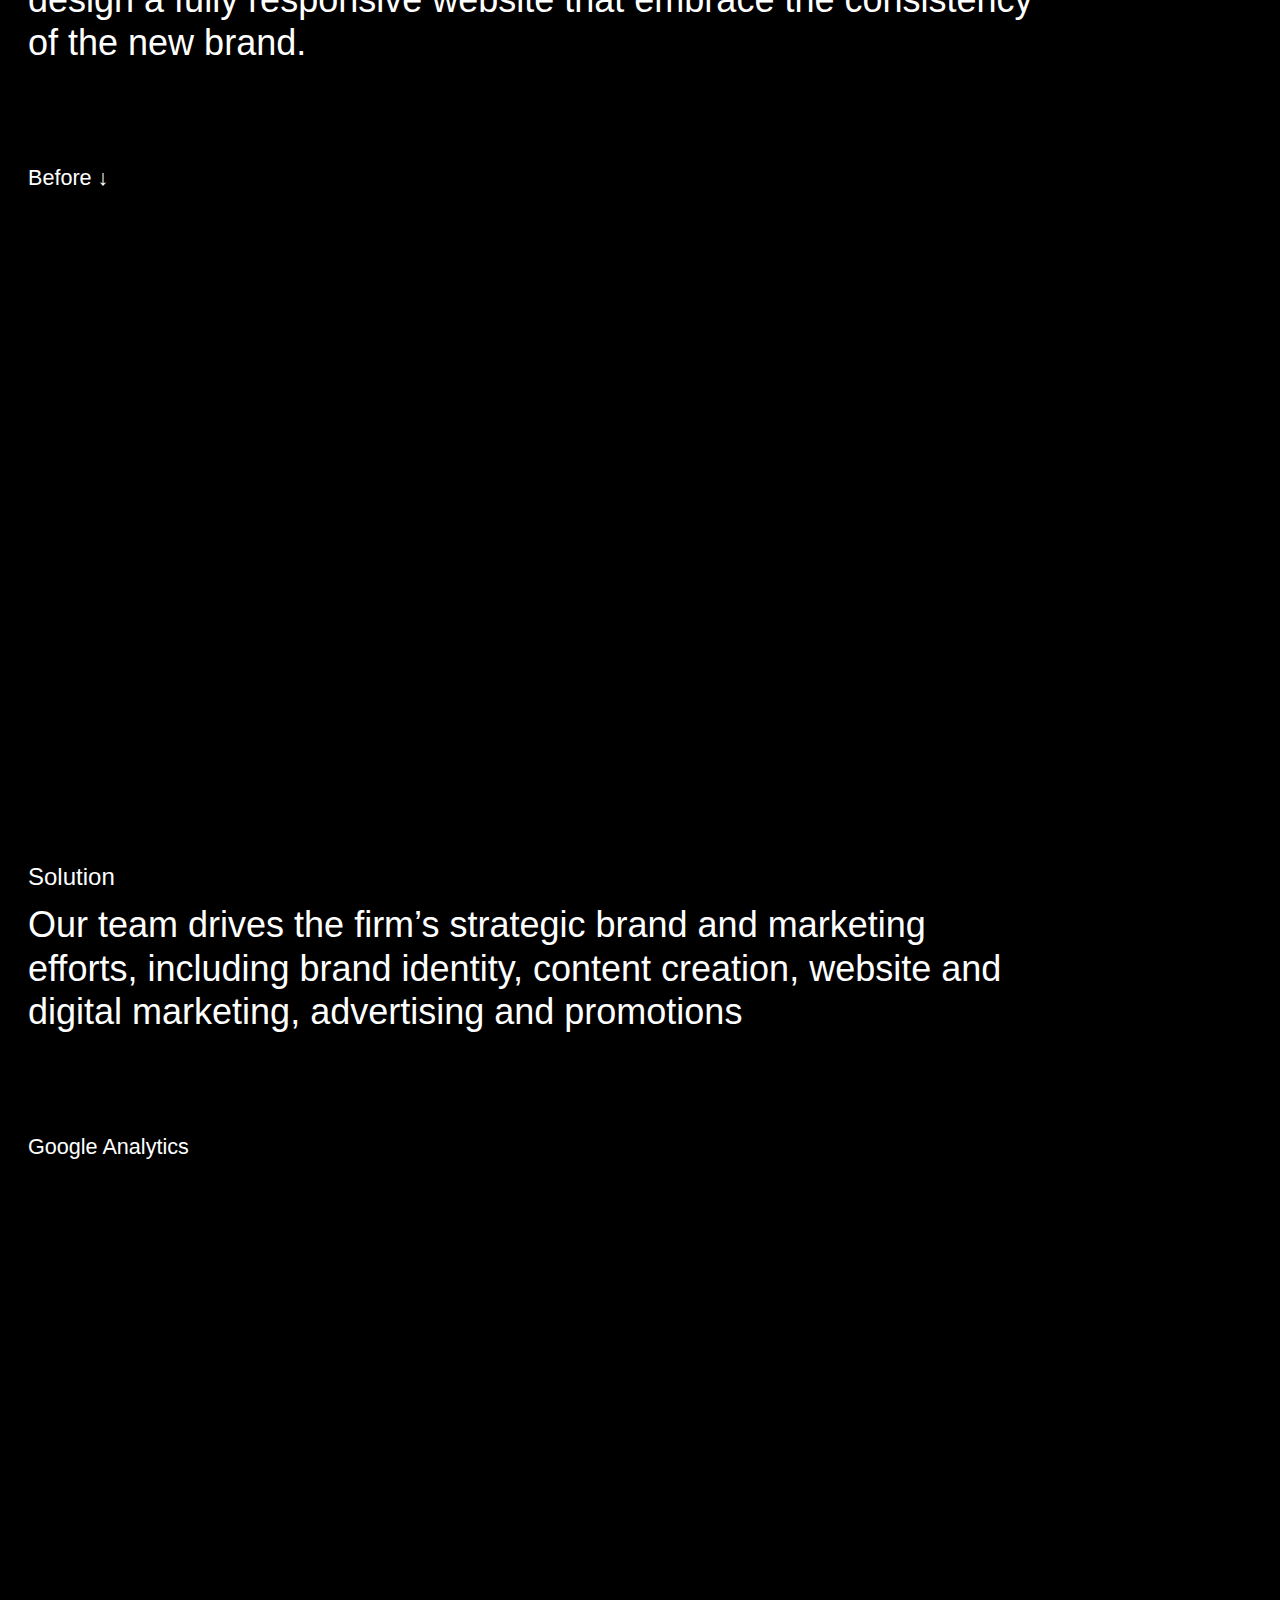
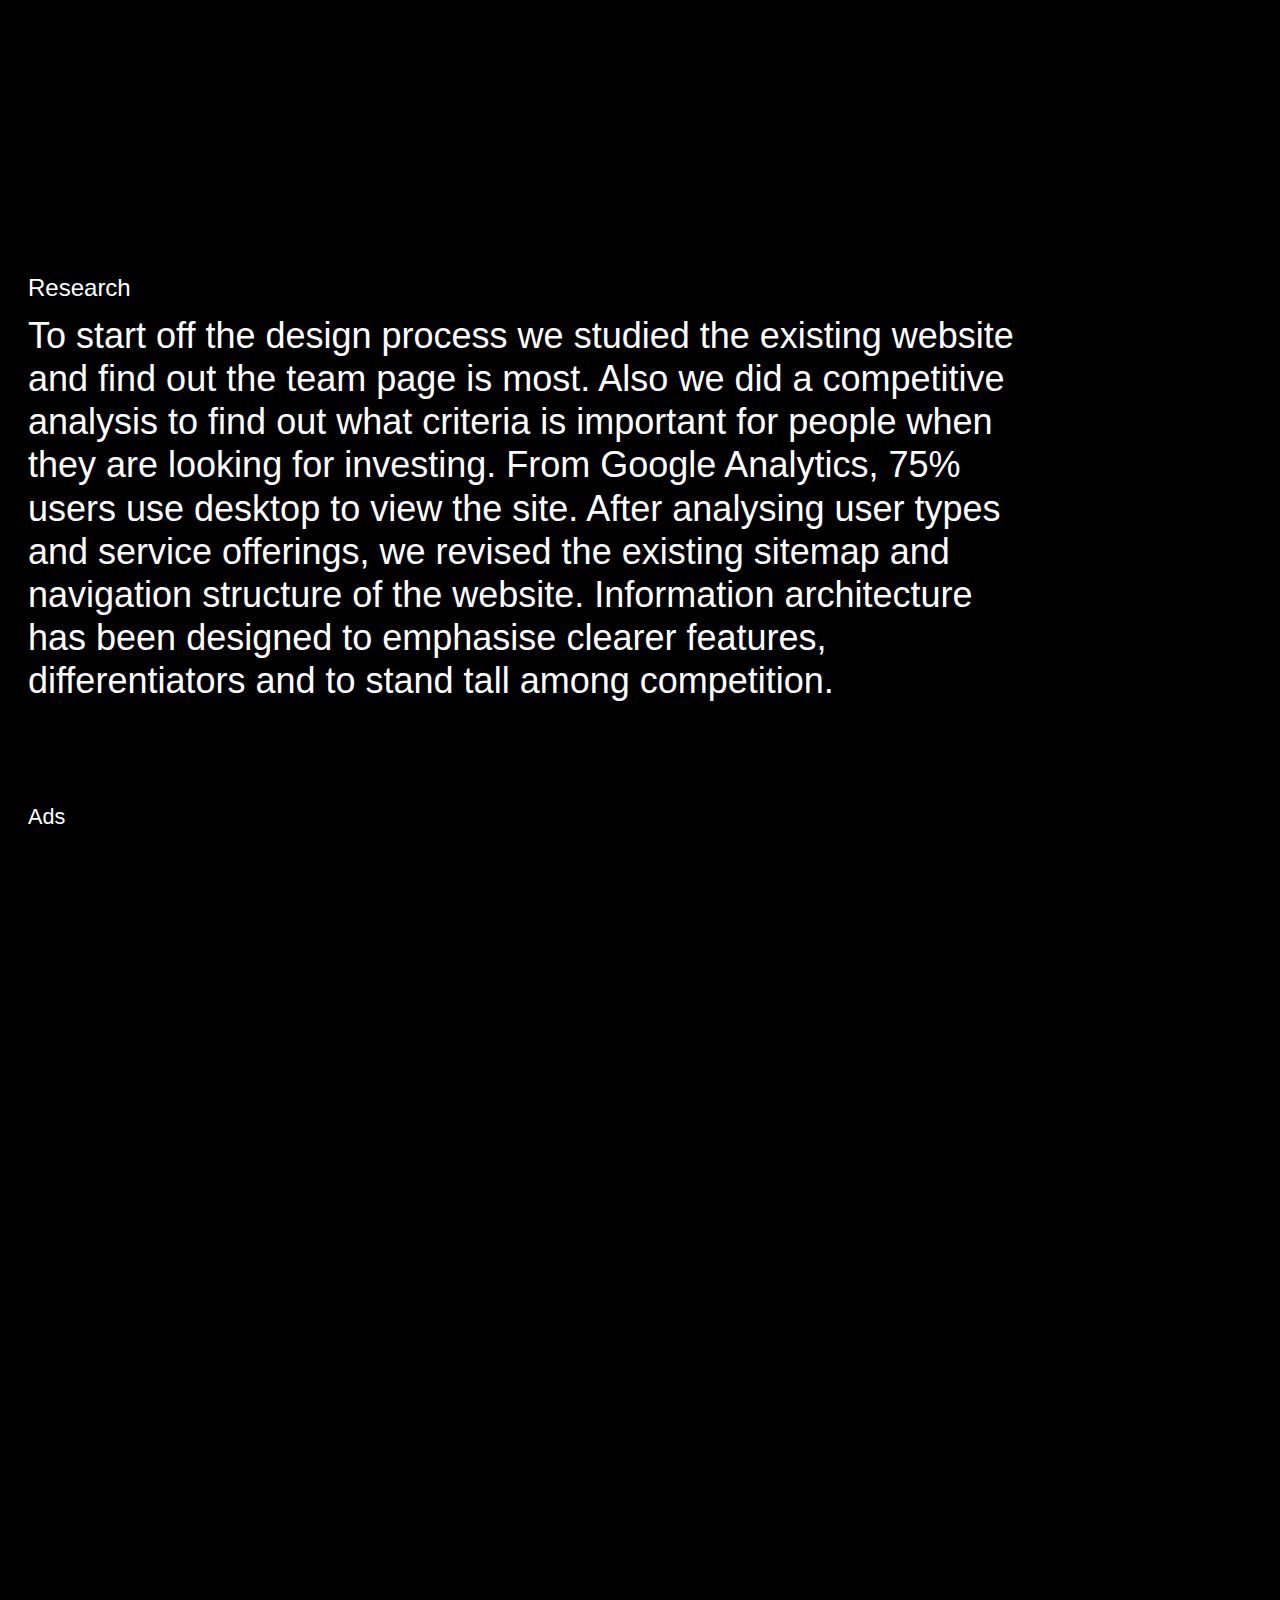
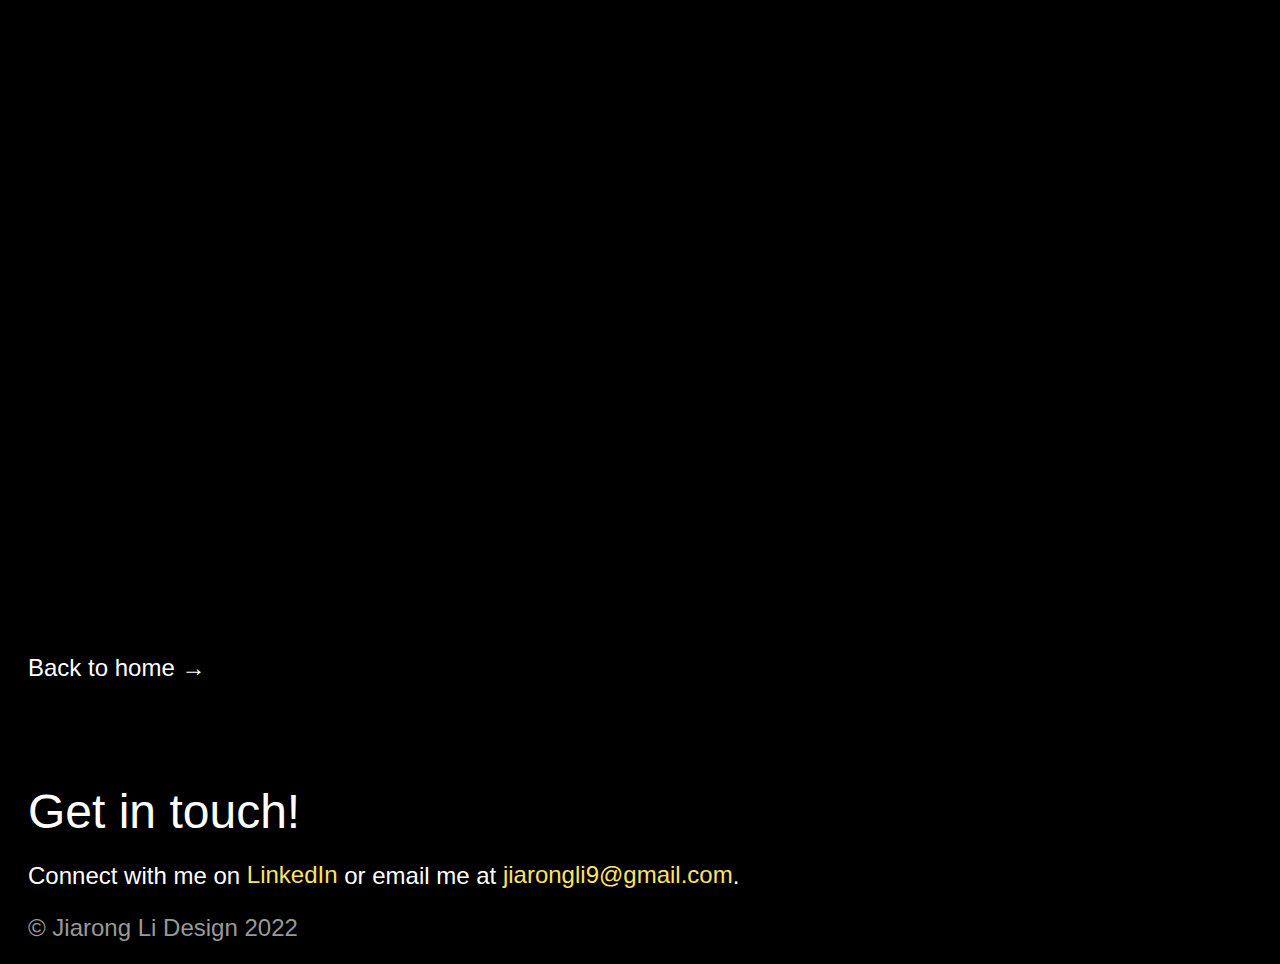
<file: schiller.html>
<!doctype html>
<html>
<head>
	 <link rel="stylesheet" href="styles.css">
	<meta charset="UTF-8" name="viewport" content="width=device-width, initial-scale=1.0">
	<title>JL Portfolio</title>
	<link rel="icon" type="image/x-icon" href="img/logo-jl-icon.svg">
	
</head>

<body>
	<main>
		<nav id="nav">
			<a href="about.html">About</a>
			<a href="index.html#portfolio">Portfolio</a>
			<span style="float: right;"><a href="index.html"><img src="img/logo-jl.svg" alt="jl-logo" height="30px"></a></span>
		</nav>
		

		<div class="text-container">
			<h3 style="padding-bottom: 50px;">Schiller DuCanto and Fleck is Chicago&apos;s leading matrimonial and family law firm. The firm&apos;s attorneys are nationally recognized experts in all aspects of matrimonial and family law and represent sophisticated high net worth clients.</h3>
			<span class="row">
			<p class="col-2"> <a>&nbsp;<!--View website &#8594;--></a></p>
			<div class="col-2">
				<table>
					<tr>
					  <th>Role</th>
					  <th>Tool</th>
					  <th>Date</th>
					</tr>
					<tr>
					  <td>Branding</td>
					  <td>Adobe CS</td>
					  <td>2019</td>
					</tr>
					<tr>
						<td>Advertising</td>
						<td>Final Cut</td>
					  </tr>
					  <tr>
						<td>Videos</td>
					  </tr>
					  <tr>
						<td>UIUX</td>
					  </tr>
				  </table>
				</div>
				</span>
		</div>
		
		
		<div class="img-container">
			<div class="fade-in"><img src="img/SchillerDuCanto_Responsive.png" alt="Apogem Capital" style="width:100%; height:auto;"></div>
		</div>

		<div class="text-container">
			<p>Challenges & Goal</p>
			<h3 style="padding-bottom: 50px; padding-top: 10px;">The existing company&apos; brand is outdated. Also, the website was not fully responsive. <br><br> The goal of the project is to build a differentiated brand and develope a stategic plan to market themselves to its high-net worth clients. Their clients are high-net worth individuals and design a fully responsive website that embrace the consistency of the new brand.</h3>
		</div>

		<div class="img-container">
			<h4>Before &#8595;</h4>
			<div class="fade-in"><img src="img/schiller-before.png" alt="Schiller DuCanto & Fleck" style="width:100%; height:auto;"></div>
		</div>

		<div class="text-container">
			<p>Solution</p>
			<h3 style="padding-bottom: 50px; padding-top: 10px;">Our team drives the firm’s strategic brand and marketing efforts, including brand identity, content creation, website and digital marketing, advertising and promotions</h3>
		</div>

		<div class="img-container">
			<h4>Google Analytics</h4>
			<div class="fade-in"><img src="img/schiller-analytics.png" alt="Schiller DuCanto & Fleck" style="width:100%; height:auto;"></div>
		</div>

		<div class="text-container">
			<p>Research</p>
			<h3 style="padding-bottom: 50px; padding-top: 10px;">To start off the design process we studied the existing website and find out the team page is most. Also we did a competitive analysis to find out what criteria is important for people when they are looking for investing. From Google Analytics, 75% users use desktop to view the site. After analysing user types and service offerings, we revised the existing sitemap and navigation structure of the website. Information architecture has been designed to emphasise clearer features, differentiators and to stand tall among competition.</h3>
		</div>

		<div class="img-container">
			<h4>Ads</h4>
			<div class="fade-in"><img src="img/schiller_ads1.png" alt="Schiller Ads" style="width:100%; height:auto;"></div>
			<div class="fade-in"><img src="img/schiller_ads2.png" alt="Schiller Ads" style="width:100%; height:auto;"></div>
			<div class="fade-in"><img src="img/schiller_ads3.png" alt="Schiller Ads" style="width:100%; height:auto;"></div>
			<div class="fade-in"><img src="img/schiller_ads_ferrari.png" alt="Schiller Ads" style="width:100%; height:auto;"></div>
		</div>

		<div class="img-container">
			<h4>Anniversary Video</h4>
			<div class="fade-in"><img src="img/schiller-anniversary-video.png" alt="Schiller Anniversary Video" style="width:100%; height:auto;">
			<p><a href="https://youtu.be/dPHN8k6Jh24" target="_blank">Watch Video &#8594;</a></p></div>
		</div>

		<div class="text-container" style="margin-bottom:0px;"><h4 style="padding-bottom:0px;">Interview Videos</h4> </div>
		<div class="video-container">
			<iframe width="1200" height="500" src="https://www.youtube.com/embed/l7lPgYvVZgw" title="YouTube video player" frameborder="0" allow="accelerometer; autoplay; clipboard-write; encrypted-media; gyroscope; picture-in-picture" allowfullscreen></iframe>
		</div>
		<div class="video-container">
			<iframe width="1200" height="500" src="https://www.youtube.com/embed/jBmzikQuVqw" title="YouTube video player" frameborder="0" allow="accelerometer; autoplay; clipboard-write; encrypted-media; gyroscope; picture-in-picture" allowfullscreen></iframe>
		</div>

	



		<div class="text-container">
			<p><a href="index.html" target="_blank">Back to home &#8594;</a></p>
		</div>
		
		<footer>
			<h2>Get in touch!</h2>
			<p style="padding-top:20px;">Connect with me on <a href="https://www.linkedin.com/in/jiarongli9/" style="color:#FFE268">LinkedIn</a> or email me at <a href="mailto:jiarongli9@gmail.com" style="color:#FFE268">jiarongli9@gmail.com</a>.</p>
			<p style="color:#999; padding-top: 20px;">&copy; Jiarong Li Design 2022</p>
		</footer>
		
		</main>
		<script src="script.js"></script>
		
</body>
</html>
</file>
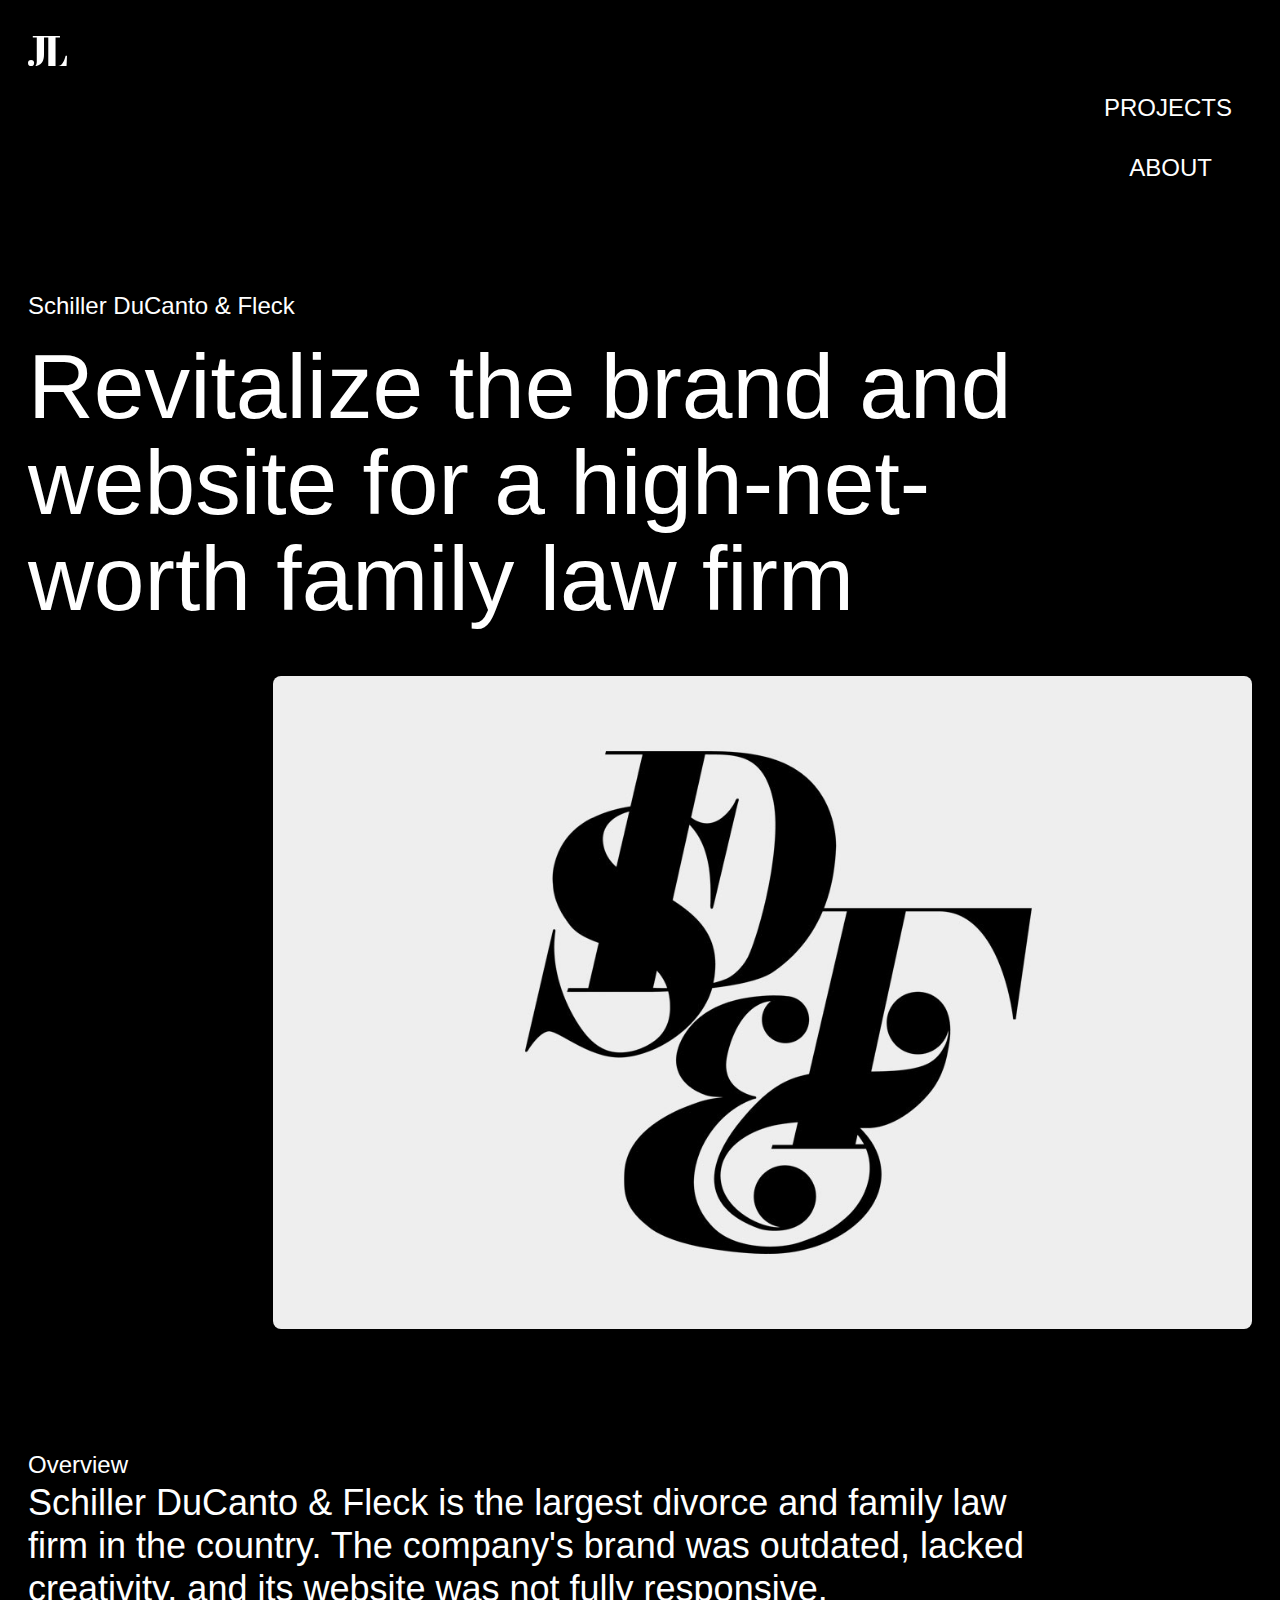
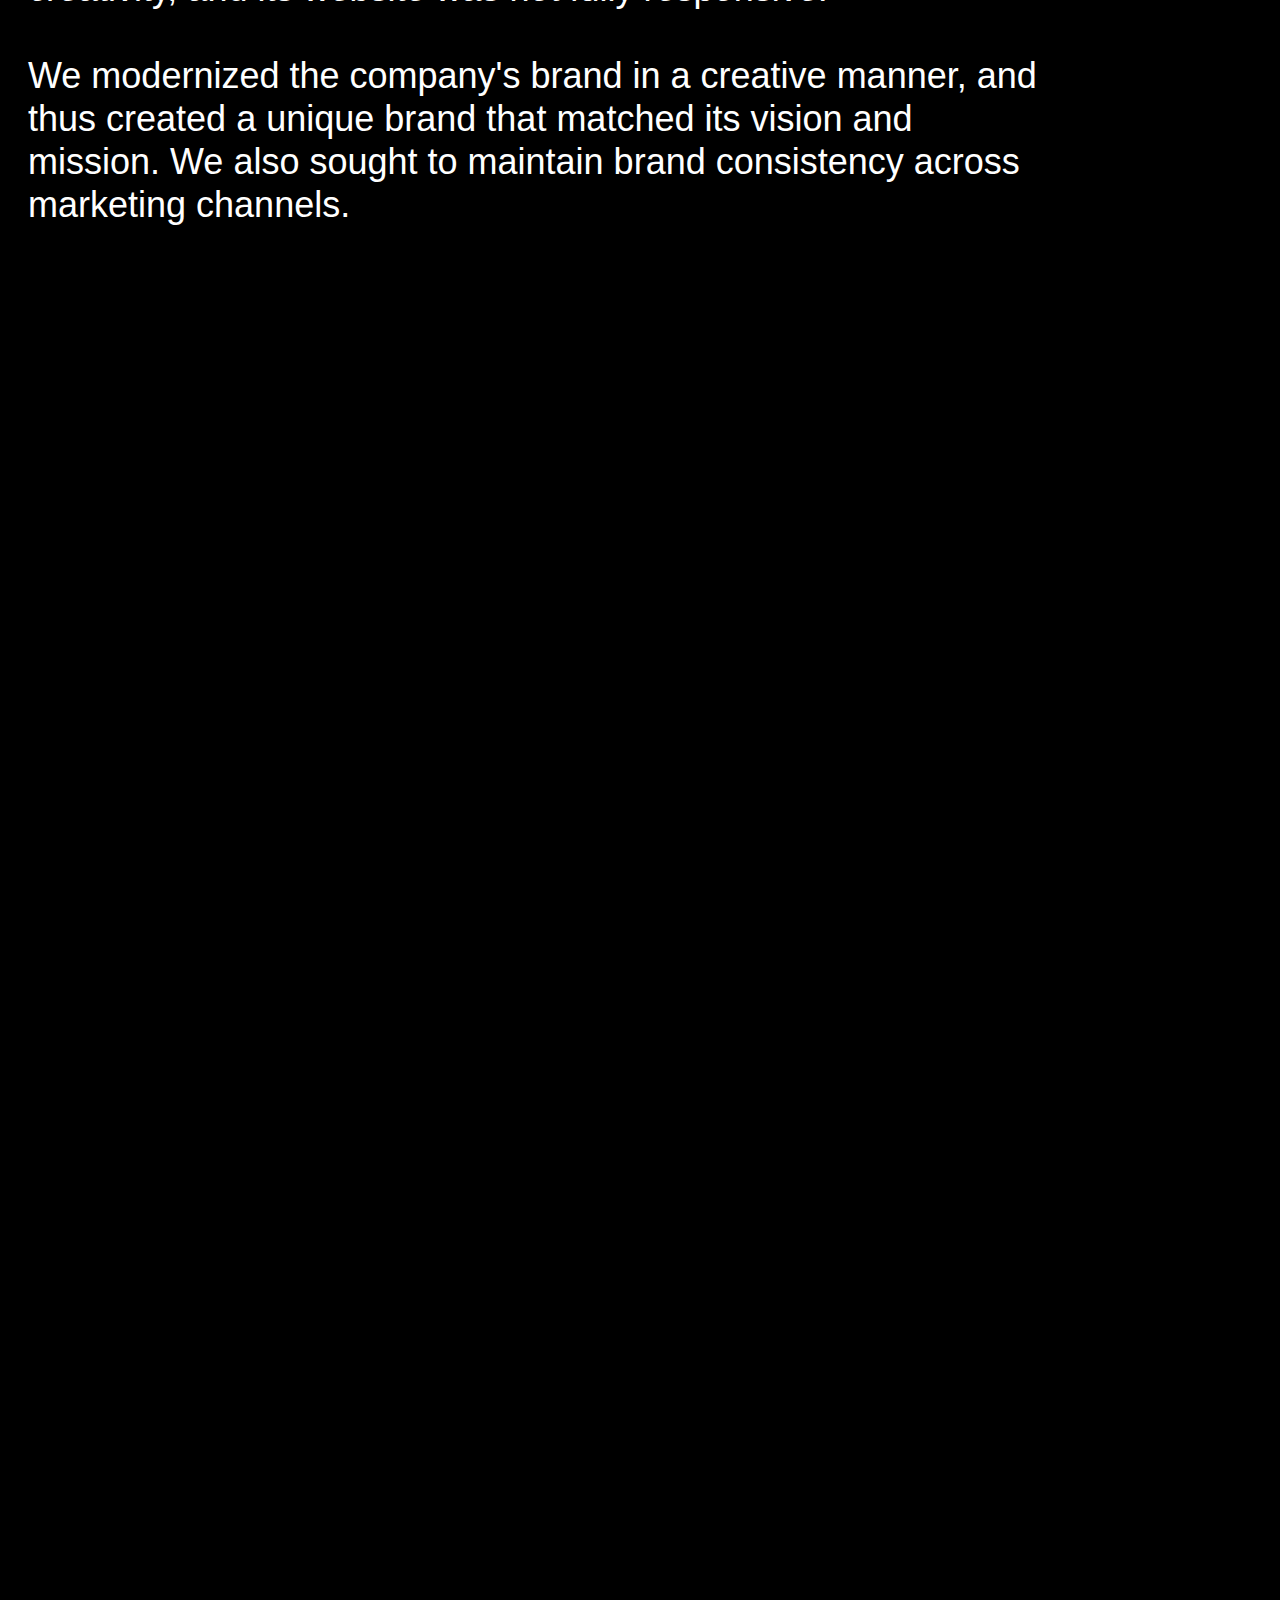
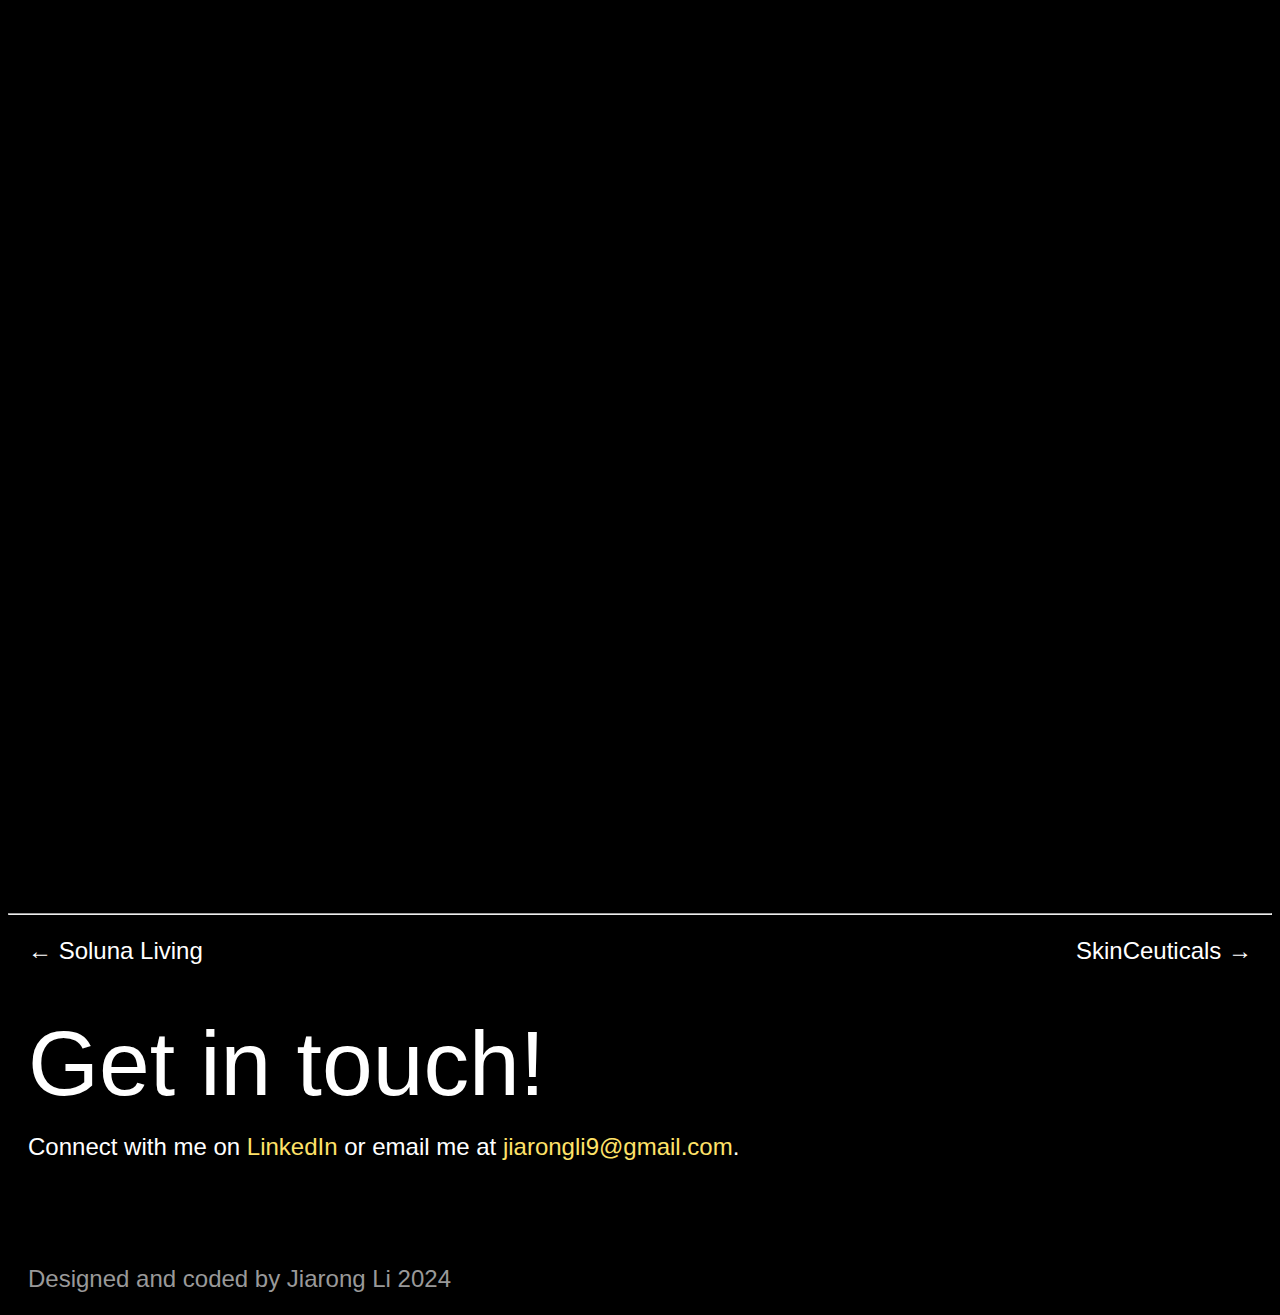
<file: schillerducanto.html>
<!doctype html>
<html>
<head>
	 <link rel="stylesheet" href="styles.css">
	<meta charset="UTF-8" name="viewport" content="width=device-width, initial-scale=1.0">
	<title>JL Portfolio</title>
	<link rel="icon" type="image/x-icon" href="img/logo-jl-icon.svg">
	
</head>

<body>
	<main>
		
		<nav id="nav">
			<ul style="height:auto;">
				<li><span><a href="index.html"><img src="img/logo-jl.svg" alt="jl-logo" height="30px" ></a></span></li>
				<li><a style="float: right; " href="index.html#projects">Projects</a></li>
				<li><a style="float: right; margin-right: 40px;" href="about.html">About</a></li>
			</ul>
		</nav>	
		

		<div class="text-container">
			<p style="padding-bottom: 16px;">Schiller DuCanto & Fleck</p>
			<h1>Revitalize the brand and website for a high-net-worth family law firm</h1>
		</div>

		<div class="img-container" >
			<div class="fade-in"><img src="img/SchillerDuCanto_Symbol.jpg" alt="Schiller DuCanto Branding" style="float:right; width:80%; height:auto; border-radius: 8px;"></div>
		</div>

		<div class="text-container row" style="clear: right; padding-top: 5rem;">
			<p class="col-1">Overview</p>
			<h3 class="col-3">Schiller DuCanto & Fleck is the largest divorce and family law firm in the country. The company's brand was outdated, lacked creativity, and its website was not fully responsive. <br><br> We modernized the company's brand in a creative manner, and thus created a unique brand that matched its vision and mission. We also sought to maintain brand consistency across marketing channels.</h3>
			<br>
		</div>

		<div class="img-container" >
			<div class="fade-in"><img src="img/SchillerDuCanto-website.jpg" alt="Soluna Website" style="width:100%; height:auto; border-radius: 8px;"></div>
		</div>

		<div class="img-container" >
			<div class="fade-in"><img src="img/SchillerDuCanto-website2.jpg" alt="Soluna Website" style="width:100%; height:auto; border-radius: 8px;"></div>
		</div>

		<div class="img-container" >
			<div class="fade-in"><img src="img/schiller_ads1.png" alt="Schiller DuCanto Ads" style="width:100%; height:auto; border-radius: 8px;"></div>
		</div>

		<div class="img-container" >
			<div class="fade-in"><img src="img/schiller_ads2.png" alt="Schiller DuCanto Ads" style="width:100%; height:auto; border-radius: 8px;"></div>
		</div>

		<div class="img-container" >
			<div class="fade-in"><img src="img/schiller_ads3.png" alt="Schiller DuCanto Ads" style="width:100%; height:auto; border-radius: 8px;"></div>
		</div>

		<div class="img-container" >
			<div class="fade-in"><img src="img/schiller_ads_ferrari.png" alt="Schiller DuCanto Ads" style="width:100%; height:auto; border-radius: 8px;"></div>
		</div>

		<div class="img-container" >
			<div class="fade-in"><img src="img/schiller_brochure.png" alt="Schiller DuCanto Brochure" style="width:100%; height:auto; border-radius: 8px;"></div>
		</div>

		<div class="img-container">
			<a href="schillerducanto.html">
			<div class="fade-in"><img src="img/schiller-anniversary-video.png" alt="Schiller DuCanto Anniversary Video Storyboards" style="width:100%; height:auto; border-radius: 8px;"></div>
			<div style="margin-top:10px;" class="fade-in">
				<p style="padding-bottom: 0.5em;"><a href="https://www.youtube.com/watch?v=dPHN8k6Jh24&feature=youtu.be">Watch anniversary video &#8594;</a></p>
			</div>
		</a>
		</div>

		<hr>
		
		<div>
			<p style="float:left; padding:20px;"><a href="soluna.html">&#8592; Soluna Living</a></p>
			<p style="float:right; padding:20px;"><a href="password.html?page=skinceuticals.html">SkinCeuticals &#8594;</a></p>
		</div>

		
		<footer>
			<h1>Get in touch!</h1>
			<p style="padding-top:20px;">Connect with me on <a href="https://www.linkedin.com/in/jiarongli9/" style="color:#FFE268">LinkedIn</a> or email me at <a href="mailto:jiarongli9@gmail.com" style="color:#FFE268">jiarongli9@gmail.com</a>.</p>
			<p style="color:#999; padding-top: 100px;">Designed and coded by Jiarong Li 2024</p>
		</footer>
		
		</main>
		<script src="script.js"></script>
		
</body>
</html>
</file>
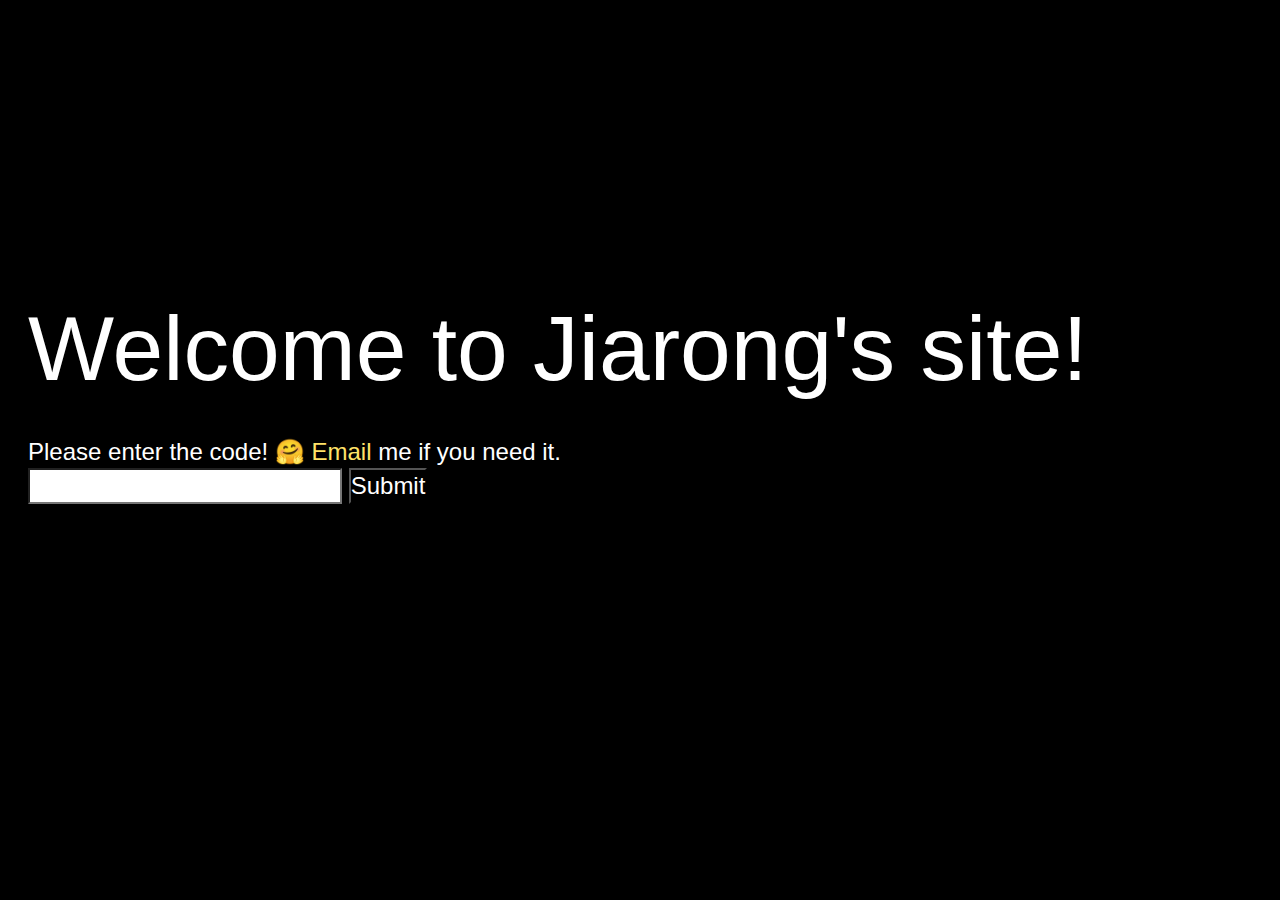
<file: skinceuticals.html>
<!doctype html>
<html>
<head>
	 <link rel="stylesheet" href="styles.css">
	<meta charset="UTF-8" name="viewport" content="width=device-width, initial-scale=1.0">
	<title>JL Portfolio</title>
	<link rel="icon" type="image/x-icon" href="img/logo-jl-icon.svg">
	<script>
        document.addEventListener('DOMContentLoaded', (event) => {
            if (!sessionStorage.getItem('authenticated')) {
                window.location.href = 'password.html?page=project1.html';
            }
        });
    </script>
	
</head>

<body>
	<main>
		<nav id="nav">
			<ul style="height:auto;">
				<li><span><a href="index.html" class="text-link"><img src="img/logo-jl.svg" alt="jl-logo" height="30px" ></a></span></li>
				<li><a style="float: right; " href="index.html#projects" class="text-link">Projects</a></li>
				<li><a style="float: right; margin-right: 40px;" href="about.html" class="text-link">About</a></li>
			</ul>
		</nav>
		

		<div class="text-container">
			<p style="padding-bottom: 16px;">SkinCeuticals</p>
			<h1>Create a sensorial experience that unravels the science behind skincare</h1>
		</div>

		<div class="img-container" >
			<div class="fade-in"><img src="img/skinceuticals-mobile.png" alt="SkinCeuticals Mobile" style="float:right; width:80%; height:auto; border-radius: 8px;"></div>
		</div>

		<div class="text-container row" style="clear: right; padding-top: 5rem;">
			<p class="col-1">Overview</p>
			<h3 class="col-3">SkinCeuticals provides advanced skincare for all skin types and concerns. I had the opportunity to redesign the online experience for both mobile and desktop to better reflect the company's vision.<br><br>I worked with a cross-functional team and was responsible for establishing the design direction and building the design system.</h3>
			<br>
		</div>

		<div class="img-container" >
			<div class="fade-in"><img src="img/skinc-bna.png" alt="SkinCeuticals Before and After" style="width:100%; height:auto; border-radius: 8px;"></div>
		</div>

		<div class="text-container row">
			<p class="col-1">Research</p>
			<h3 class="col-3">The team conducted user interviews and workshops to identify pain points and create personas and a customer journey map. These insights clarified what the evolved DTC experience should be.</h3>
			<br>
		</div>

		<div class="text-container row">
			<p class="col-1">Design exploration</p>
			<h3 class="col-3">I worked closely with the creative director to develop three distinctive design concepts. This part of the process is my favorite because it allows me to think creatively and explore all possible solutions.</h3>
			<br>
		</div>


		<div class="img-container" >
			<div class="fade-in"><img src="img/skinc-concepts.png" alt="SkinCeuticals Concepts" style="width:100%; height:auto; border-radius: 8px;"></div>
		</div>

		<div class="text-container row">
			<p class="col-1">Design system</p>
			<h3 class="col-3">Creating a design system helps manage design at scale by reducing redundancy and eliminating inconsistency. <br><br>This consistency leads to a more cohesive user experience and can significantly reduce development time and costs.</h3>
			<br>
		</div>


		<div class="img-container" >
			<div class="fade-in"><img src="img/skinc-style.png" alt="SkinCeuticals Style Guides" style="width:100%; height:auto; border-radius: 8px;"></div>
		</div>

		<div class="img-container" >
			<div class="fade-in"><img src="img/skinc-mobile.png" alt="SkinCeuticals Mobile Screens" style="width:100%; height:auto; border-radius: 8px;"></div>
		</div>

		<div class="img-container" >
			<div class="fade-in"><img src="img/skinc-desktop.png" alt="SkinCeuticals Desktop Screens" style="width:100%; height:auto; border-radius: 8px;"></div>
		</div>

		<div class="img-container" >
			<div class="fade-in"><img src="img/skinc-account.png" alt="SkinCeuticals Account" style="width:100%; height:auto; border-radius: 8px;"></div>
		</div>

		<div class="text-container row">
			<p class="col-1">Impact</p>
			<h3 class="col-3">The migration to a new web design proved very successful for SkinCeuticals, yielding impressive results within the first two weeks.<br><br>
				Site conversion rate: +58%<br>
				PDP conversion rate: +122%<br>
				Bounce rate: -23%</h3>
			
		</div>

		<hr>
		
		<div>
			<p style="float:left; padding:20px;"><a href="schillerducanto.html" class="text-link">&#8592; Schiller DuCanto & Fleck</a></p>
			<p style="float:right; padding:20px;"><a href="colorsonic.html" class="text-link">ColorSonic &#8594;</a></p>
		</div>

		
		<footer>
			<h1>Get in touch!</h1>
			<p style="padding-top:20px;">Connect with me on <a href="https://www.linkedin.com/in/jiarongli9/" style="color:#FFE268" class="text-link">LinkedIn</a> or email me at <a href="mailto:jiarongli9@gmail.com" class="text-link" style="color:#FFE268">jiarongli9@gmail.com</a>.</p>
			<p style="color:#999; padding-top: 100px;">Designed and coded by Jiarong Li 2024</p>
		</footer>
		
		</main>
		<script src="script.js"></script>
		
</body>
</html>
</file>
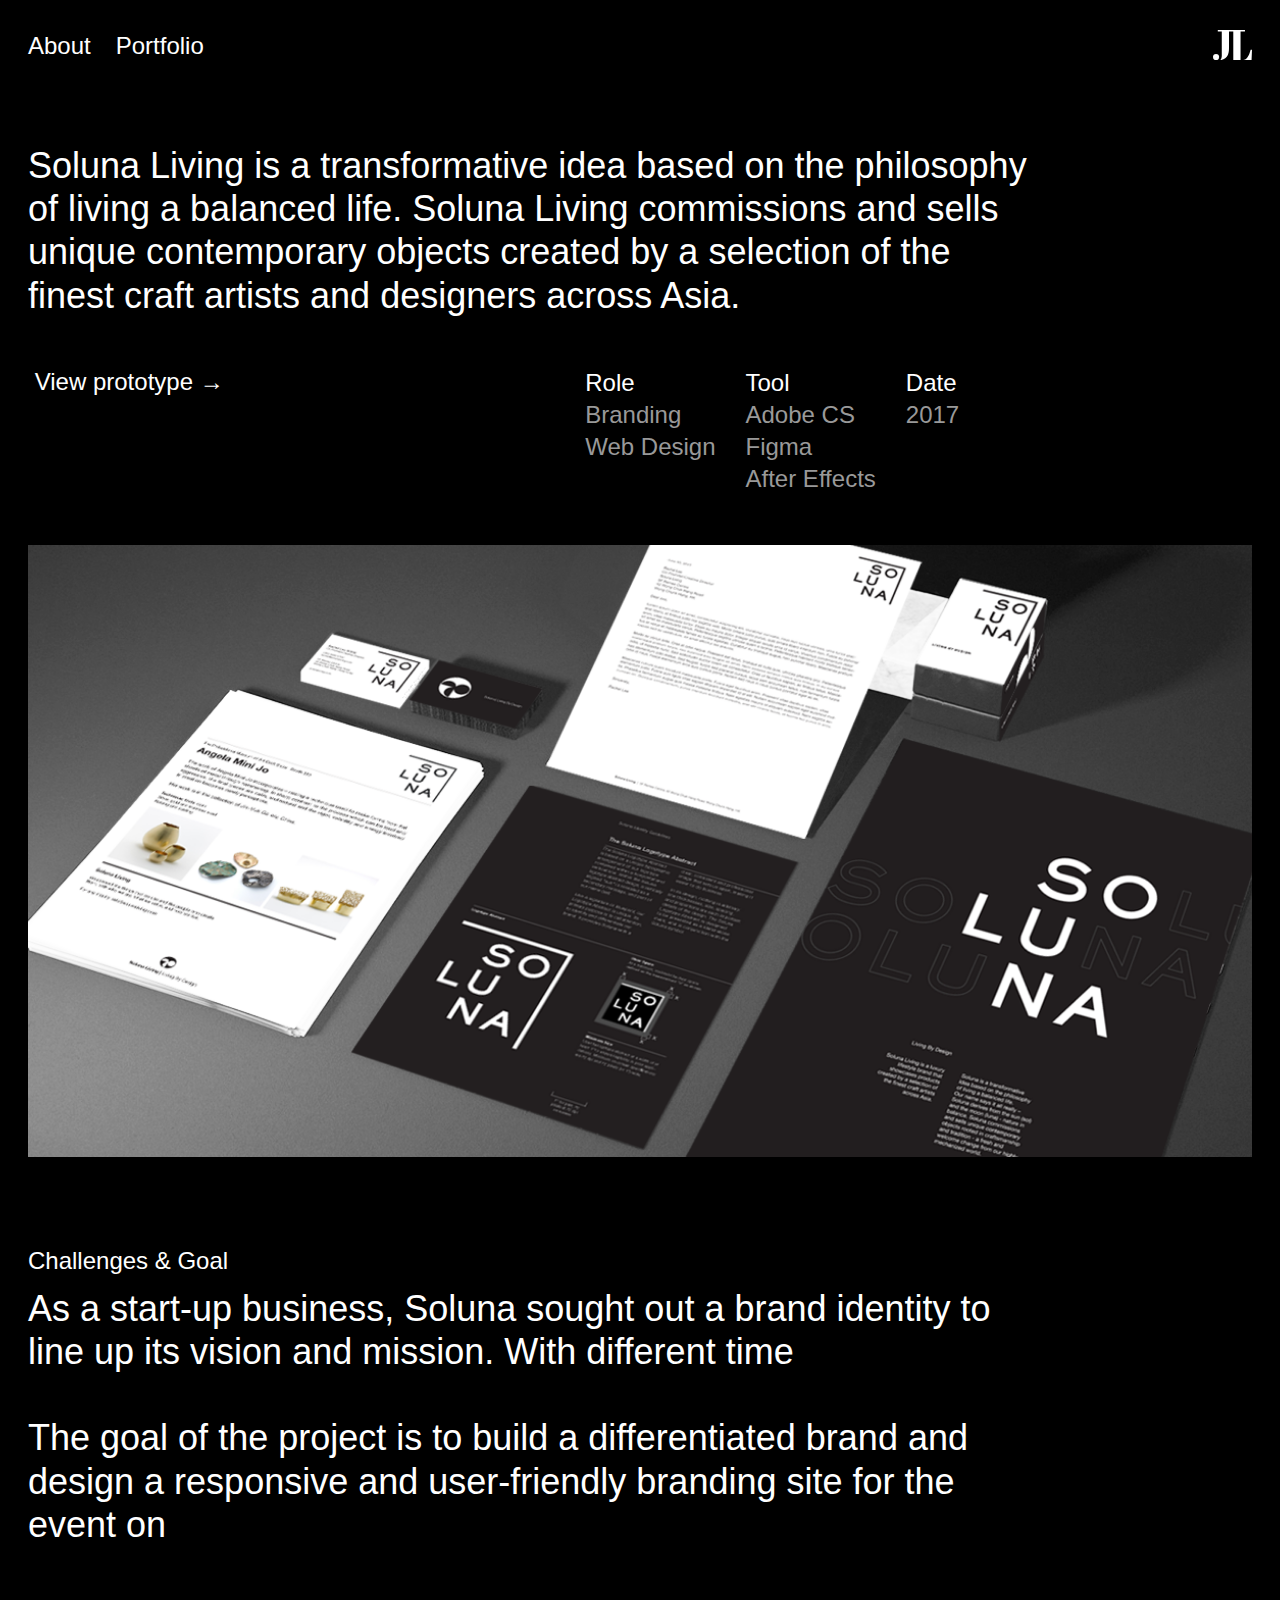
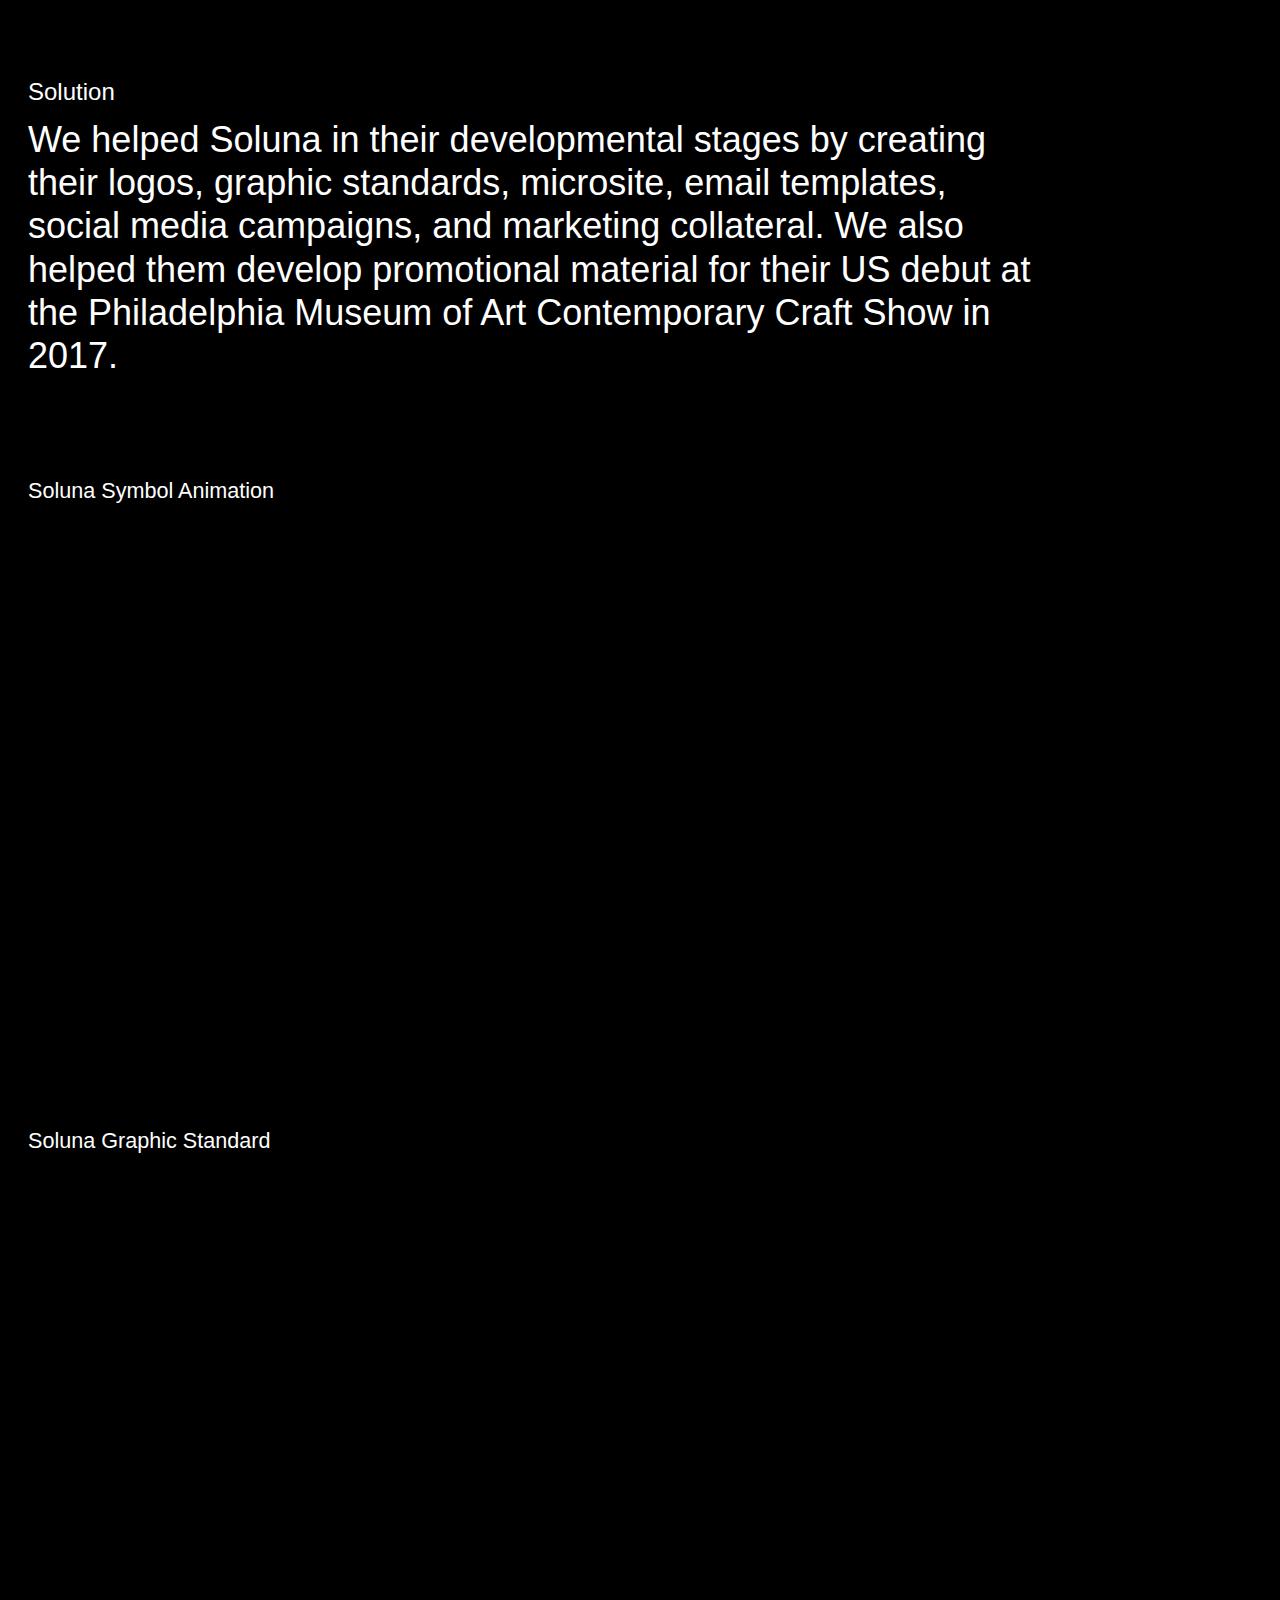
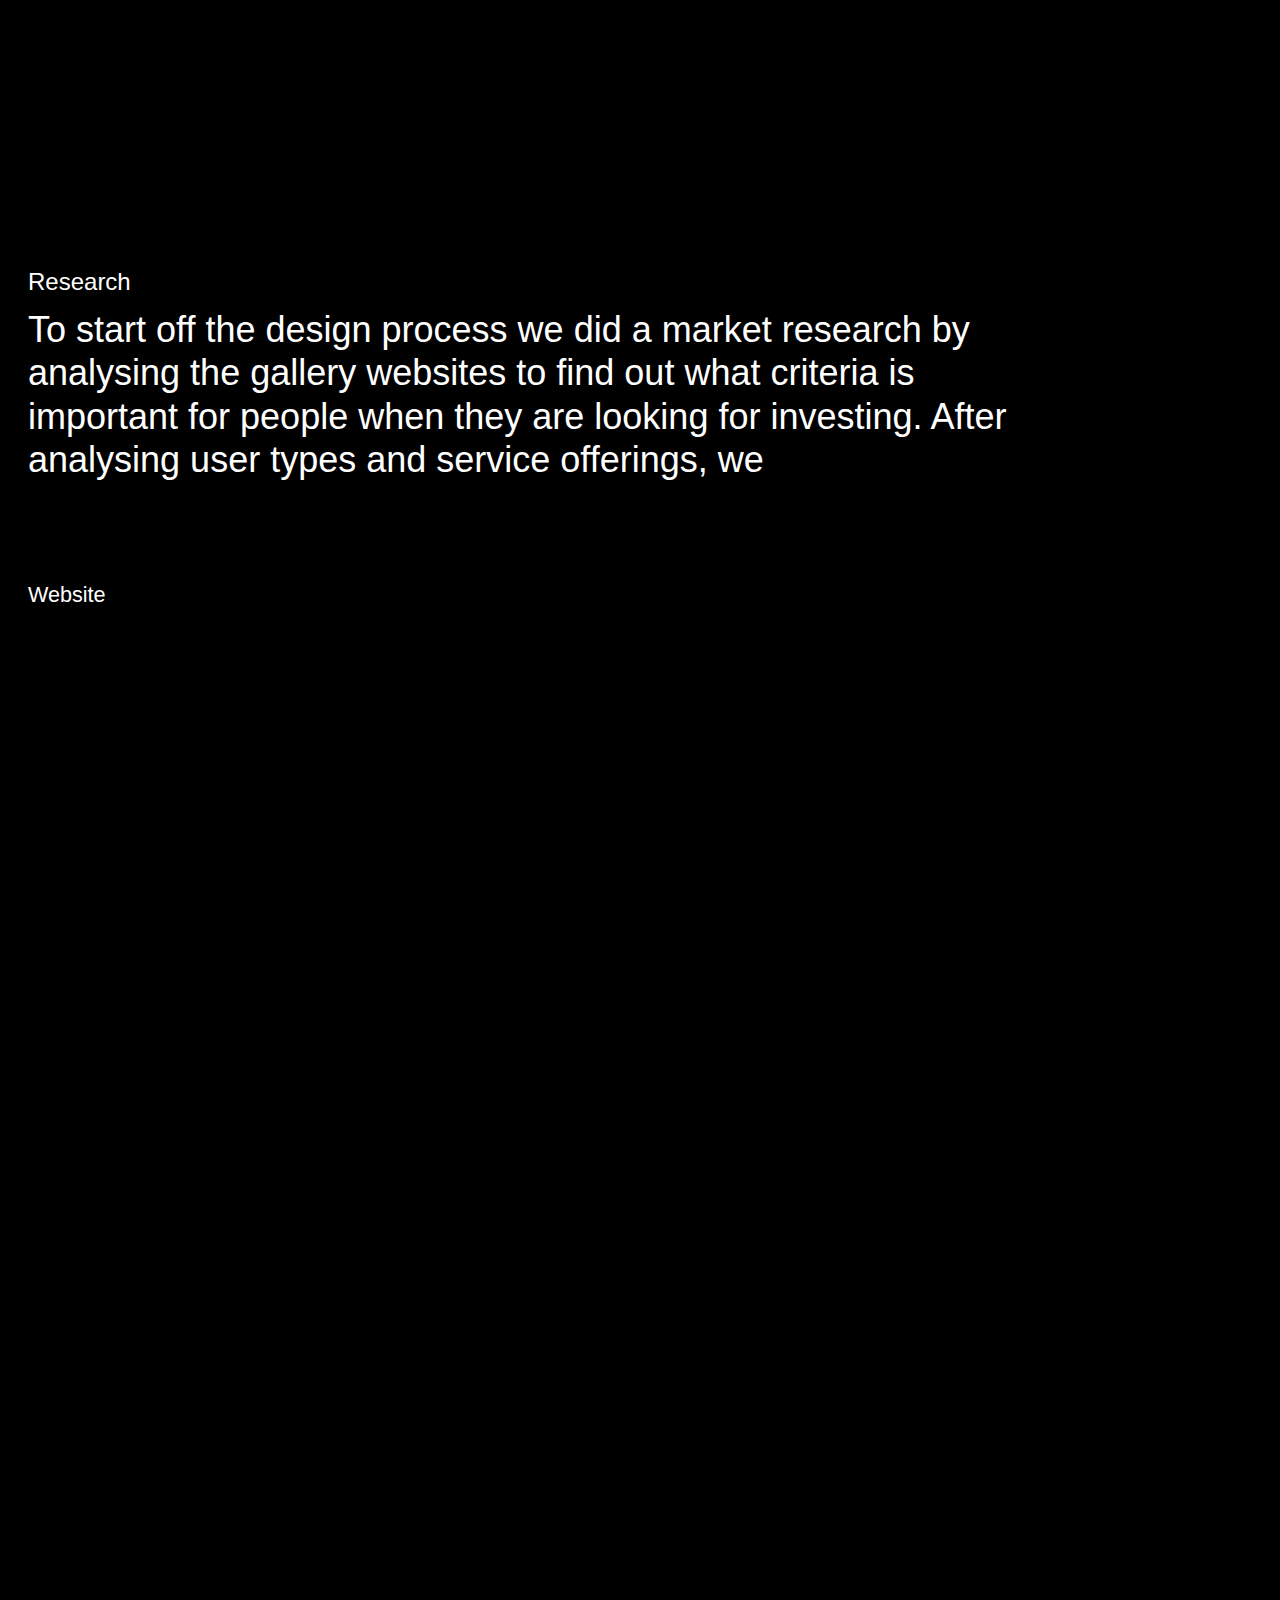
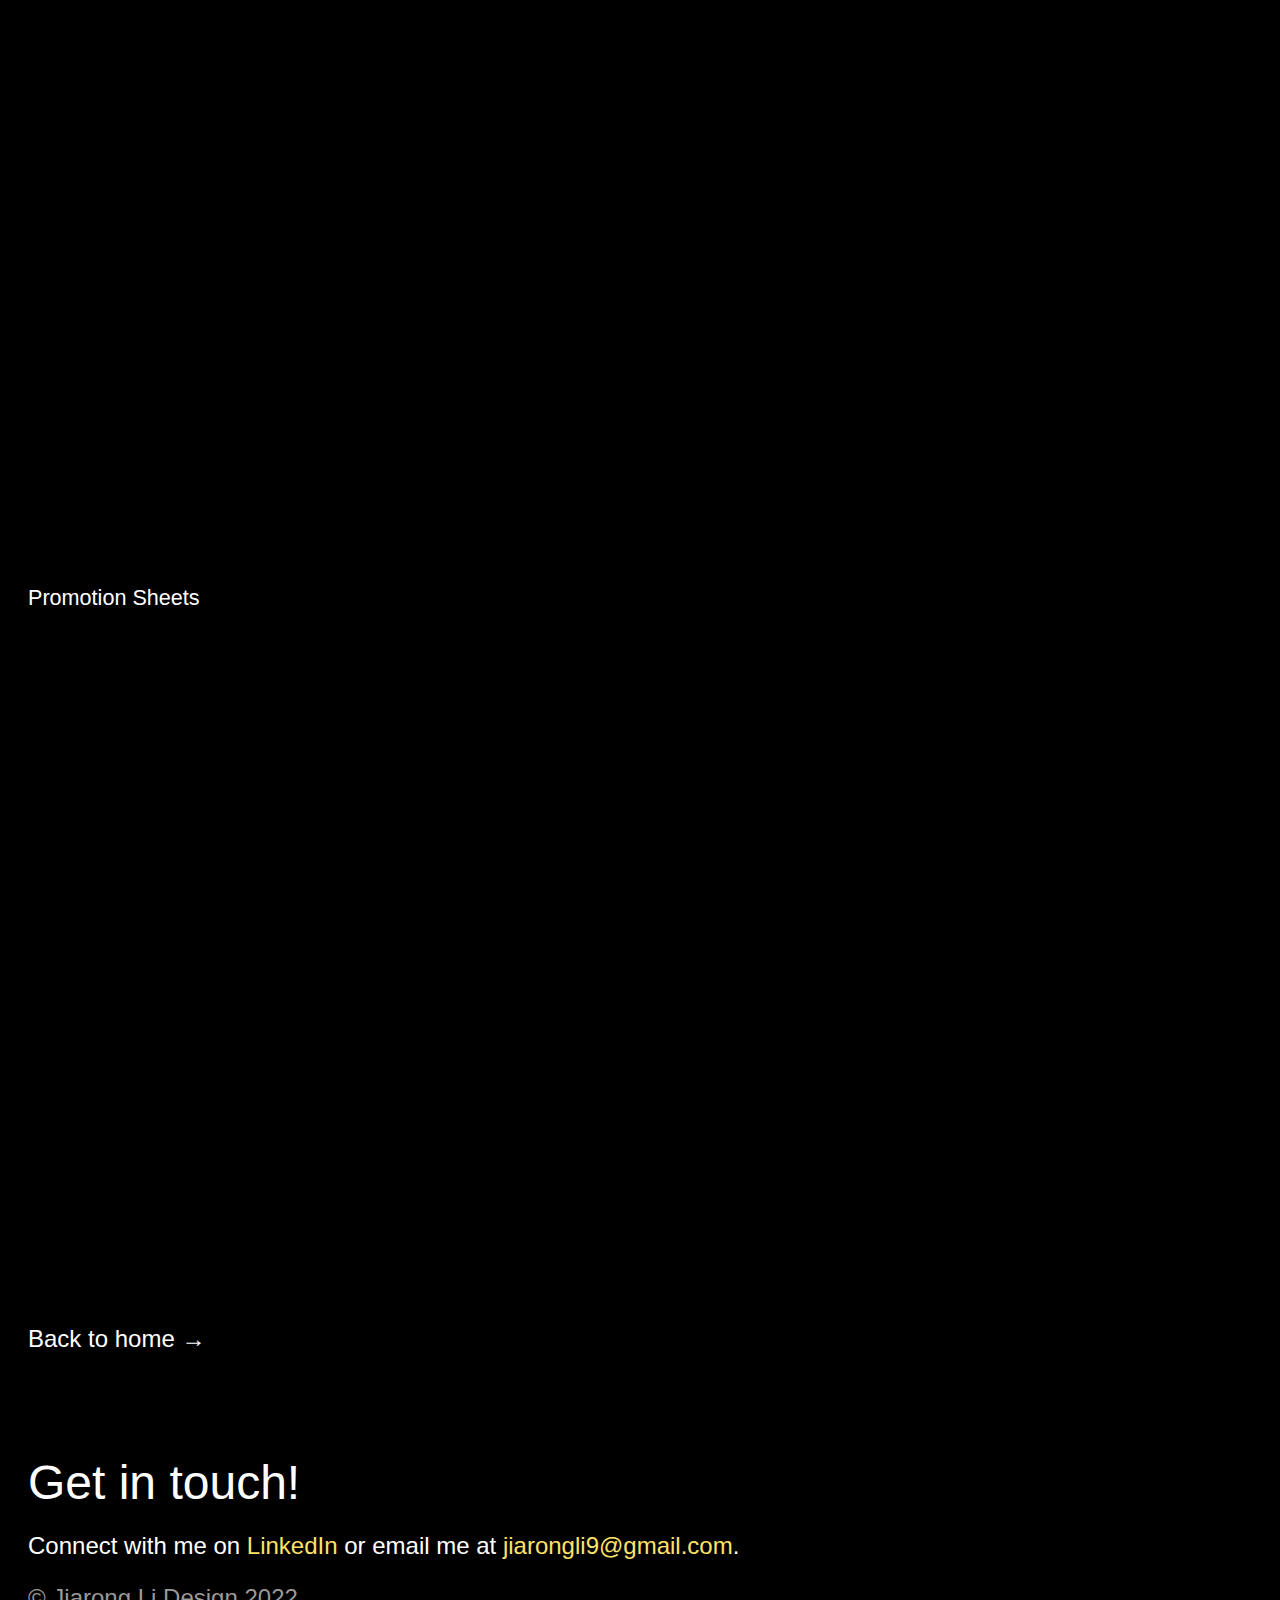
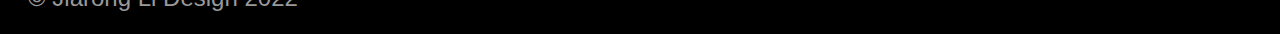
<file: soluna.html>
<!doctype html>
<html>
<head>
	 <link rel="stylesheet" href="styles.css">
	<meta charset="UTF-8" name="viewport" content="width=device-width, initial-scale=1.0">
	<title>JL Portfolio</title>
	<link rel="icon" type="image/x-icon" href="img/logo-jl-icon.svg">
	
</head>

<body>
	<main>
		<nav id="nav">
			<a href="about.html">About</a>
			<a href="index.html#portfolio">Portfolio</a>
			<span style="float: right;"><img src="img/logo-jl.svg" alt="jl-logo" height="30px"></span>
		</nav>
		

		<div class="text-container">
			<h3 style="padding-bottom: 50px;">Soluna Living is a transformative idea based on the philosophy of living a balanced life. Soluna Living commissions and sells unique contemporary objects created by a selection of the finest craft artists and designers across Asia.</h3>
			<span class="row">
			<p class="col-2"> <a href="https://www.figma.com/proto/cCkfNSZDEshppd6GbyhjNW/Soluna?page-id=0%3A1&node-id=1%3A2&viewport=-1002%2C278%2C0.5&scaling=scale-down&starting-point-node-id=1%3A2">&nbsp;View prototype &#8594;</a></p>
			<div class="col-2">
				<table>
					<tr>
					  <th>Role</th>
					  <th>Tool</th>
					  <th>Date</th>
					</tr>
					<tr>
					  <td>Branding</td>
					  <td>Adobe CS</td>
					  <td>2017</td>
					</tr>
					<tr>
						<td>Web Design</td>
						<td>Figma</td>
					  </tr>
					  <tr>
						<td></td>
						<td>After Effects</td>
					  </tr>
				  </table>
				</div>
				</span>
		</div>
		
		
		<div class="img-container">
			<div class="fade-in"><img src="img/soluna_branding.png" alt="Soluna Branding" style="width:100%; height:auto;"></div>
		</div>

		<div class="text-container">
			<p>Challenges & Goal</p>
			<h3 style="padding-bottom: 50px; padding-top: 10px;">As a start-up business, Soluna sought out a brand identity to line up its vision and mission. With different time<br><br> The goal of the project is to build a differentiated brand and design a responsive and user-friendly branding site for the event on</h3>
		</div>

		<div class="text-container">
			<p>Solution</p>
			<h3 style="padding-bottom: 50px; padding-top: 10px;">We helped Soluna in their developmental stages by creating their logos, graphic standards, microsite, email templates, social media campaigns, and marketing collateral. We also helped them develop promotional material for their US debut at the Philadelphia Museum of Art Contemporary Craft Show in 2017.</h3>
		</div>

		<div class="img-container">
			<h4>Soluna Symbol Animation</h4>
			<div class="fade-in"><img src="img/Soluna-Symbol_1.gif" alt="Soluna Symbol Animation" style="width:100%; height:auto;"></div>
		</div>

		

		<div class="img-container">
			<h4>Soluna Graphic Standard</h4>
			<div class="fade-in"><img src="img/Soluna_GraphicStandard.png" alt="Soluna Graphic Standard" style="width:100%; height:auto;"></div>
		</div>

		<div class="text-container">
			<p>Research</p>
			<h3 style="padding-bottom: 50px; padding-top: 10px;">To start off the design process we did a market research by analysing the gallery websites to find out what criteria is important for people when they are looking for investing. After analysing user types and service offerings, we </h3>
		</div>

		<div class="img-container">
			<h4>Website</h4>
			<div class="fade-in"><img src="img/Soluna_web.png" alt="Soluna Promotion Sheets" style="width:100%; height:auto;"></div>
		</div>

		<div class="img-container">
			<div class="fade-in"><img src="img/Soluna_web2.png" alt="Soluna Promotion Sheets" style="width:100%; height:auto;"></div>
		</div>

		<div class="img-container">
			<h4>Social Media</h4>
			<div class="fade-in"><img src="img/Soluna_social.png" alt="Soluna Promotion Sheets" style="width:100%; height:auto;"></div>
		</div>
		
		<div class="img-container">
			<h4>Email</h4>
			<div class="fade-in"><img src="img/Soluna_email.png" alt="Soluna Promotion Sheets" style="width:100%; height:auto;"></div>
		</div>

		<div class="img-container">
			<h4>Promotion Sheets</h4>
			<div class="fade-in"><img src="img/Soluna_promotionsheet.png" alt="Soluna Promotion Sheets" style="width:100%; height:auto;"></div>
		</div>

		



	



		<div class="text-container">
			<p><a href="index.html" target="_blank">Back to home &#8594;</a></p>
		</div>
		
		<footer>
			<h2>Get in touch!</h2>
			<p style="padding-top:20px;">Connect with me on <a href="https://www.linkedin.com/in/jiarongli9/" style="color:#FFE268">LinkedIn</a> or email me at <a href="mailto:jiarongli9@gmail.com" style="color:#FFE268">jiarongli9@gmail.com</a>.</p>
			<p style="color:#999; padding-top: 20px;">&copy; Jiarong Li Design 2022</p>
		</footer>
		
		</main>
		<script src="script.js"></script>
		
</body>
</html>
</file>
<file: styles.css>
@charset "UTF-8";
/* CSS Document */

* {
	margin:0;
	padding:0;
	font-family: Arial,Helvetica,sans-serif;
	font-weight: 100;
	font-size: 24px;
	line-height: 32px;
	background-color: black;
	color:white;
	box-sizing:border-box;
}

/* body*/
body{
	max-width: 1264px;
	margin:auto;
}

/* nav */
#nav {
	font-size: 18px;
	margin:30px 20px;
}

#nav a{
	margin-right:20px;
	
}

/* link animation */
a {
	position: relative;
	color:white;
	padding: 0.1em 0;
	text-decoration: none;
}

a:hover {
  color: white;
}

a::before {
  content: "";
  position: absolute;
  width: 100%;
  height: 3px;
  bottom: -5px;
  left: 0;
  background-color: white;
  transform: scaleX(0);
  transition: transform 0.3s ease-in-out;
}

a:hover::before {
  transform: scaleX(1);
}

/* containers */
.text-container{
	margin:80px 20px 50px 20px;
	width: 80%;
}

.img-container{
	margin:50px 20px;
}

.video-container {
	position: relative; 
	padding-bottom: 56.25%; 
	padding-top: 30px; 
	height: 0; 
	overflow: hidden;
	margin:10px 20px;
}

.video-container iframe {
	position: absolute; 
	top: 0; 
	left: 0; 
	width: 100%; 
	height: 100%; 
}

/* fonts */
h1{
	font-size: 3.8rem;
	line-height: 4rem;
}
h2{
	font-size: 2rem;
	line-height: 2.3rem;
}
h3{
	font-size: 1.5rem;
	line-height: 1.8rem;
}

h4{
	font-size: .9rem;
	line-height: 1.2rem;
	padding-bottom: 10px;
	
}

h5{
	font-size: 1rem;
	line-height: 1.3rem;
	padding-bottom: 10px;
	
}
/* columns */
.row:after {
	content: "";
	display: table;
	clear: both;
	margin-bottom:50px;
  }

.col-2{
	width:50%;
	padding-right:50px;
	float: left;
}
.col-0{
	width:70%;
	float: left;
}


/* text animation */
.text-animation {
	white-space: nowrap;
	overflow: hidden;
	width: 100%;
	animation: animtext 2s steps(80, end); 
	transition: all cubic-bezier(0.1, 0.7, 1.0, 0.1);
}

@keyframes animtext { 
  from {
      width: 0;
	  transition: all 2s ease-in-out;
  } 
}


/* fade-in animation */
.fade-in{
	opacity: 0;
	transition:  400ms ease-in;
	transform: translateX(20px);
}

.fade-in.appear{
	opacity:1;
	transform: translateX(0px);
}


/* table */
table {
	border-collapse:collapse;
	float:right;
	clear: both;
}
th, td{
	padding-right:30px;
	text-align:left;
	vertical-align: top;
}
td{
	color:#999;
}


.clearfix{
	clear: both;

}


/* footer */
footer{
	margin:100px 20px 20px 20px;
	clear:both;
}

footer p a::before {
	background-color: #FFE268;
	
}

/* small screens */
@media screen and (max-width: 1112px){
	.col-2{
		width:100%;
	}
	.col-0{
		width:100%;
	}
	table{
		margin-top:20px;
	}
	.text-container{
		width: 90%;
		margin:30px 20px;
	}
	
}
@media screen and (max-width: 768px){
	#nav{
		font-size: 16px;
	}
	h1{
		font-size: 3rem;
		line-height:3.5rem;
	}
	h2{
		font-size: 1.5rem;
		line-height: 1.8rem;
	}
	h3{
		font-size: 1rem;
		line-height: 1.3rem;
	}
	h4{
		font-size: .8rem;
		line-height: 1rem;
	}
	h5{
		font-size: .9rem;
		line-height: 1rem;
	}
	p{
		font-size:18px;
		line-height: 24px;
	}
	.video-container iframe {
		width: 100%; 
		height: 100%; 
	}
}

@media screen and (max-width: 530px){
	*{
		font-size: 16px;
	}
	h1{
		font-size: 2.8rem;
		line-height:3.3rem;
	}
	h2{
		font-size: 1.5rem;
		line-height: 1.8rem;
	}
	h3{
		font-size: 1rem;
		line-height: 1.4rem;
	}
	h4{
		font-size: .8rem;
		line-height: 1rem;
	}
	h5{
		font-size: .9rem;
		line-height: 1rem;
	}
	p{
		font-size: 18px;
		line-height: 24px;
	}
	table {
		float:left;
		margin-right:-10%;
	}
	th, td{
		padding-right:15px;
		
	}
	.text-container{
		width: 90%;
		margin:20px 20px;
	}

}

/* */
header {
	margin: 50px 20px;
	height: 2.5em;
	overflow: hidden;
	width: 100%;
  }
  
  ul,
  li {
	height: 13.5em;
	margin: 0px;
	padding: 0px;
	width: 100%;
  }
  
  li {
	list-style-type: none;
	margin: 0;
	height: 1em !important;
	padding: 0px 0px;
	font-size: 2.5em;
	text-transform: uppercase;
	width: 100%;
  }
  
  .t {
	animation-name: titleflip;
	animation: titleflip 6s ease-in-out infinite;
	  }
  
  @-webkit-keyframes titleflip {
	0%, 17% {
	transform: translate(0px, -12em);
	}
	17%, 34% {
   transform: translate(0px, -9.5em);
	}
	34%, 51% {
	transform: translate(0px, -7em);
	}
	51%, 68% {
	transform: translate(0px, -4.5em);
	}
	68%, 85% {
	transform: translate(0px, -2em);
	}
	85%, 100% {
	transform: translate(0px, 0.5em);
	}
	100%, 0% {
	transform: translate(0px, -13em);
	}
  }
</file>
